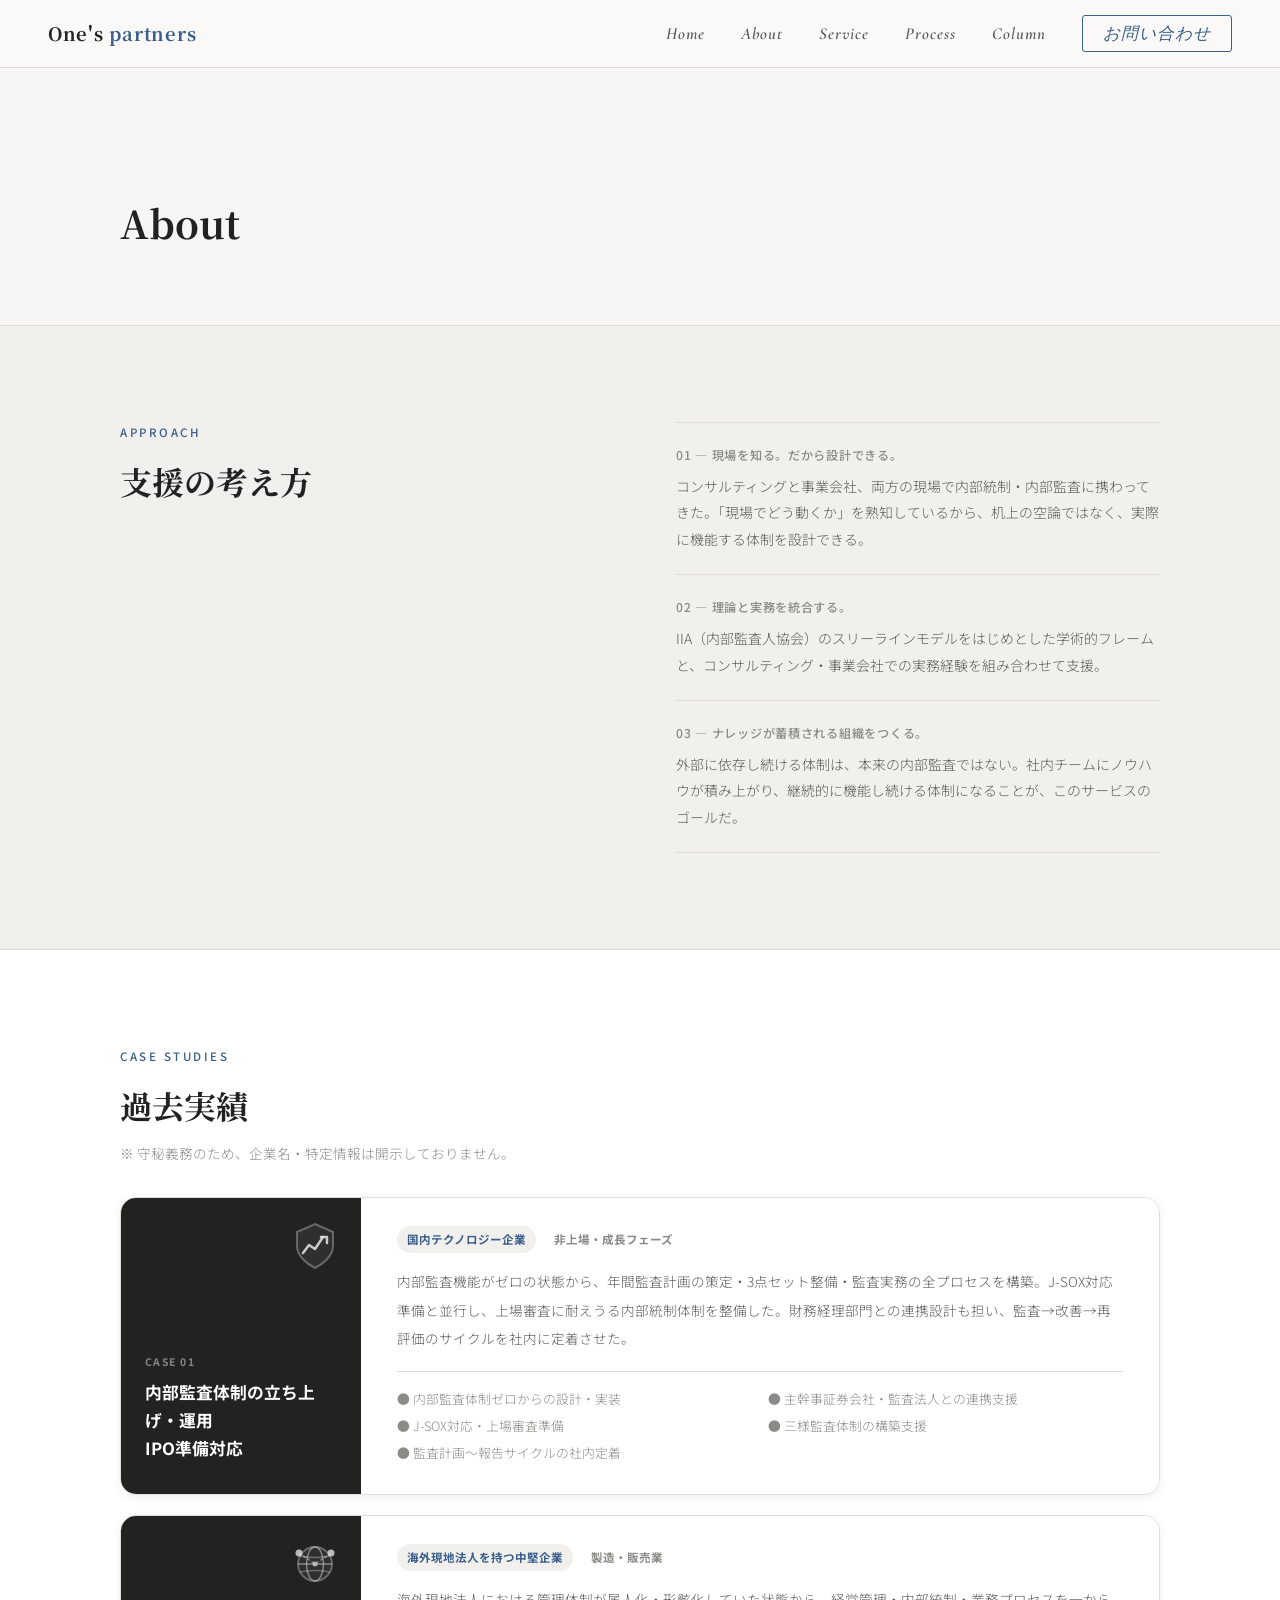
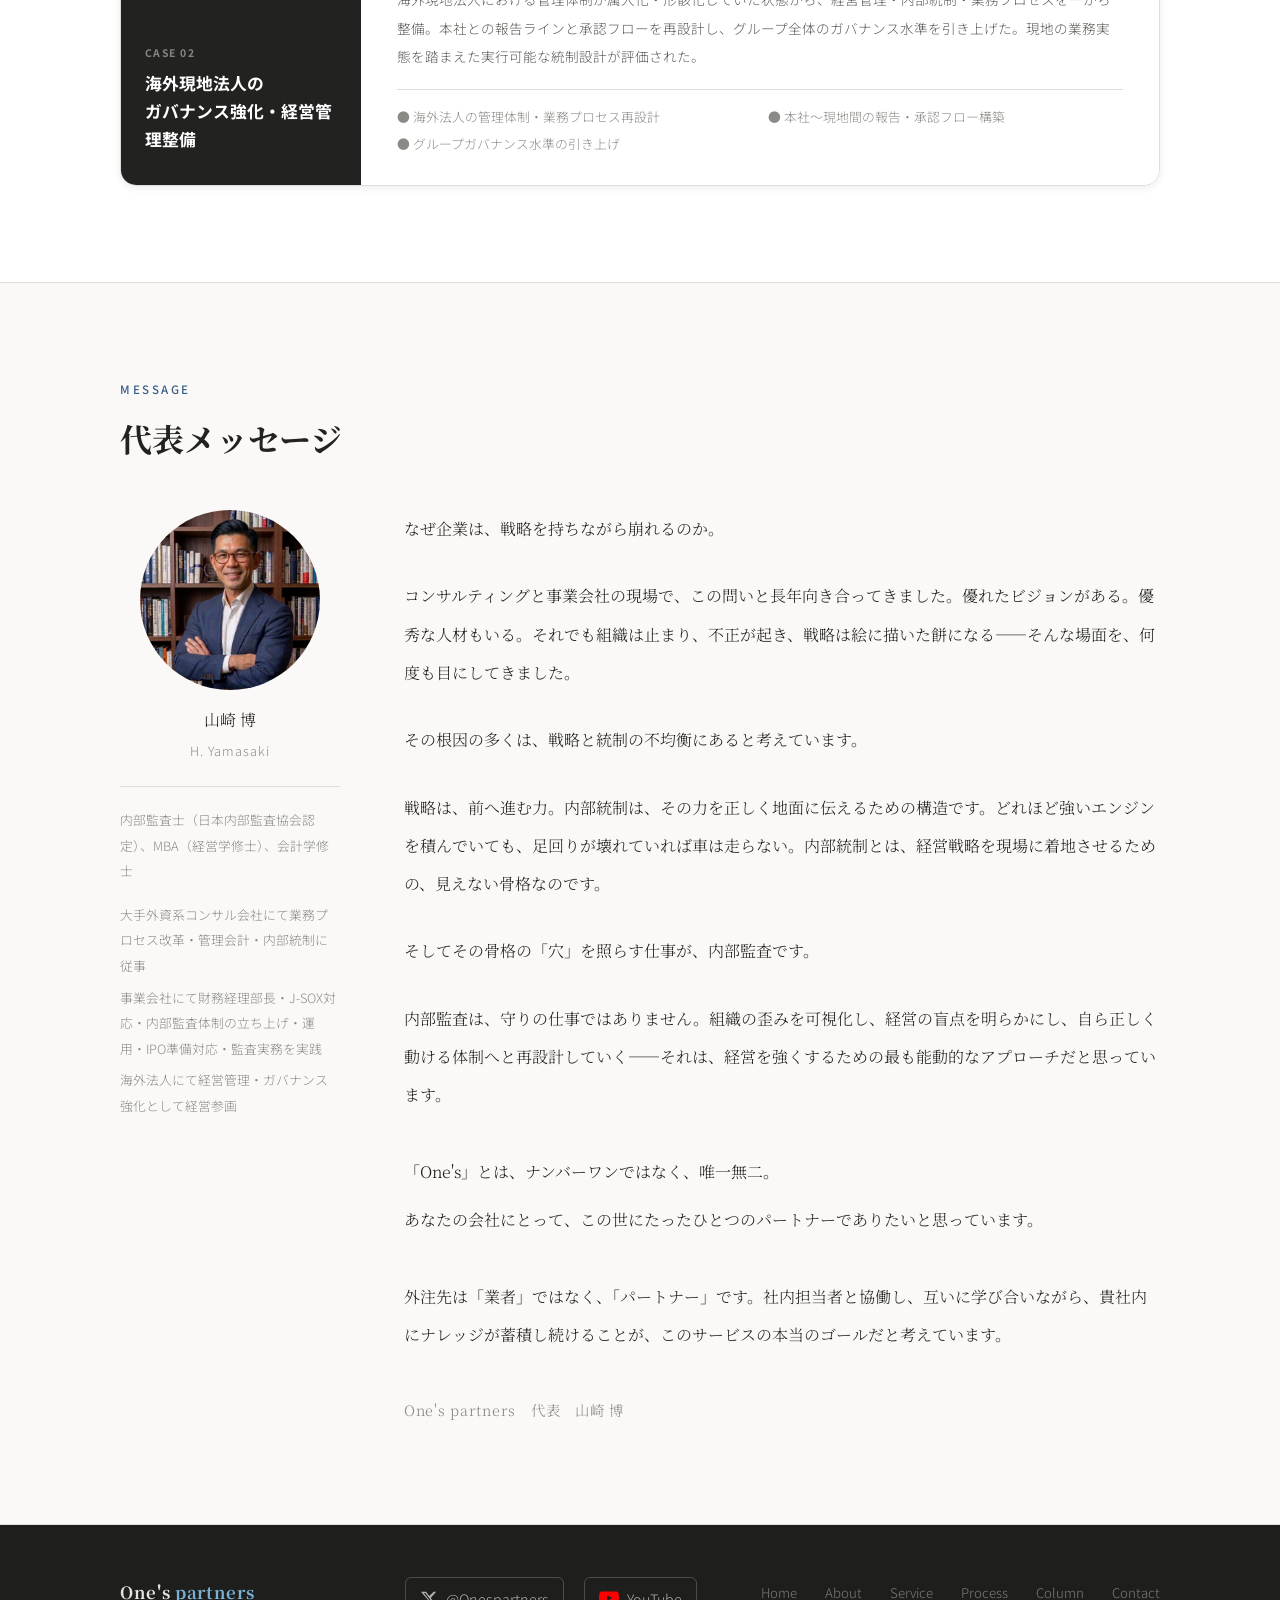
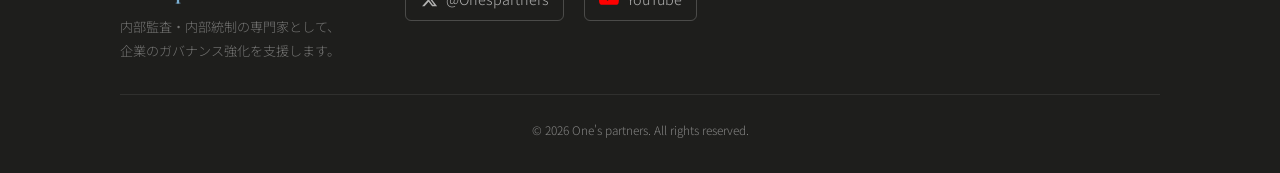
<file: about.html>
<!DOCTYPE html>
<html lang="ja">
<head>
  <meta charset="UTF-8">
  <meta name="viewport" content="width=device-width, initial-scale=1.0">
  <title>About | One's partners</title>
  <meta name="description" content="山崎博（H.Yamasaki）のプロフィール。会計大学院×MBA×内部監査士、J-SOX内部監査・内部統制専門コンサルタント。">
  <link rel="stylesheet" href="css/style.css">
</head>
<body>

<nav>
  <a href="index.html" class="nav-logo">One's<span> partners</span></a>
  <ul class="nav-links">
    <li><a href="index.html">Home</a></li>
    <li><a href="about.html">About</a></li>
    <li><a href="service.html">Service</a></li>
    <li><a href="process.html">Process</a></li>
    <li><a href="column.html">Column</a></li>
    <li><a href="contact.html" class="nav-cta">お問い合わせ</a></li>
  </ul>
</nav>

<div class="page-hero" style="background-image:url('https://images.unsplash.com/photo-1517502884422-41eaead166d4?auto=format&fit=crop&w=1600&q=80'); background-size:cover; background-position:center; position:relative; overflow:hidden;">
  <div style="position:absolute; inset:0; background:rgba(250,249,247,0.75); z-index:0; pointer-events:none;"></div>
  <div class="page-hero-inner" style="position:relative; z-index:1;">
    <h1 class="page-hero-title">About</h1>
  </div>
</div>

<!-- PHILOSOPHY -->
<div class="philosophy-section">
  <div class="philosophy-inner">
    <div>
      <p class="section-eyebrow">Approach</p>
      <h2 class="section-title">支援の考え方</h2>
    </div>
    <div class="philosophy-points">
      <div class="philosophy-point fade-up d-1">
        <p class="pp-num">01 — 現場を知る。だから設計できる。</p>
        <p class="pp-text">コンサルティングと事業会社、両方の現場で内部統制・内部監査に携わってきた。「現場でどう動くか」を熟知しているから、机上の空論ではなく、実際に機能する体制を設計できる。</p>
      </div>
      <div class="philosophy-point fade-up d-2">
        <p class="pp-num">02 — 理論と実務を統合する。</p>
        <p class="pp-text">IIA（内部監査人協会）のスリーラインモデルをはじめとした学術的フレームと、コンサルティング・事業会社での実務経験を組み合わせて支援。</p>
      </div>
      <div class="philosophy-point fade-up d-3">
        <p class="pp-num">03 — ナレッジが蓄積される組織をつくる。</p>
        <p class="pp-text">外部に依存し続ける体制は、本来の内部監査ではない。社内チームにノウハウが積み上がり、継続的に機能し続ける体制になることが、このサービスのゴールだ。</p>
      </div>
    </div>
  </div>
</div>

<!-- 支援実績 -->
<section style="background:#fff; border-top:1px solid var(--border);">
  <div class="section-inner">
    <p class="section-eyebrow">Case Studies</p>
    <h2 class="section-title" style="margin-bottom:12px;">過去実績</h2>
    <p style="font-size:0.85rem; color:var(--text-light); margin-bottom:32px;">※ 守秘義務のため、企業名・特定情報は開示しておりません。</p>
    <div style="display:flex; flex-direction:column; gap:20px;">

      <!-- Case 1 -->
      <div style="border:1px solid var(--border); border-radius:16px; overflow:hidden; box-shadow:var(--shadow-sm); display:grid; grid-template-columns:240px 1fr;">
        <div style="background:var(--navy); padding:32px 24px; position:relative; display:flex; flex-direction:column; justify-content:flex-end; min-height:180px;">
          <svg style="position:absolute; top:20px; right:18px; opacity:0.85;" width="56" height="56" viewBox="0 0 56 56" fill="none" xmlns="http://www.w3.org/2000/svg">
            <path d="M28 6 L46 14 L46 28 C46 38 36 46 28 50 C20 46 10 38 10 28 L10 14 Z" stroke="rgba(255,255,255,0.35)" stroke-width="2" fill="rgba(255,255,255,0.07)"/>
            <polyline points="16,35 22,27 28,31 36,19" stroke="rgba(255,255,255,0.9)" stroke-width="2.5" fill="none" stroke-linecap="round" stroke-linejoin="round"/>
            <polyline points="34,19 40,19 40,25" stroke="rgba(255,255,255,0.9)" stroke-width="2.5" fill="none" stroke-linecap="round" stroke-linejoin="round"/>
          </svg>
          <p style="font-size:0.65rem; font-weight:700; letter-spacing:0.14em; color:rgba(255,255,255,0.45); margin-bottom:8px;">CASE 01</p>
          <p style="font-size:1.05rem; font-weight:700; color:#fff; line-height:1.65;">内部監査体制の立ち上げ・運用<br>IPO準備対応</p>
        </div>
        <div style="padding:28px 36px; background:#fff;">
          <div style="display:flex; gap:8px; flex-wrap:wrap; margin-bottom:14px;">
            <span style="font-size:0.72rem; font-weight:700; color:var(--blue); background:var(--bg-blue); padding:3px 10px; border-radius:20px;">国内テクノロジー企業</span>
            <span style="font-size:0.72rem; font-weight:700; color:var(--text-light); background:var(--bg-gray); padding:3px 10px; border-radius:20px;">非上場・成長フェーズ</span>
          </div>
          <p style="font-size:0.85rem; color:var(--text-mid); line-height:2.1; margin-bottom:18px;">内部監査機能がゼロの状態から、年間監査計画の策定・3点セット整備・監査実務の全プロセスを構築。J-SOX対応準備と並行し、上場審査に耐えうる内部統制体制を整備した。財務経理部門との連携設計も担い、監査→改善→再評価のサイクルを社内に定着させた。</p>
          <div style="border-top:1px solid var(--border); padding-top:14px; display:grid; grid-template-columns:1fr 1fr; gap:0 16px; font-size:0.8rem; color:var(--text-light); line-height:2.1;">
            <p>● 内部監査体制ゼロからの設計・実装</p>
            <p>● 主幹事証券会社・監査法人との連携支援</p>
            <p>● J-SOX対応・上場審査準備</p>
            <p>● 三様監査体制の構築支援</p>
            <p>● 監査計画〜報告サイクルの社内定着</p>
          </div>
        </div>
      </div>

      <!-- Case 2 -->
      <div style="border:1px solid var(--border); border-radius:16px; overflow:hidden; box-shadow:var(--shadow-sm); display:grid; grid-template-columns:240px 1fr;">
        <div style="background:var(--navy); padding:32px 24px; position:relative; display:flex; flex-direction:column; justify-content:flex-end; min-height:180px;">
          <svg style="position:absolute; top:20px; right:18px; opacity:0.85;" width="56" height="56" viewBox="0 0 56 56" fill="none" xmlns="http://www.w3.org/2000/svg">
            <circle cx="28" cy="28" r="17" stroke="rgba(255,255,255,0.35)" stroke-width="2" fill="rgba(255,255,255,0.07)"/>
            <ellipse cx="28" cy="28" rx="8.5" ry="17" stroke="rgba(255,255,255,0.5)" stroke-width="1.5" fill="none"/>
            <line x1="11" y1="28" x2="45" y2="28" stroke="rgba(255,255,255,0.5)" stroke-width="1.5"/>
            <path d="M13 20 Q28 23 43 20" stroke="rgba(255,255,255,0.35)" stroke-width="1.5" fill="none"/>
            <path d="M13 36 Q28 33 43 36" stroke="rgba(255,255,255,0.35)" stroke-width="1.5" fill="none"/>
            <circle cx="12" cy="17" r="3.5" fill="rgba(255,255,255,0.8)"/>
            <circle cx="44" cy="17" r="3.5" fill="rgba(255,255,255,0.8)"/>
            <line x1="12" y1="17" x2="28" y2="28" stroke="rgba(255,255,255,0.5)" stroke-width="1.5" stroke-dasharray="3,2"/>
            <line x1="44" y1="17" x2="28" y2="28" stroke="rgba(255,255,255,0.5)" stroke-width="1.5" stroke-dasharray="3,2"/>
            <circle cx="28" cy="28" r="2.5" fill="rgba(255,255,255,0.7)"/>
          </svg>
          <p style="font-size:0.65rem; font-weight:700; letter-spacing:0.14em; color:rgba(255,255,255,0.45); margin-bottom:8px;">CASE 02</p>
          <p style="font-size:1.05rem; font-weight:700; color:#fff; line-height:1.65;">海外現地法人の<br>ガバナンス強化・経営管理整備</p>
        </div>
        <div style="padding:28px 36px; background:#fff;">
          <div style="display:flex; gap:8px; flex-wrap:wrap; margin-bottom:14px;">
            <span style="font-size:0.72rem; font-weight:700; color:var(--blue); background:var(--bg-blue); padding:3px 10px; border-radius:20px;">海外現地法人を持つ中堅企業</span>
            <span style="font-size:0.72rem; font-weight:700; color:var(--text-light); background:var(--bg-gray); padding:3px 10px; border-radius:20px;">製造・販売業</span>
          </div>
          <p style="font-size:0.85rem; color:var(--text-mid); line-height:2.1; margin-bottom:18px;">海外現地法人における管理体制が属人化・形骸化していた状態から、経営管理・内部統制・業務プロセスを一から整備。本社との報告ラインと承認フローを再設計し、グループ全体のガバナンス水準を引き上げた。現地の業務実態を踏まえた実行可能な統制設計が評価された。</p>
          <div style="border-top:1px solid var(--border); padding-top:14px; display:grid; grid-template-columns:1fr 1fr; gap:0 16px; font-size:0.8rem; color:var(--text-light); line-height:2.1;">
            <p>● 海外法人の管理体制・業務プロセス再設計</p>
            <p>● 本社〜現地間の報告・承認フロー構築</p>
            <p>● グループガバナンス水準の引き上げ</p>
          </div>
        </div>
      </div>

    </div>
  </div>
</section>

<!-- FOUNDER MESSAGE -->
<section style="background:var(--bg-gray); border-top:1px solid var(--border); border-bottom:1px solid var(--border);">
  <div class="section-inner">
    <p class="section-eyebrow">Message</p>
    <h2 class="section-title" style="margin-bottom:48px;">代表メッセージ</h2>
    <div style="display:grid; grid-template-columns:220px 1fr; gap:64px; align-items:start;">
      <div style="text-align:center;">
        <div style="width:180px; height:180px; border-radius:50%; overflow:hidden; margin:0 auto 16px;">
          <img src="images/profile-photo.jpg" alt="山崎博" style="width:100%;height:100%;object-fit:cover;">
        </div>
        <p style="font-family:'Noto Serif JP',serif; font-size:1rem; color:var(--text); margin-bottom:4px;">山崎 博</p>
        <p style="font-size:0.8rem; color:var(--text-light); letter-spacing:0.08em; margin-bottom:24px;">H. Yamasaki</p>
        <div style="text-align:left; font-size:0.8rem; color:var(--text-light); line-height:2; border-top:1px solid var(--border); padding-top:20px;">
          <p style="margin-bottom:18px;">内部監査士（日本内部監査協会認定）、MBA（経営学修士）、会計学修士</p>
          <p style="margin-bottom:6px;">大手外資系コンサル会社にて業務プロセス改革・管理会計・内部統制に従事</p>
          <p style="margin-bottom:6px;">事業会社にて財務経理部長・J-SOX対応・内部監査体制の立ち上げ・運用・IPO準備対応・監査実務を実践</p>
          <p>海外法人にて経営管理・ガバナンス強化として経営参画</p>
        </div>
      </div>
      <div style="font-family:'Noto Serif JP',serif; font-size:1rem; line-height:2.4; color:var(--text);">
        <p style="margin-bottom:1.8em;">なぜ企業は、戦略を持ちながら崩れるのか。</p>
        <p style="margin-bottom:1.8em;">コンサルティングと事業会社の現場で、この問いと長年向き合ってきました。優れたビジョンがある。優秀な人材もいる。それでも組織は止まり、不正が起き、戦略は絵に描いた餅になる——そんな場面を、何度も目にしてきました。</p>
        <p style="margin-bottom:1.8em;">その根因の多くは、戦略と統制の不均衡にあると考えています。</p>
        <p style="margin-bottom:1.8em;">戦略は、前へ進む力。内部統制は、その力を正しく地面に伝えるための構造です。どれほど強いエンジンを積んでいても、足回りが壊れていれば車は走らない。内部統制とは、経営戦略を現場に着地させるための、見えない骨格なのです。</p>
        <p style="margin-bottom:1.8em;">そしてその骨格の「穴」を照らす仕事が、内部監査です。</p>
        <p style="margin-bottom:2.4em;">内部監査は、守りの仕事ではありません。組織の歪みを可視化し、経営の盲点を明らかにし、自ら正しく動ける体制へと再設計していく——それは、経営を強くするための最も能動的なアプローチだと思っています。</p>
        <p style="margin-bottom:0.6em;">「One's」とは、ナンバーワンではなく、唯一無二。</p>
        <p style="margin-bottom:2.4em;">あなたの会社にとって、この世にたったひとつのパートナーでありたいと思っています。</p>
        <p style="margin-bottom:2.4em;">外注先は「業者」ではなく、「パートナー」です。社内担当者と協働し、互いに学び合いながら、貴社内にナレッジが蓄積し続けることが、このサービスの本当のゴールだと考えています。</p>
        <p style="font-size:0.9rem; color:var(--text-light); letter-spacing:0.05em;">One's partners　代表　山崎 博</p>
      </div>
    </div>
  </div>
</section>

<footer>
  <div class="footer-inner">
    <div class="footer-top">
      <div>
        <a href="index.html" class="footer-logo">One's<span> partners</span></a>
        <p class="footer-desc">内部監査・内部統制の専門家として、<br>企業のガバナンス強化を支援します。</p>
      </div>
      <div style="flex:1; display:flex; justify-content:center; align-items:center; gap:20px;">
        <a href="https://x.com/Onespartners" target="_blank" rel="noopener" style="display:inline-flex; align-items:center; gap:8px; font-size:0.9rem; color:rgba(255,255,255,0.65); text-decoration:none; padding:8px 14px; border:1px solid rgba(255,255,255,0.2); border-radius:6px;">
          <svg width="18" height="18" viewBox="0 0 24 24" fill="currentColor"><path d="M18.244 2.25h3.308l-7.227 8.26 8.502 11.24H16.17l-4.714-6.231-5.401 6.231H2.746l7.73-8.835L1.254 2.25H8.08l4.261 5.636 5.903-5.636zm-1.161 17.52h1.833L7.084 4.126H5.117z"/></svg>
          @Onespartners
        </a>
        <a href="https://www.youtube.com/@Onespartners" target="_blank" rel="noopener" style="display:inline-flex; align-items:center; gap:8px; font-size:0.9rem; color:rgba(255,255,255,0.65); text-decoration:none; padding:8px 14px; border:1px solid rgba(255,255,255,0.2); border-radius:6px;">
          <svg width="20" height="15" viewBox="0 0 24 17" fill="#FF0000"><path d="M23.495 2.205a3.02 3.02 0 0 0-2.122-2.136C19.505 0 12 0 12 0S4.495 0 2.627.069a3.02 3.02 0 0 0-2.122 2.136C0 4.069 0 8.035 0 8.035s0 3.966.505 5.83a3.02 3.02 0 0 0 2.122 2.136C4.495 16.07 12 16.07 12 16.07s7.505 0 9.373-.07a3.02 3.02 0 0 0 2.122-2.136C24 12 24 8.035 24 8.035s0-3.966-.505-5.83zM9.545 11.44V4.63l6.272 3.405-6.272 3.404z"/></svg>
          YouTube
        </a>
      </div>
      <ul class="footer-nav">
        <li><a href="index.html">Home</a></li>
    <li><a href="about.html">About</a></li>
        <li><a href="service.html">Service</a></li>
        <li><a href="process.html">Process</a></li>
        <li><a href="column.html">Column</a></li>
        <li><a href="contact.html">Contact</a></li>
      </ul>
    </div>
    <p class="footer-copy">© 2026 One's partners. All rights reserved.</p>
  </div>
</footer>

<script>
(function(){
  if (!window.IntersectionObserver) {
    document.querySelectorAll('.fade-up').forEach(function(el){ el.classList.add('is-visible'); });
    return;
  }
  var io = new IntersectionObserver(function(entries){
    entries.forEach(function(entry){
      if (entry.isIntersecting) { entry.target.classList.add('is-visible'); io.unobserve(entry.target); }
    });
  }, { threshold: 0.1, rootMargin: '0px 0px -30px 0px' });
  document.querySelectorAll('.fade-up').forEach(function(el){ io.observe(el); });
})();
</script>
</body>
</html>
</file>
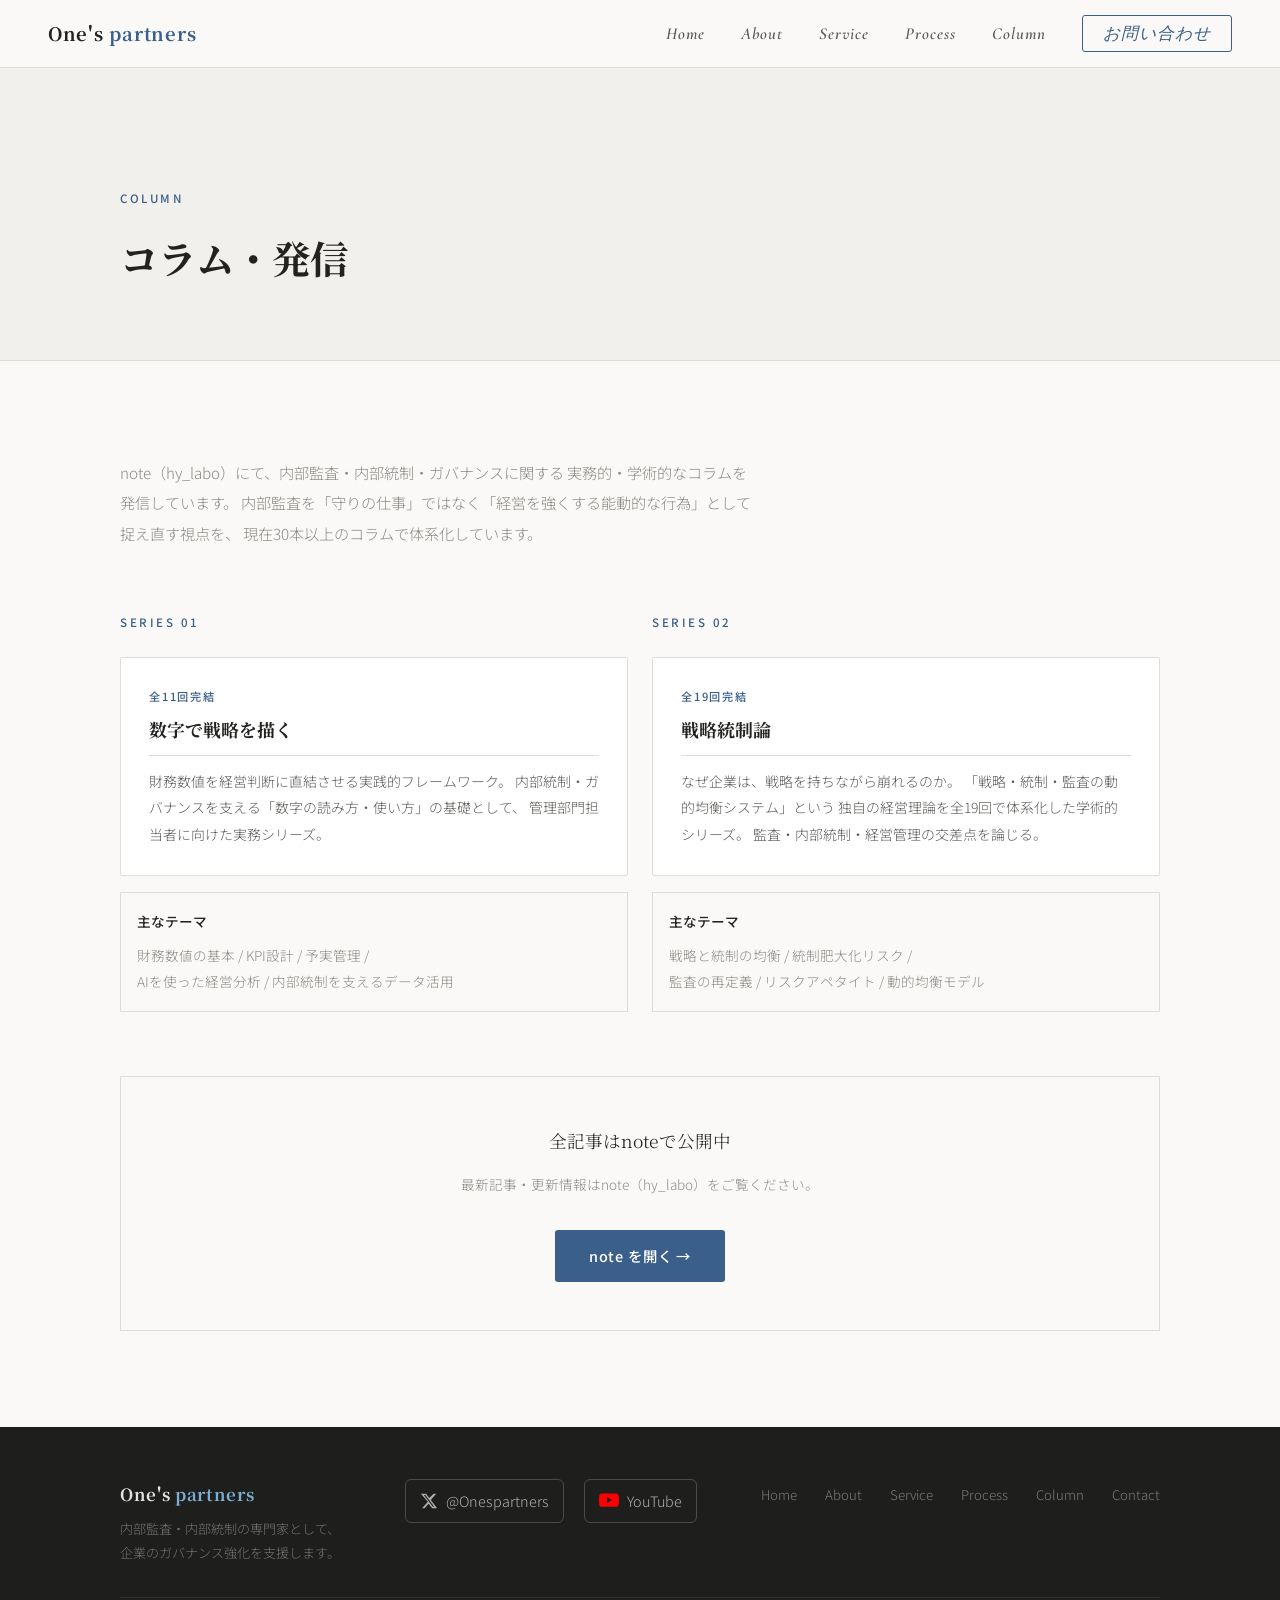
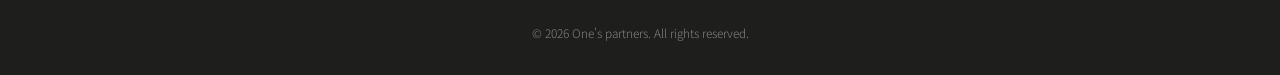
<file: column.html>
<!DOCTYPE html>
<html lang="ja">
<head>
  <meta charset="UTF-8">
  <meta name="viewport" content="width=device-width, initial-scale=1.0">
  <title>Column | One's partners</title>
  <meta name="description" content="One's partnersのコラム。戦略統制論・数字で戦略を描く、全30本の経営管理シリーズ。">
  <link rel="stylesheet" href="css/style.css">
</head>
<body>

<nav>
  <a href="index.html" class="nav-logo">One's<span> partners</span></a>
  <ul class="nav-links">
    <li><a href="index.html">Home</a></li>
    <li><a href="about.html">About</a></li>
    <li><a href="service.html">Service</a></li>
    <li><a href="process.html">Process</a></li>
    <li><a href="column.html">Column</a></li>
    <li><a href="contact.html" class="nav-cta">お問い合わせ</a></li>
  </ul>
</nav>

<div class="page-hero">
  <div class="page-hero-inner">
    <p class="page-hero-label">Column</p>
    <h1 class="page-hero-title">コラム・発信</h1>
  </div>
</div>

<section>
  <div class="section-inner">
    <p style="font-size:0.95rem; color:var(--text-light); line-height:2; max-width:640px; margin-bottom:64px;">
      note（hy_labo）にて、内部監査・内部統制・ガバナンスに関する
      実務的・学術的なコラムを発信しています。
      内部監査を「守りの仕事」ではなく「経営を強くする能動的な行為」として捉え直す視点を、
      現在30本以上のコラムで体系化しています。
    </p>

    <div class="column-grid" style="margin-bottom: 64px;">

      <div>
        <p class="section-label" style="margin-bottom:24px;">Series 01</p>
        <a href="https://note.com/hy_labo" target="_blank" rel="noopener" class="column-card">
          <p class="column-series">全11回完結</p>
          <h2 class="column-title">数字で戦略を描く</h2>
          <p class="column-desc">
            財務数値を経営判断に直結させる実践的フレームワーク。
            内部統制・ガバナンスを支える「数字の読み方・使い方」の基礎として、
            管理部門担当者に向けた実務シリーズ。
          </p>
        </a>
        <div style="margin-top:16px; padding:16px; background:var(--bg-gray); border:1px solid var(--border); font-size:0.85rem; color:var(--text-light); line-height:1.9;">
          <p style="font-weight:500; color:var(--text); margin-bottom:8px;">主なテーマ</p>
          財務数値の基本 / KPI設計 / 予実管理 /<br>
          AIを使った経営分析 / 内部統制を支えるデータ活用
        </div>
      </div>

      <div>
        <p class="section-label" style="margin-bottom:24px;">Series 02</p>
        <a href="https://note.com/hy_labo" target="_blank" rel="noopener" class="column-card">
          <p class="column-series">全19回完結</p>
          <h2 class="column-title">戦略統制論</h2>
          <p class="column-desc">
            なぜ企業は、戦略を持ちながら崩れるのか。
            「戦略・統制・監査の動的均衡システム」という
            独自の経営理論を全19回で体系化した学術的シリーズ。
            監査・内部統制・経営管理の交差点を論じる。
          </p>
        </a>
        <div style="margin-top:16px; padding:16px; background:var(--bg-gray); border:1px solid var(--border); font-size:0.85rem; color:var(--text-light); line-height:1.9;">
          <p style="font-weight:500; color:var(--text); margin-bottom:8px;">主なテーマ</p>
          戦略と統制の均衡 / 統制肥大化リスク /<br>
          監査の再定義 / リスクアペタイト / 動的均衡モデル
        </div>
      </div>

    </div>

    <div style="text-align:center; padding:48px; background:var(--bg-gray); border:1px solid var(--border);">
      <p style="font-family:'Noto Serif JP',serif; font-size:1.1rem; color:var(--navy); margin-bottom:16px;">
        全記事はnoteで公開中
      </p>
      <p style="font-size:0.85rem; color:var(--text-light); margin-bottom:32px; line-height:1.9;">
        最新記事・更新情報はnote（hy_labo）をご覧ください。
      </p>
      <a href="https://note.com/hy_labo" target="_blank" rel="noopener" class="hero-cta">
        note を開く →
      </a>
    </div>

  </div>
</section>

<footer>
  <div class="footer-inner">
    <div class="footer-top">
      <div>
        <a href="index.html" class="footer-logo">One's<span> partners</span></a>
        <p class="footer-desc">内部監査・内部統制の専門家として、<br>企業のガバナンス強化を支援します。</p>
      </div>
      <div style="flex:1; display:flex; justify-content:center; align-items:center; gap:20px;">
        <a href="https://x.com/Onespartners" target="_blank" rel="noopener" style="display:inline-flex; align-items:center; gap:8px; font-size:0.9rem; color:rgba(255,255,255,0.65); text-decoration:none; padding:8px 14px; border:1px solid rgba(255,255,255,0.2); border-radius:6px;">
          <svg width="18" height="18" viewBox="0 0 24 24" fill="currentColor"><path d="M18.244 2.25h3.308l-7.227 8.26 8.502 11.24H16.17l-4.714-6.231-5.401 6.231H2.746l7.73-8.835L1.254 2.25H8.08l4.261 5.636 5.903-5.636zm-1.161 17.52h1.833L7.084 4.126H5.117z"/></svg>
          @Onespartners
        </a>
        <a href="https://www.youtube.com/@Onespartners" target="_blank" rel="noopener" style="display:inline-flex; align-items:center; gap:8px; font-size:0.9rem; color:rgba(255,255,255,0.65); text-decoration:none; padding:8px 14px; border:1px solid rgba(255,255,255,0.2); border-radius:6px;">
          <svg width="20" height="15" viewBox="0 0 24 17" fill="#FF0000"><path d="M23.495 2.205a3.02 3.02 0 0 0-2.122-2.136C19.505 0 12 0 12 0S4.495 0 2.627.069a3.02 3.02 0 0 0-2.122 2.136C0 4.069 0 8.035 0 8.035s0 3.966.505 5.83a3.02 3.02 0 0 0 2.122 2.136C4.495 16.07 12 16.07 12 16.07s7.505 0 9.373-.07a3.02 3.02 0 0 0 2.122-2.136C24 12 24 8.035 24 8.035s0-3.966-.505-5.83zM9.545 11.44V4.63l6.272 3.405-6.272 3.404z"/></svg>
          YouTube
        </a>
      </div>
      <ul class="footer-nav">
        <li><a href="index.html">Home</a></li>
    <li><a href="about.html">About</a></li>
        <li><a href="service.html">Service</a></li>
        <li><a href="process.html">Process</a></li>
        <li><a href="column.html">Column</a></li>
        <li><a href="contact.html">Contact</a></li>
      </ul>
    </div>
    <p class="footer-copy">© 2026 One's partners. All rights reserved.</p>
  </div>
</footer>

</body>
</html>
</file>
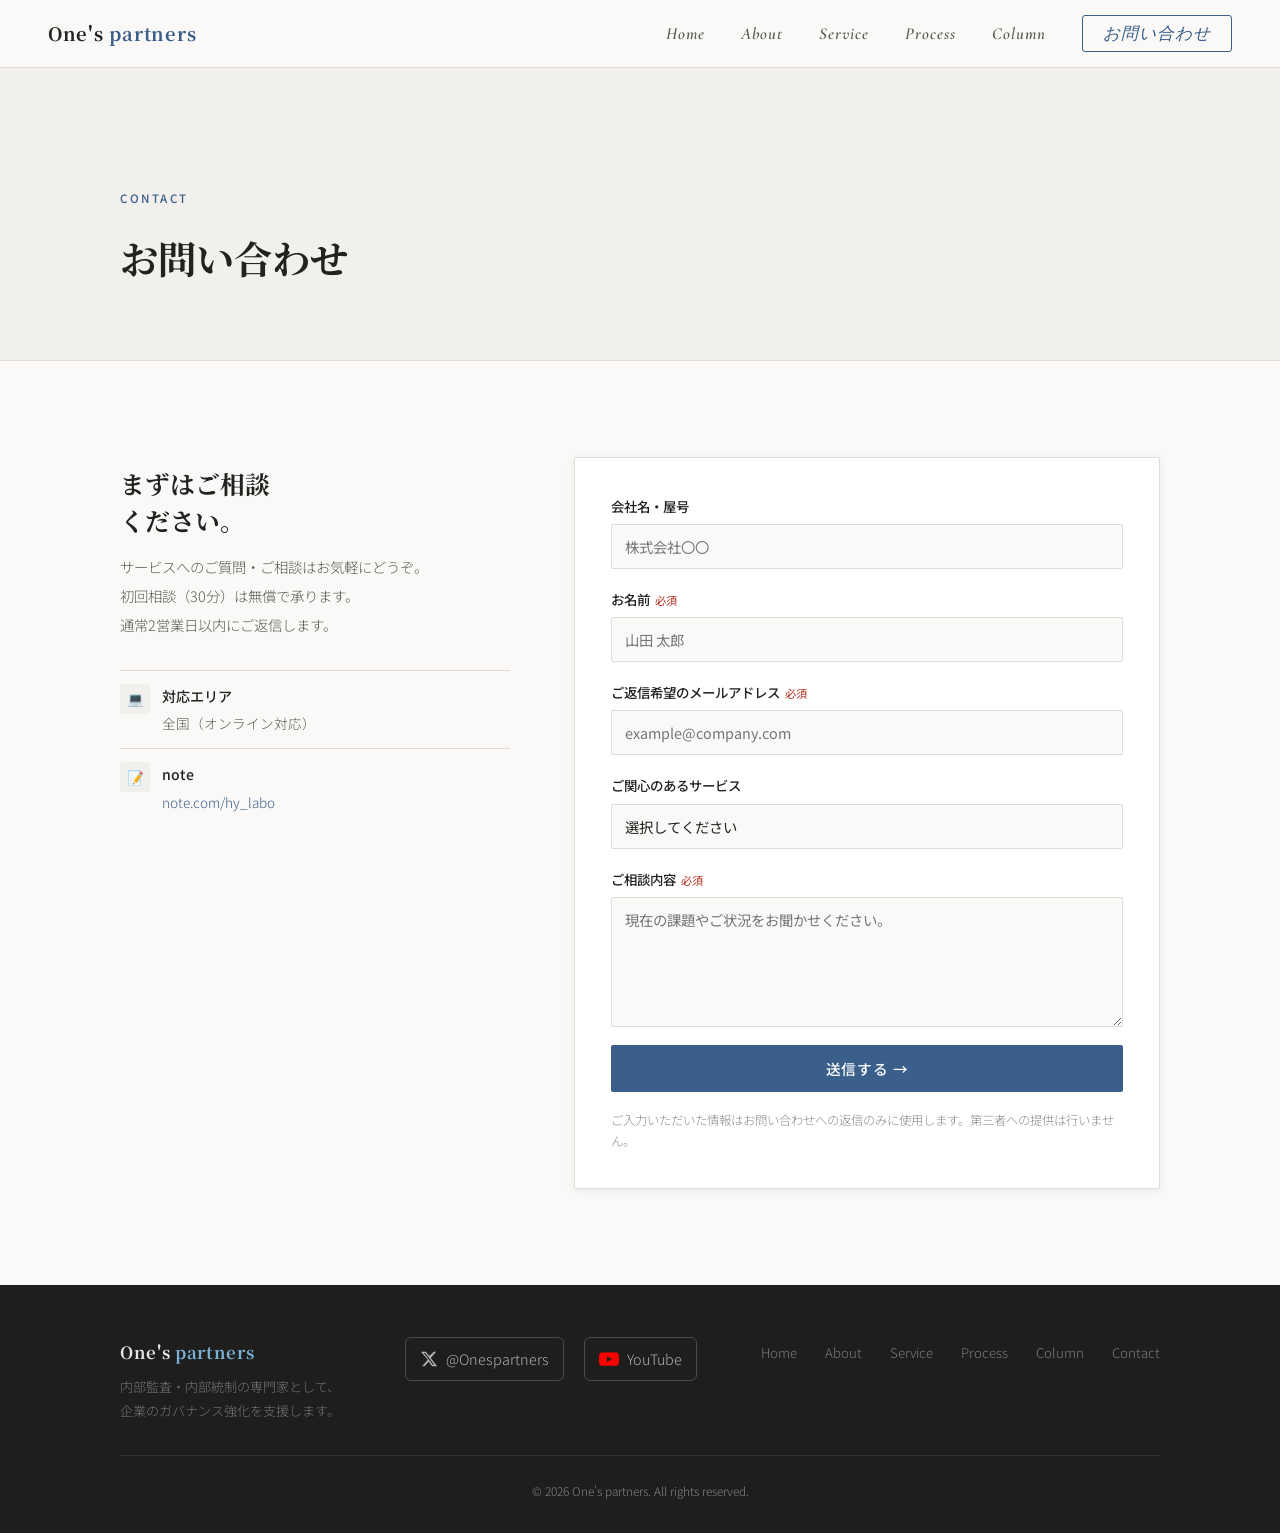
<file: contact.html>
<!DOCTYPE html>
<html lang="ja">
<head>
  <meta charset="UTF-8">
  <meta name="viewport" content="width=device-width, initial-scale=1.0">
  <title>Contact | One's partners</title>
  <meta name="description" content="One's partnersへのお問い合わせ。初回相談は無償です。">
  <link rel="stylesheet" href="css/style.css">
</head>
<body>

<nav>
  <a href="index.html" class="nav-logo">One's<span> partners</span></a>
  <ul class="nav-links">
    <li><a href="index.html">Home</a></li>
    <li><a href="about.html">About</a></li>
    <li><a href="service.html">Service</a></li>
    <li><a href="process.html">Process</a></li>
    <li><a href="column.html">Column</a></li>
    <li><a href="contact.html" class="nav-cta">お問い合わせ</a></li>
  </ul>
</nav>

<div class="page-hero">
  <div class="page-hero-inner">
    <p class="page-hero-eyebrow">Contact</p>
    <h1 class="page-hero-title">お問い合わせ</h1>
  </div>
</div>

<section class="contact-section">
  <div class="section-inner">
    <div class="contact-grid">

      <!-- LEFT INFO -->
      <div class="contact-info">
        <h2 class="contact-info-title">まずはご相談<br>ください。</h2>
        <p class="contact-info-lead">
          サービスへのご質問・ご相談はお気軽にどうぞ。<br>
          初回相談（30分）は無償で承ります。<br>
          通常2営業日以内にご返信します。
        </p>
        <div class="contact-info-item">
          <div class="contact-info-icon">💻</div>
          <div>
            <p style="font-weight:500; font-size:0.88rem; color:var(--navy); margin-bottom:2px;">対応エリア</p>
            <p style="font-size:0.85rem; color:var(--text-mid);">全国（オンライン対応）</p>
          </div>
        </div>
        <div class="contact-info-item">
          <div class="contact-info-icon">📝</div>
          <div>
            <p style="font-weight:500; font-size:0.88rem; color:var(--navy); margin-bottom:2px;">note</p>
            <p style="font-size:0.85rem; color:var(--text-mid);">
              <a href="https://note.com/hy_labo" target="_blank" rel="noopener" style="color:var(--blue); text-decoration:none;">note.com/hy_labo</a>
            </p>
          </div>
        </div>
      </div>

      <!-- RIGHT FORM -->
      <form class="contact-form" id="contactForm" onsubmit="sendMail(event)">
        <div class="form-group">
          <label class="form-label" for="company">会社名・屋号</label>
          <input class="form-input" type="text" id="company" placeholder="株式会社〇〇">
        </div>
        <div class="form-group">
          <label class="form-label" for="name">お名前<span class="form-req">必須</span></label>
          <input class="form-input" type="text" id="name" required placeholder="山田 太郎">
        </div>
        <div class="form-group">
          <label class="form-label" for="email">ご返信希望のメールアドレス<span class="form-req">必須</span></label>
          <input class="form-input" type="email" id="email" required placeholder="example@company.com">
        </div>
        <div class="form-group">
          <label class="form-label" for="service">ご関心のあるサービス</label>
          <select class="form-select" id="service">
            <option value="">選択してください</option>
            <option value="内部監査アウトソーシング">内部監査アウトソーシング</option>
            <option value="J-SOX対応支援">J-SOX対応支援</option>
            <option value="ガバナンス強化相談">ガバナンス強化相談</option>
            <option value="その他・まずは相談したい">その他・まずは相談したい</option>
          </select>
        </div>
        <div class="form-group">
          <label class="form-label" for="message">ご相談内容<span class="form-req">必須</span></label>
          <textarea class="form-textarea" id="message" required placeholder="現在の課題やご状況をお聞かせください。"></textarea>
        </div>
        <button type="submit" class="form-submit">送信する →</button>
        <p style="font-size:0.78rem; color:var(--text-light); line-height:1.7;">
          ご入力いただいた情報はお問い合わせへの返信のみに使用します。第三者への提供は行いません。
        </p>
      </form>

      <script>
      function sendMail(e) {
        e.preventDefault();
        var company = document.getElementById('company').value || '（未入力）';
        var name    = document.getElementById('name').value;
        var email   = document.getElementById('email').value;
        var service = document.getElementById('service').value || '（未選択）';
        var message = document.getElementById('message').value;

        var subject = encodeURIComponent('【One\'s partners】お問い合わせ：' + name + ' 様');
        var body = encodeURIComponent(
          '【会社名・屋号】\n' + company + '\n\n' +
          '【お名前】\n' + name + '\n\n' +
          '【返信先メールアドレス】\n' + email + '\n\n' +
          '【ご関心のあるサービス】\n' + service + '\n\n' +
          '【ご相談内容】\n' + message + '\n\n' +
          '---\nOne\'s partners お問い合わせフォームより'
        );

        window.location.href = 'mailto:sounds.of.blackbeauty.0830@gmail.com?subject=' + subject + '&body=' + body;
      }
      </script>

    </div>
  </div>
</section>

<footer>
  <div class="footer-inner">
    <div class="footer-top">
      <div>
        <a href="index.html" class="footer-logo">One's<span> partners</span></a>
        <p class="footer-desc">内部監査・内部統制の専門家として、<br>企業のガバナンス強化を支援します。</p>
      </div>
      <div style="flex:1; display:flex; justify-content:center; align-items:center; gap:20px;">
        <a href="https://x.com/Onespartners" target="_blank" rel="noopener" style="display:inline-flex; align-items:center; gap:8px; font-size:0.9rem; color:rgba(255,255,255,0.65); text-decoration:none; padding:8px 14px; border:1px solid rgba(255,255,255,0.2); border-radius:6px;">
          <svg width="18" height="18" viewBox="0 0 24 24" fill="currentColor"><path d="M18.244 2.25h3.308l-7.227 8.26 8.502 11.24H16.17l-4.714-6.231-5.401 6.231H2.746l7.73-8.835L1.254 2.25H8.08l4.261 5.636 5.903-5.636zm-1.161 17.52h1.833L7.084 4.126H5.117z"/></svg>
          @Onespartners
        </a>
        <a href="https://www.youtube.com/@Onespartners" target="_blank" rel="noopener" style="display:inline-flex; align-items:center; gap:8px; font-size:0.9rem; color:rgba(255,255,255,0.65); text-decoration:none; padding:8px 14px; border:1px solid rgba(255,255,255,0.2); border-radius:6px;">
          <svg width="20" height="15" viewBox="0 0 24 17" fill="#FF0000"><path d="M23.495 2.205a3.02 3.02 0 0 0-2.122-2.136C19.505 0 12 0 12 0S4.495 0 2.627.069a3.02 3.02 0 0 0-2.122 2.136C0 4.069 0 8.035 0 8.035s0 3.966.505 5.83a3.02 3.02 0 0 0 2.122 2.136C4.495 16.07 12 16.07 12 16.07s7.505 0 9.373-.07a3.02 3.02 0 0 0 2.122-2.136C24 12 24 8.035 24 8.035s0-3.966-.505-5.83zM9.545 11.44V4.63l6.272 3.405-6.272 3.404z"/></svg>
          YouTube
        </a>
      </div>
      <ul class="footer-nav">
        <li><a href="index.html">Home</a></li>
    <li><a href="about.html">About</a></li>
        <li><a href="service.html">Service</a></li>
        <li><a href="process.html">Process</a></li>
        <li><a href="column.html">Column</a></li>
        <li><a href="contact.html">Contact</a></li>
      </ul>
    </div>
    <p class="footer-copy">© 2026 One's partners. All rights reserved.</p>
  </div>
</footer>

</body>
</html>
</file>
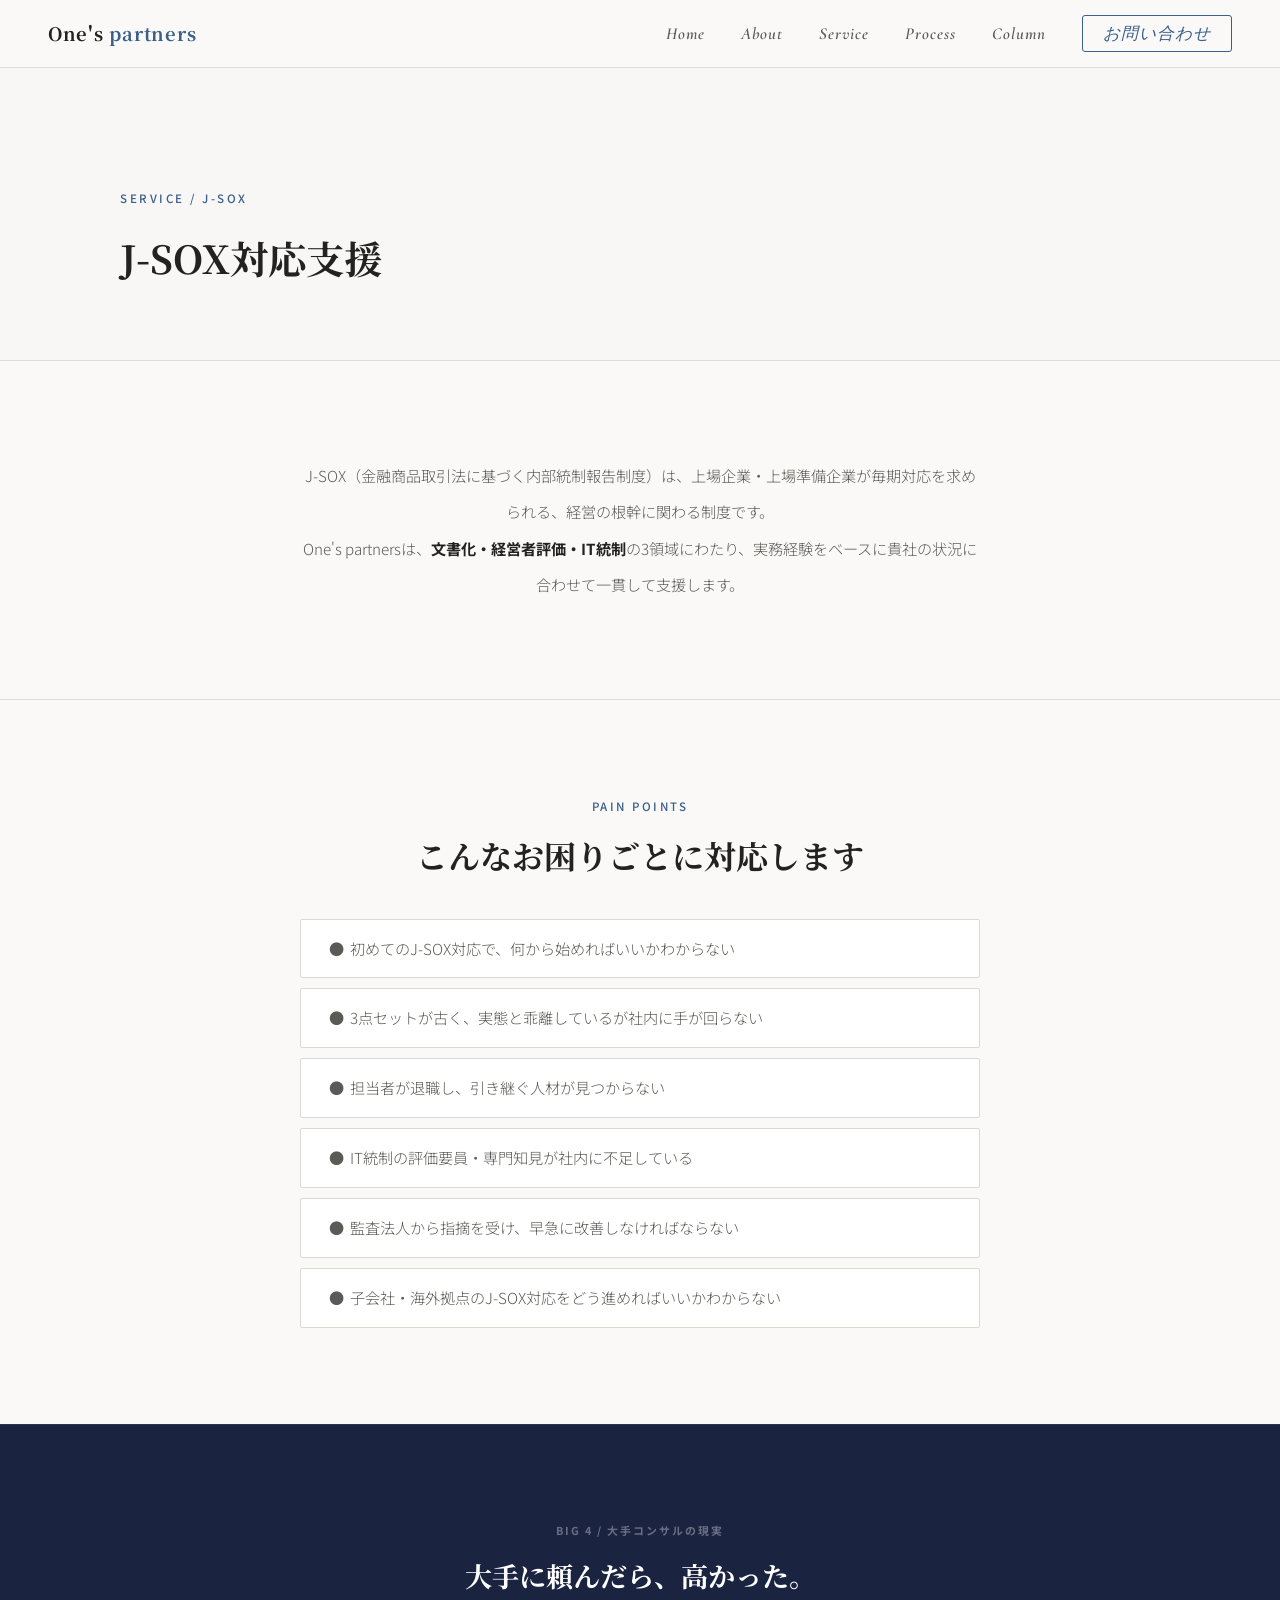
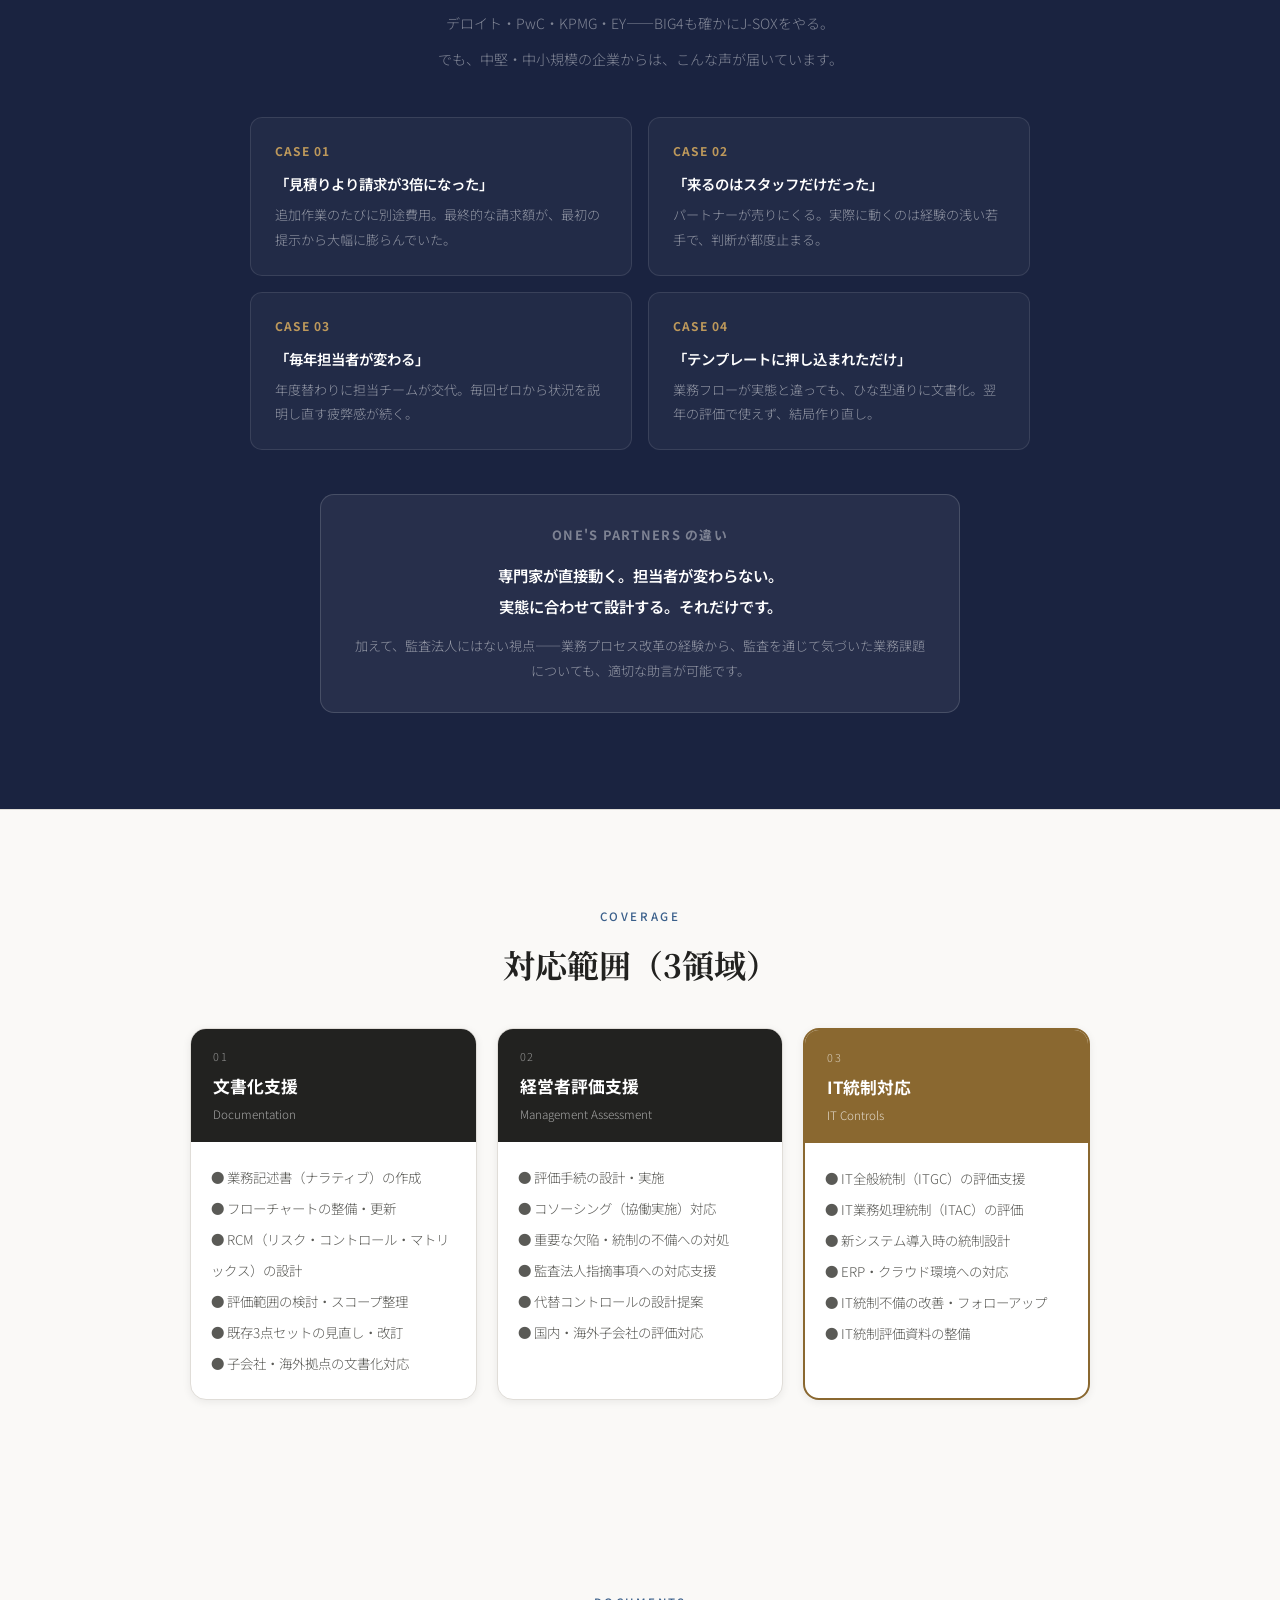
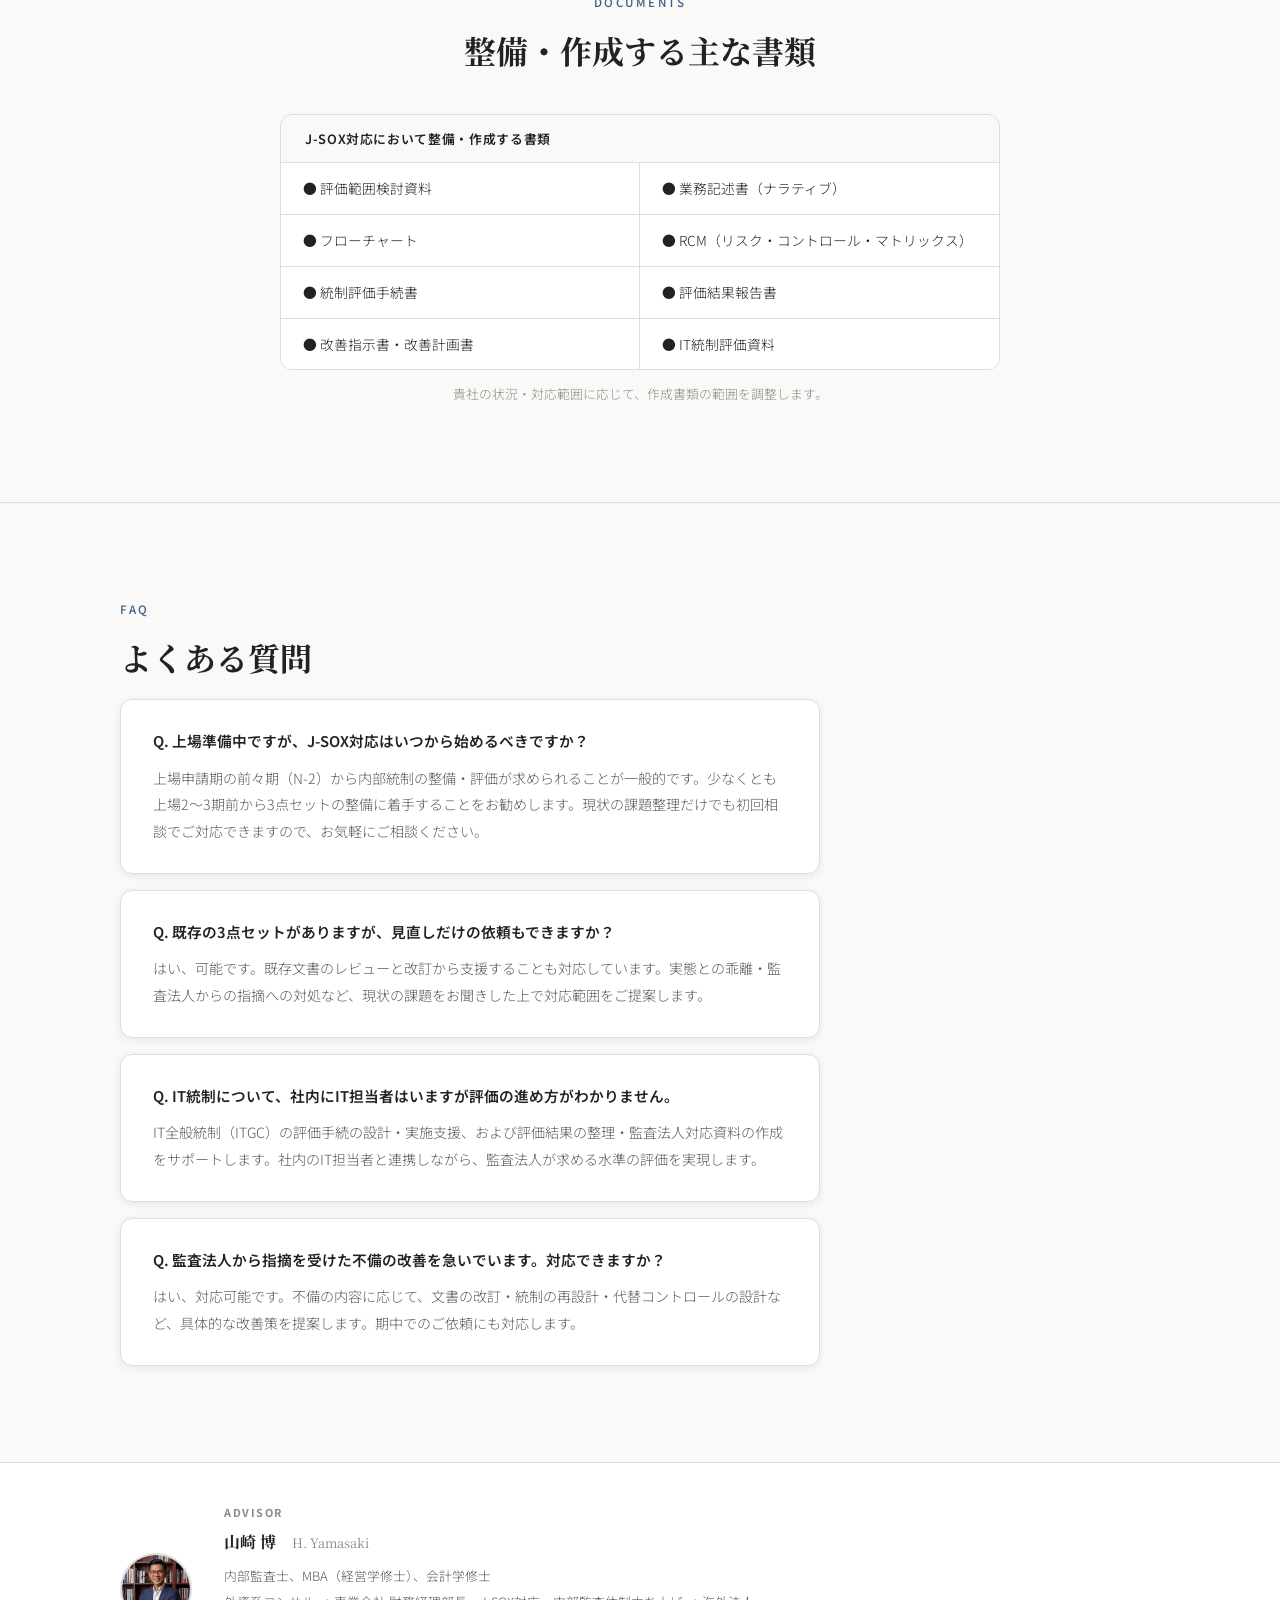
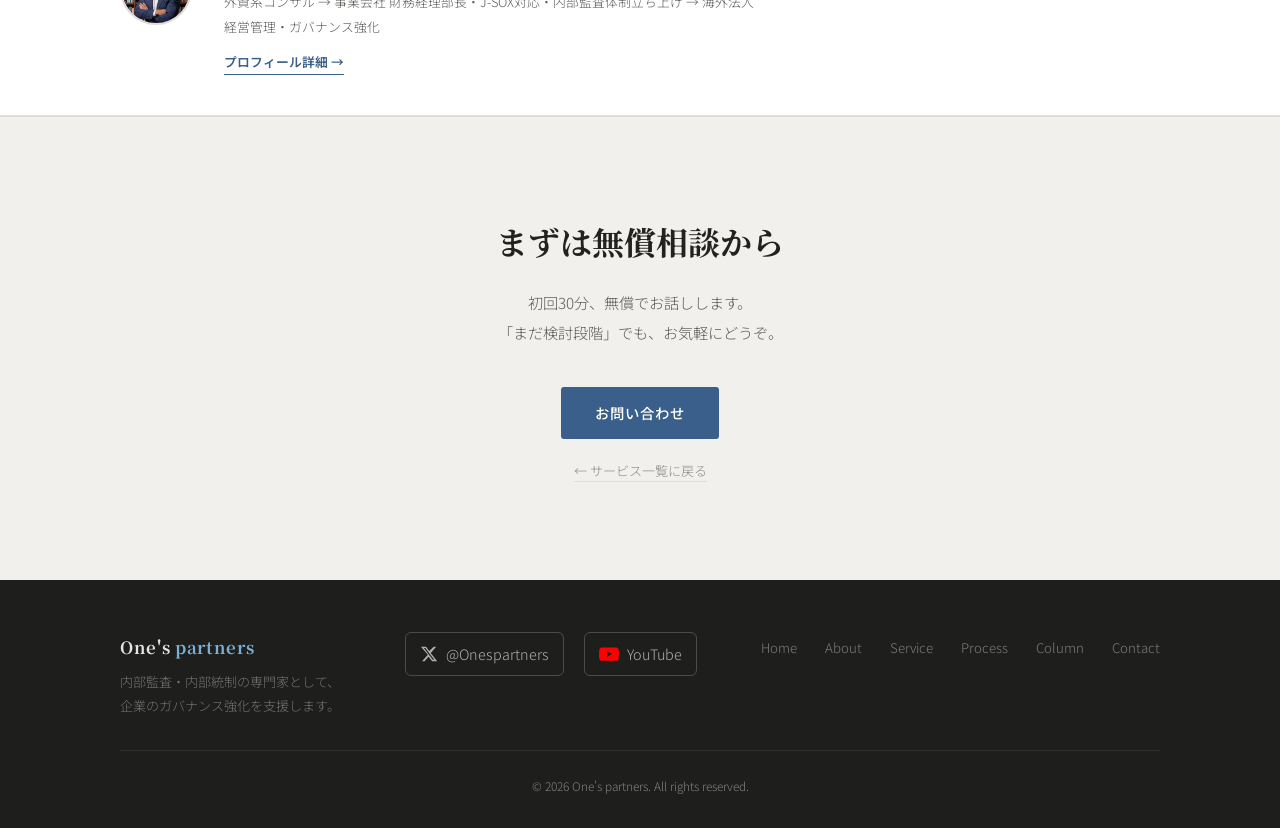
<file: jsox.html>
<!DOCTYPE html>
<html lang="ja">
<head>
  <meta charset="UTF-8">
  <meta name="viewport" content="width=device-width, initial-scale=1.0">
  <title>J-SOX対応支援 | One's partners</title>
  <meta name="description" content="J-SOX（金融商品取引法に基づく内部統制報告制度）の対応を専門支援。文書化（3点セット）・経営者評価・IT統制の3領域をカバー。上場準備から既存体制の改善まで。初回相談（30分）無償。">
  <link rel="stylesheet" href="css/style.css">
</head>
<body>

<nav>
  <a href="index.html" class="nav-logo">One's<span> partners</span></a>
  <ul class="nav-links">
    <li><a href="index.html">Home</a></li>
    <li><a href="about.html">About</a></li>
    <li><a href="service.html">Service</a></li>
    <li><a href="process.html">Process</a></li>
    <li><a href="column.html">Column</a></li>
    <li><a href="contact.html" class="nav-cta">お問い合わせ</a></li>
  </ul>
</nav>

<div class="page-hero" style="background-image:url('https://images.unsplash.com/photo-1450101499163-c8848c66ca85?auto=format&fit=crop&w=1600&q=80'); background-size:cover; background-position:center; position:relative; overflow:hidden;">
  <div style="position:absolute; inset:0; background:rgba(250,249,247,0.87); z-index:0; pointer-events:none;"></div>
  <div class="page-hero-inner" style="position:relative; z-index:1;">
    <p class="page-hero-eyebrow">Service / J-SOX</p>
    <h1 class="page-hero-title">J-SOX対応支援</h1>
  </div>
</div>

<!-- INTRO -->
<section style="background:var(--bg-gray); border-bottom:1px solid var(--border);">
  <div class="section-inner">
    <p style="font-size:0.95rem; color:var(--text-mid); line-height:2.4; max-width:680px; text-align:center; margin:0 auto;">
      J-SOX（金融商品取引法に基づく内部統制報告制度）は、上場企業・上場準備企業が毎期対応を求められる、経営の根幹に関わる制度です。<br>
      One's partnersは、<strong style="color:var(--navy);">文書化・経営者評価・IT統制</strong>の3領域にわたり、実務経験をベースに貴社の状況に合わせて一貫して支援します。
    </p>
  </div>
</section>

<!-- PAIN POINTS -->
<section>
  <div class="section-inner">
    <p class="section-eyebrow" style="text-align:center;">Pain Points</p>
    <h2 class="section-title" style="text-align:center; margin-bottom:40px;">こんなお困りごとに対応します</h2>
    <div class="horror-list" style="max-width:680px; margin:0 auto;">
      <div class="horror-item fade-up d-1">● &nbsp;初めてのJ-SOX対応で、何から始めればいいかわからない</div>
      <div class="horror-item fade-up d-2">● &nbsp;3点セットが古く、実態と乖離しているが社内に手が回らない</div>
      <div class="horror-item fade-up d-3">● &nbsp;担当者が退職し、引き継ぐ人材が見つからない</div>
      <div class="horror-item fade-up d-4">● &nbsp;IT統制の評価要員・専門知見が社内に不足している</div>
      <div class="horror-item fade-up d-5">● &nbsp;監査法人から指摘を受け、早急に改善しなければならない</div>
      <div class="horror-item fade-up d-6">● &nbsp;子会社・海外拠点のJ-SOX対応をどう進めればいいかわからない</div>
    </div>
  </div>
</section>

<!-- BIG4 HORROR -->
<section style="background:#1a2340; border-top:1px solid rgba(255,255,255,0.08);">
  <div class="section-inner">
    <p style="font-size:0.68rem; font-weight:700; letter-spacing:0.18em; color:rgba(255,255,255,0.35); text-transform:uppercase; text-align:center; margin-bottom:12px;">Big 4 / 大手コンサルの現実</p>
    <h2 style="font-family:'Noto Serif JP',serif; font-size:clamp(1.25rem,2.5vw,1.7rem); font-weight:700; color:#fff; text-align:center; margin-bottom:8px;">大手に頼んだら、高かった。</h2>
    <p style="font-size:0.88rem; color:rgba(255,255,255,0.45); text-align:center; margin-bottom:8px; line-height:2;">デロイト・PwC・KPMG・EY——BIG4も確かにJ-SOXをやる。</p>
    <p style="font-size:0.88rem; color:rgba(255,255,255,0.45); text-align:center; margin-bottom:44px; line-height:2;">でも、中堅・中小規模の企業からは、こんな声が届いています。</p>

    <div style="display:grid; grid-template-columns:1fr 1fr; gap:16px; max-width:780px; margin:0 auto 44px;">
      <div style="background:rgba(255,255,255,0.04); border:1px solid rgba(255,255,255,0.1); border-radius:12px; padding:22px 24px;">
        <p style="font-size:0.75rem; font-weight:700; letter-spacing:0.1em; color:rgba(255,200,100,0.7); margin-bottom:10px;">CASE 01</p>
        <p style="font-size:0.9rem; font-weight:600; color:#fff; margin-bottom:8px; line-height:1.6;">「見積りより請求が3倍になった」</p>
        <p style="font-size:0.82rem; color:rgba(255,255,255,0.5); line-height:1.9;">追加作業のたびに別途費用。最終的な請求額が、最初の提示から大幅に膨らんでいた。</p>
      </div>
      <div style="background:rgba(255,255,255,0.04); border:1px solid rgba(255,255,255,0.1); border-radius:12px; padding:22px 24px;">
        <p style="font-size:0.75rem; font-weight:700; letter-spacing:0.1em; color:rgba(255,200,100,0.7); margin-bottom:10px;">CASE 02</p>
        <p style="font-size:0.9rem; font-weight:600; color:#fff; margin-bottom:8px; line-height:1.6;">「来るのはスタッフだけだった」</p>
        <p style="font-size:0.82rem; color:rgba(255,255,255,0.5); line-height:1.9;">パートナーが売りにくる。実際に動くのは経験の浅い若手で、判断が都度止まる。</p>
      </div>
      <div style="background:rgba(255,255,255,0.04); border:1px solid rgba(255,255,255,0.1); border-radius:12px; padding:22px 24px;">
        <p style="font-size:0.75rem; font-weight:700; letter-spacing:0.1em; color:rgba(255,200,100,0.7); margin-bottom:10px;">CASE 03</p>
        <p style="font-size:0.9rem; font-weight:600; color:#fff; margin-bottom:8px; line-height:1.6;">「毎年担当者が変わる」</p>
        <p style="font-size:0.82rem; color:rgba(255,255,255,0.5); line-height:1.9;">年度替わりに担当チームが交代。毎回ゼロから状況を説明し直す疲弊感が続く。</p>
      </div>
      <div style="background:rgba(255,255,255,0.04); border:1px solid rgba(255,255,255,0.1); border-radius:12px; padding:22px 24px;">
        <p style="font-size:0.75rem; font-weight:700; letter-spacing:0.1em; color:rgba(255,200,100,0.7); margin-bottom:10px;">CASE 04</p>
        <p style="font-size:0.9rem; font-weight:600; color:#fff; margin-bottom:8px; line-height:1.6;">「テンプレートに押し込まれただけ」</p>
        <p style="font-size:0.82rem; color:rgba(255,255,255,0.5); line-height:1.9;">業務フローが実態と違っても、ひな型通りに文書化。翌年の評価で使えず、結局作り直し。</p>
      </div>
    </div>

    <div style="max-width:640px; margin:0 auto; background:rgba(255,255,255,0.06); border:1px solid rgba(255,255,255,0.15); border-radius:14px; padding:28px 32px; text-align:center;">
      <p style="font-size:0.8rem; font-weight:700; letter-spacing:0.1em; color:rgba(255,255,255,0.4); margin-bottom:14px; text-transform:uppercase;">One's partners の違い</p>
      <p style="font-size:0.96rem; font-weight:600; color:#fff; line-height:2; margin-bottom:12px;">専門家が直接動く。担当者が変わらない。<br>実態に合わせて設計する。それだけです。</p>
      <p style="font-size:0.82rem; color:rgba(255,255,255,0.5); line-height:1.9;">加えて、監査法人にはない視点——業務プロセス改革の経験から、監査を通じて気づいた業務課題についても、適切な助言が可能です。</p>
    </div>
  </div>
</section>

<!-- 3 PILLARS -->
<section style="background:var(--bg-gray); border-top:1px solid var(--border);">
  <div class="section-inner">
    <p class="section-eyebrow" style="text-align:center;">Coverage</p>
    <h2 class="section-title" style="text-align:center; margin-bottom:40px;">対応範囲（3領域）</h2>
    <div style="display:grid; grid-template-columns:1fr 1fr 1fr; gap:20px; max-width:900px; margin:0 auto;">

      <div style="background:#fff; border:1px solid var(--border); border-radius:16px; overflow:hidden; box-shadow:var(--shadow-sm);">
        <div style="background:var(--navy); padding:18px 22px;">
          <p style="font-size:0.68rem; color:rgba(255,255,255,0.5); letter-spacing:0.14em; margin-bottom:4px;">01</p>
          <p style="font-size:1.05rem; font-weight:700; color:#fff; margin-bottom:2px;">文書化支援</p>
          <p style="font-size:0.73rem; color:rgba(255,255,255,0.6);">Documentation</p>
        </div>
        <div style="padding:20px; font-size:0.84rem; color:var(--text-mid); line-height:2.3;">
          <p>● 業務記述書（ナラティブ）の作成</p>
          <p>● フローチャートの整備・更新</p>
          <p>● RCM（リスク・コントロール・マトリックス）の設計</p>
          <p>● 評価範囲の検討・スコープ整理</p>
          <p>● 既存3点セットの見直し・改訂</p>
          <p>● 子会社・海外拠点の文書化対応</p>
        </div>
      </div>

      <div style="background:#fff; border:1px solid var(--border); border-radius:16px; overflow:hidden; box-shadow:var(--shadow-sm);">
        <div style="background:var(--navy); padding:18px 22px;">
          <p style="font-size:0.68rem; color:rgba(255,255,255,0.5); letter-spacing:0.14em; margin-bottom:4px;">02</p>
          <p style="font-size:1.05rem; font-weight:700; color:#fff; margin-bottom:2px;">経営者評価支援</p>
          <p style="font-size:0.73rem; color:rgba(255,255,255,0.6);">Management Assessment</p>
        </div>
        <div style="padding:20px; font-size:0.84rem; color:var(--text-mid); line-height:2.3;">
          <p>● 評価手続の設計・実施</p>
          <p>● コソーシング（協働実施）対応</p>
          <p>● 重要な欠陥・統制の不備への対処</p>
          <p>● 監査法人指摘事項への対応支援</p>
          <p>● 代替コントロールの設計提案</p>
          <p>● 国内・海外子会社の評価対応</p>
        </div>
      </div>

      <div style="background:#fff; border:2px solid var(--gold); border-radius:16px; overflow:hidden; box-shadow:var(--shadow-sm);">
        <div style="background:var(--gold); padding:18px 22px;">
          <p style="font-size:0.68rem; color:rgba(255,255,255,0.65); letter-spacing:0.14em; margin-bottom:4px;">03</p>
          <p style="font-size:1.05rem; font-weight:700; color:#fff; margin-bottom:2px;">IT統制対応</p>
          <p style="font-size:0.73rem; color:rgba(255,255,255,0.75);">IT Controls</p>
        </div>
        <div style="padding:20px; font-size:0.84rem; color:var(--text-mid); line-height:2.3;">
          <p>● IT全般統制（ITGC）の評価支援</p>
          <p>● IT業務処理統制（ITAC）の評価</p>
          <p>● 新システム導入時の統制設計</p>
          <p>● ERP・クラウド環境への対応</p>
          <p>● IT統制不備の改善・フォローアップ</p>
          <p>● IT統制評価資料の整備</p>
        </div>
      </div>

    </div>
  </div>
</section>

<!-- DOCUMENTS -->
<section>
  <div class="section-inner">
    <p class="section-eyebrow" style="text-align:center;">Documents</p>
    <h2 class="section-title" style="text-align:center; margin-bottom:40px;">整備・作成する主な書類</h2>
    <div style="max-width:720px; margin:0 auto; border:1px solid var(--border); border-radius:12px; overflow:hidden;">
      <div style="background:var(--bg-gray); padding:12px 24px; font-size:0.8rem; font-weight:600; color:var(--navy); letter-spacing:0.05em; border-bottom:1px solid var(--border);">J-SOX対応において整備・作成する書類</div>
      <div style="display:grid; grid-template-columns:1fr 1fr; background:#fff;">
        <div style="padding:13px 22px; border-bottom:1px solid var(--border); border-right:1px solid var(--border); font-size:0.86rem;">● 評価範囲検討資料</div>
        <div style="padding:13px 22px; border-bottom:1px solid var(--border); font-size:0.86rem;">● 業務記述書（ナラティブ）</div>
        <div style="padding:13px 22px; border-bottom:1px solid var(--border); border-right:1px solid var(--border); font-size:0.86rem;">● フローチャート</div>
        <div style="padding:13px 22px; border-bottom:1px solid var(--border); font-size:0.86rem;">● RCM（リスク・コントロール・マトリックス）</div>
        <div style="padding:13px 22px; border-bottom:1px solid var(--border); border-right:1px solid var(--border); font-size:0.86rem;">● 統制評価手続書</div>
        <div style="padding:13px 22px; border-bottom:1px solid var(--border); font-size:0.86rem;">● 評価結果報告書</div>
        <div style="padding:13px 22px; border-right:1px solid var(--border); font-size:0.86rem;">● 改善指示書・改善計画書</div>
        <div style="padding:13px 22px; font-size:0.86rem;">● IT統制評価資料</div>
      </div>
    </div>
    <p style="text-align:center; font-size:0.8rem; color:var(--text-light); margin-top:12px;">貴社の状況・対応範囲に応じて、作成書類の範囲を調整します。</p>
  </div>
</section>

<!-- FAQ -->
<section style="background:var(--bg-gray); border-top:1px solid var(--border);">
  <div class="section-inner">
    <p class="section-eyebrow">FAQ</p>
    <h2 class="section-title">よくある質問</h2>
    <div style="display:grid; gap:16px; max-width:700px;">
      <div style="background:#fff; border:1px solid var(--border); border-radius:12px; padding:28px 32px; box-shadow:var(--shadow-sm);">
        <p style="font-weight:600; color:var(--navy); margin-bottom:10px; font-size:0.92rem;">Q. 上場準備中ですが、J-SOX対応はいつから始めるべきですか？</p>
        <p style="font-size:0.88rem; color:var(--text-mid); line-height:1.9;">上場申請期の前々期（N-2）から内部統制の整備・評価が求められることが一般的です。少なくとも上場2〜3期前から3点セットの整備に着手することをお勧めします。現状の課題整理だけでも初回相談でご対応できますので、お気軽にご相談ください。</p>
      </div>
      <div style="background:#fff; border:1px solid var(--border); border-radius:12px; padding:28px 32px; box-shadow:var(--shadow-sm);">
        <p style="font-weight:600; color:var(--navy); margin-bottom:10px; font-size:0.92rem;">Q. 既存の3点セットがありますが、見直しだけの依頼もできますか？</p>
        <p style="font-size:0.88rem; color:var(--text-mid); line-height:1.9;">はい、可能です。既存文書のレビューと改訂から支援することも対応しています。実態との乖離・監査法人からの指摘への対処など、現状の課題をお聞きした上で対応範囲をご提案します。</p>
      </div>
      <div style="background:#fff; border:1px solid var(--border); border-radius:12px; padding:28px 32px; box-shadow:var(--shadow-sm);">
        <p style="font-weight:600; color:var(--navy); margin-bottom:10px; font-size:0.92rem;">Q. IT統制について、社内にIT担当者はいますが評価の進め方がわかりません。</p>
        <p style="font-size:0.88rem; color:var(--text-mid); line-height:1.9;">IT全般統制（ITGC）の評価手続の設計・実施支援、および評価結果の整理・監査法人対応資料の作成をサポートします。社内のIT担当者と連携しながら、監査法人が求める水準の評価を実現します。</p>
      </div>
      <div style="background:#fff; border:1px solid var(--border); border-radius:12px; padding:28px 32px; box-shadow:var(--shadow-sm);">
        <p style="font-weight:600; color:var(--navy); margin-bottom:10px; font-size:0.92rem;">Q. 監査法人から指摘を受けた不備の改善を急いでいます。対応できますか？</p>
        <p style="font-size:0.88rem; color:var(--text-mid); line-height:1.9;">はい、対応可能です。不備の内容に応じて、文書の改訂・統制の再設計・代替コントロールの設計など、具体的な改善策を提案します。期中でのご依頼にも対応します。</p>
      </div>
    </div>
  </div>
</section>

<!-- ADVISOR STRIP -->
<div style="background:#fff; border-top:1px solid var(--border); border-bottom:1px solid var(--border);">
  <div class="section-inner" style="padding-top:40px; padding-bottom:40px;">
    <div style="display:flex; align-items:center; gap:32px; max-width:640px;">
      <div style="flex-shrink:0; width:72px; height:72px; border-radius:50%; overflow:hidden; border:2px solid var(--border);">
        <img src="images/profile-photo.jpg" alt="山崎博" style="width:100%; height:100%; object-fit:cover;">
      </div>
      <div>
        <p style="font-size:0.68rem; font-weight:700; letter-spacing:0.14em; color:var(--text-light); text-transform:uppercase; margin-bottom:6px;">Advisor</p>
        <p style="font-family:'Noto Serif JP',serif; font-size:1rem; font-weight:700; color:var(--navy); margin-bottom:6px;">山崎 博　<span style="font-size:0.8rem; font-weight:400; color:var(--text-light); font-family:inherit;">H. Yamasaki</span></p>
        <p style="font-size:0.8rem; color:var(--text-mid); line-height:2;">内部監査士、MBA（経営学修士）、会計学修士<br>外資系コンサル → 事業会社 財務経理部長・J-SOX対応・内部監査体制立ち上げ → 海外法人 経営管理・ガバナンス強化</p>
        <a href="about.html" style="font-size:0.8rem; color:var(--blue); font-weight:600; text-decoration:none; border-bottom:1px solid var(--blue); padding-bottom:1px; margin-top:10px; display:inline-block;">プロフィール詳細 →</a>
      </div>
    </div>
  </div>
</div>

<!-- CTA -->
<section style="background:var(--bg-blue); text-align:center; border-top:1px solid var(--border);">
  <div class="section-inner">
    <h2 style="font-family:'Noto Serif JP',serif; font-size:clamp(1.6rem,2.5vw,2.2rem); font-weight:700; color:var(--navy); margin-bottom:16px;">まずは無償相談から</h2>
    <p style="font-size:0.95rem; color:var(--text-mid); margin-bottom:40px; line-height:2;">初回30分、無償でお話しします。<br>「まだ検討段階」でも、お気軽にどうぞ。</p>
    <a href="contact.html" class="btn-primary">お問い合わせ</a>
    <p style="margin-top:16px;"><a href="service.html" style="font-size:0.82rem; color:var(--text-light); text-decoration:none; border-bottom:1px solid var(--border); padding-bottom:1px;">← サービス一覧に戻る</a></p>
  </div>
</section>

<footer>
  <div class="footer-inner">
    <div class="footer-top">
      <div>
        <a href="index.html" class="footer-logo">One's<span> partners</span></a>
        <p class="footer-desc">内部監査・内部統制の専門家として、<br>企業のガバナンス強化を支援します。</p>
      </div>
      <div style="flex:1; display:flex; justify-content:center; align-items:center; gap:20px;">
        <a href="https://x.com/Onespartners" target="_blank" rel="noopener" style="display:inline-flex; align-items:center; gap:8px; font-size:0.9rem; color:rgba(255,255,255,0.65); text-decoration:none; padding:8px 14px; border:1px solid rgba(255,255,255,0.2); border-radius:6px;">
          <svg width="18" height="18" viewBox="0 0 24 24" fill="currentColor"><path d="M18.244 2.25h3.308l-7.227 8.26 8.502 11.24H16.17l-4.714-6.231-5.401 6.231H2.746l7.73-8.835L1.254 2.25H8.08l4.261 5.636 5.903-5.636zm-1.161 17.52h1.833L7.084 4.126H5.117z"/></svg>
          @Onespartners
        </a>
        <a href="https://www.youtube.com/@Onespartners" target="_blank" rel="noopener" style="display:inline-flex; align-items:center; gap:8px; font-size:0.9rem; color:rgba(255,255,255,0.65); text-decoration:none; padding:8px 14px; border:1px solid rgba(255,255,255,0.2); border-radius:6px;">
          <svg width="20" height="15" viewBox="0 0 24 17" fill="#FF0000"><path d="M23.495 2.205a3.02 3.02 0 0 0-2.122-2.136C19.505 0 12 0 12 0S4.495 0 2.627.069a3.02 3.02 0 0 0-2.122 2.136C0 4.069 0 8.035 0 8.035s0 3.966.505 5.83a3.02 3.02 0 0 0 2.122 2.136C4.495 16.07 12 16.07 12 16.07s7.505 0 9.373-.07a3.02 3.02 0 0 0 2.122-2.136C24 12 24 8.035 24 8.035s0-3.966-.505-5.83zM9.545 11.44V4.63l6.272 3.405-6.272 3.404z"/></svg>
          YouTube
        </a>
      </div>
      <ul class="footer-nav">
        <li><a href="index.html">Home</a></li>
        <li><a href="about.html">About</a></li>
        <li><a href="service.html">Service</a></li>
        <li><a href="process.html">Process</a></li>
        <li><a href="column.html">Column</a></li>
        <li><a href="contact.html">Contact</a></li>
      </ul>
    </div>
    <p class="footer-copy">© 2026 One's partners. All rights reserved.</p>
  </div>
</footer>

<script>
(function(){
  if (!window.IntersectionObserver) {
    document.querySelectorAll('.fade-up').forEach(function(el){ el.classList.add('is-visible'); });
    return;
  }
  var io = new IntersectionObserver(function(entries){
    entries.forEach(function(entry){
      if (entry.isIntersecting) { entry.target.classList.add('is-visible'); io.unobserve(entry.target); }
    });
  }, { threshold: 0.1, rootMargin: '0px 0px -30px 0px' });
  document.querySelectorAll('.fade-up').forEach(function(el){ io.observe(el); });
})();
</script>
</body>
</html>
</file>
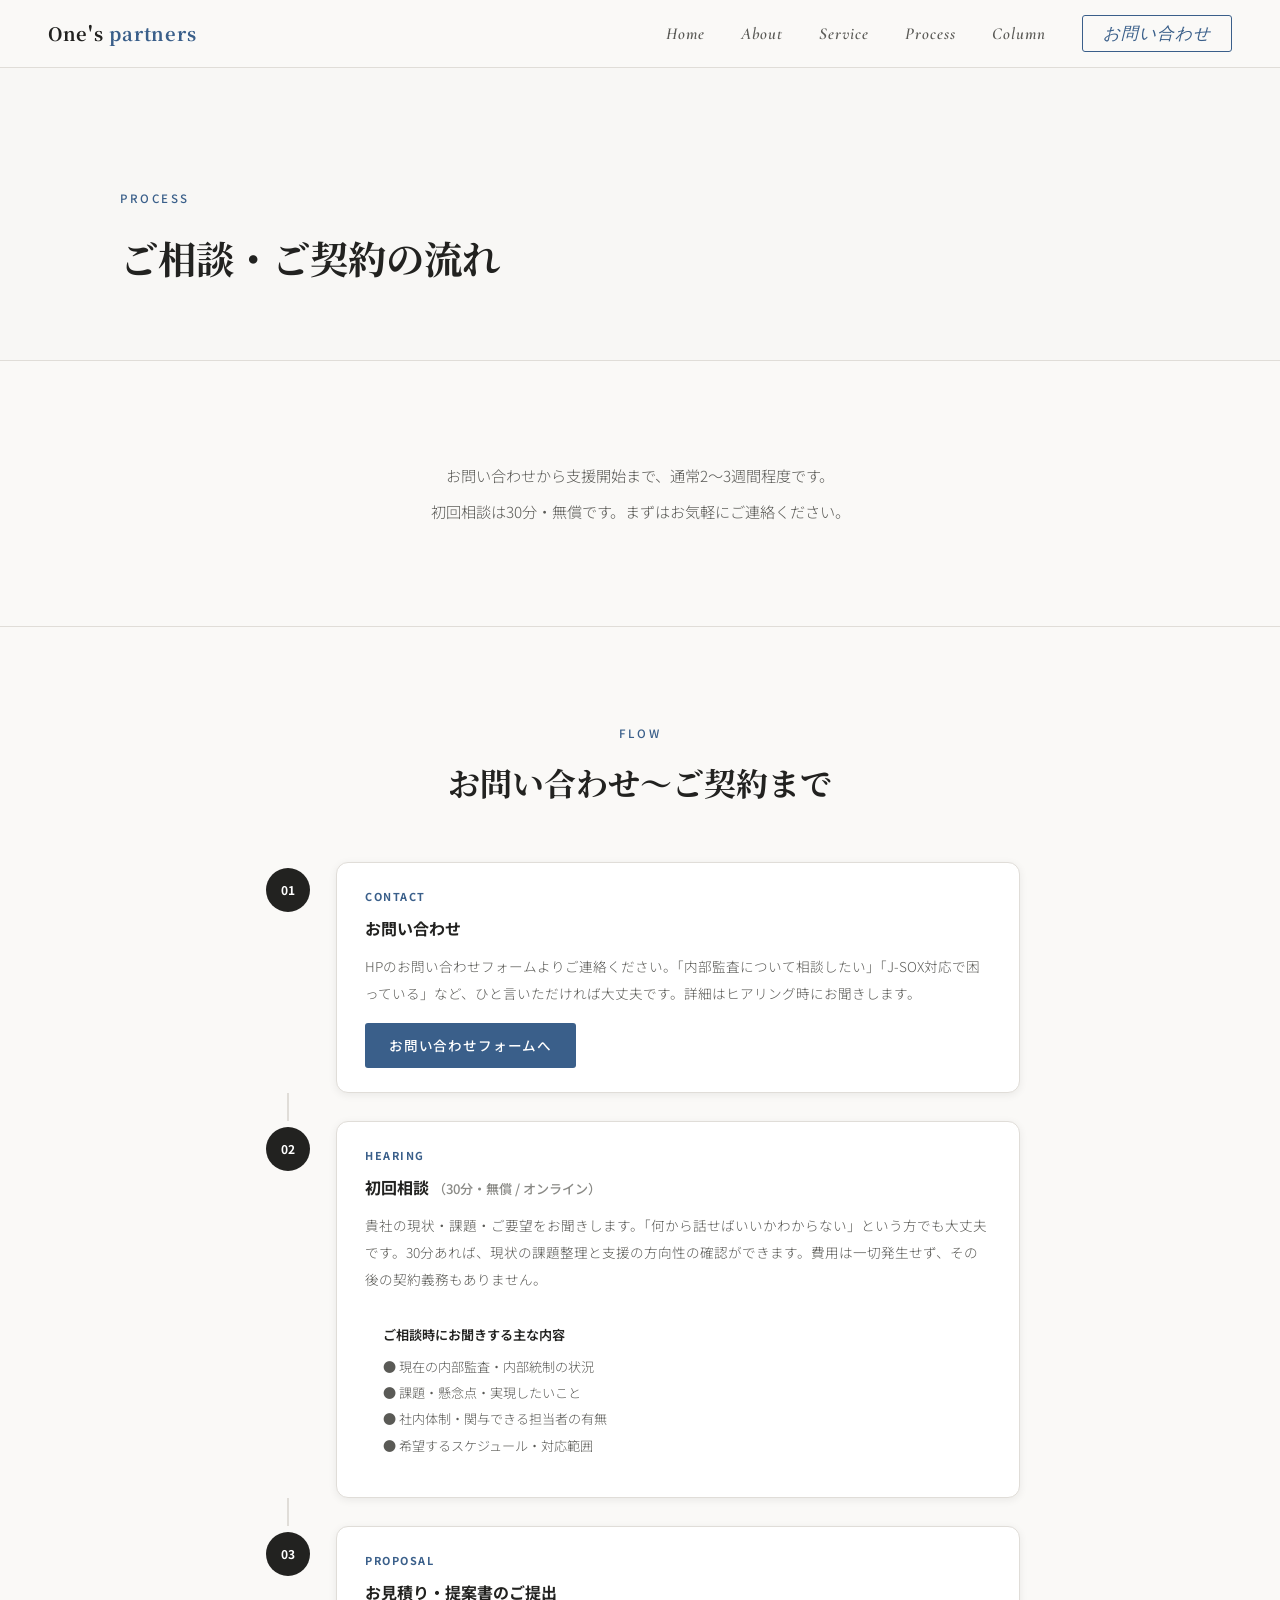
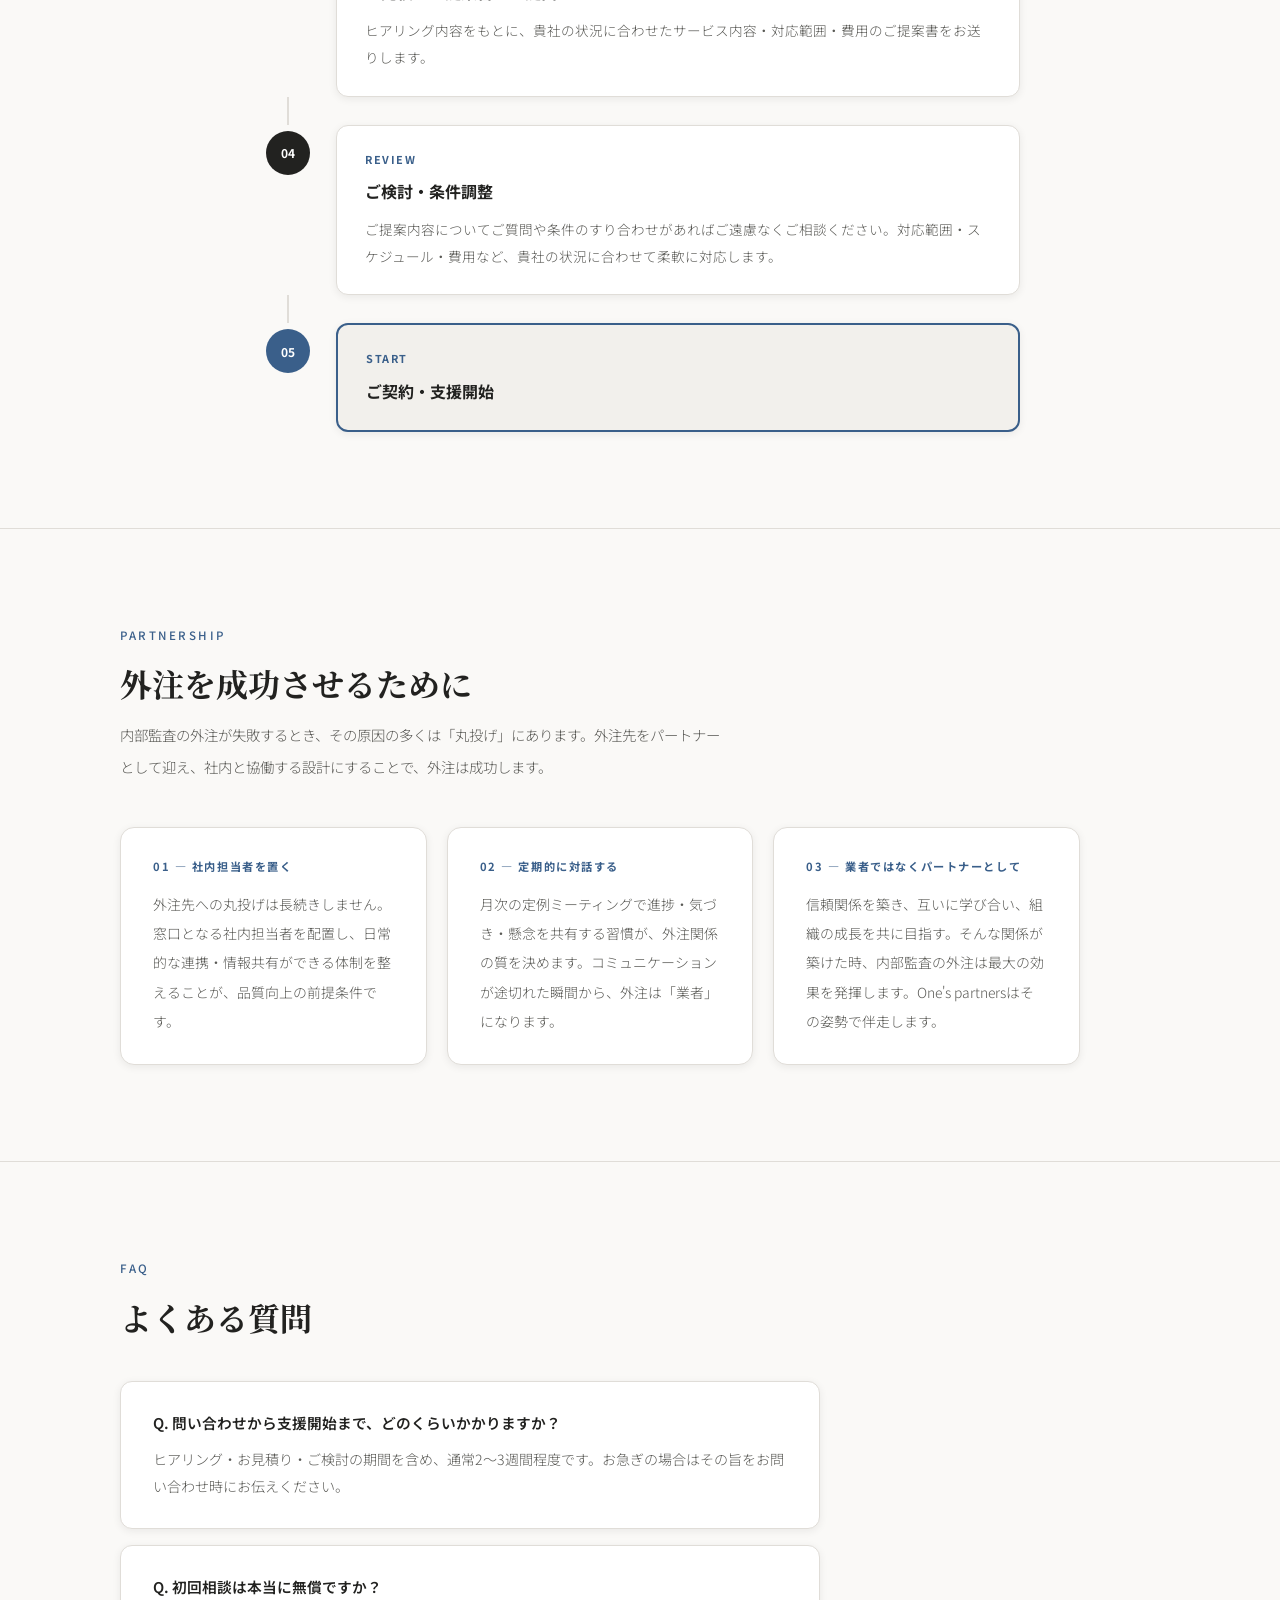
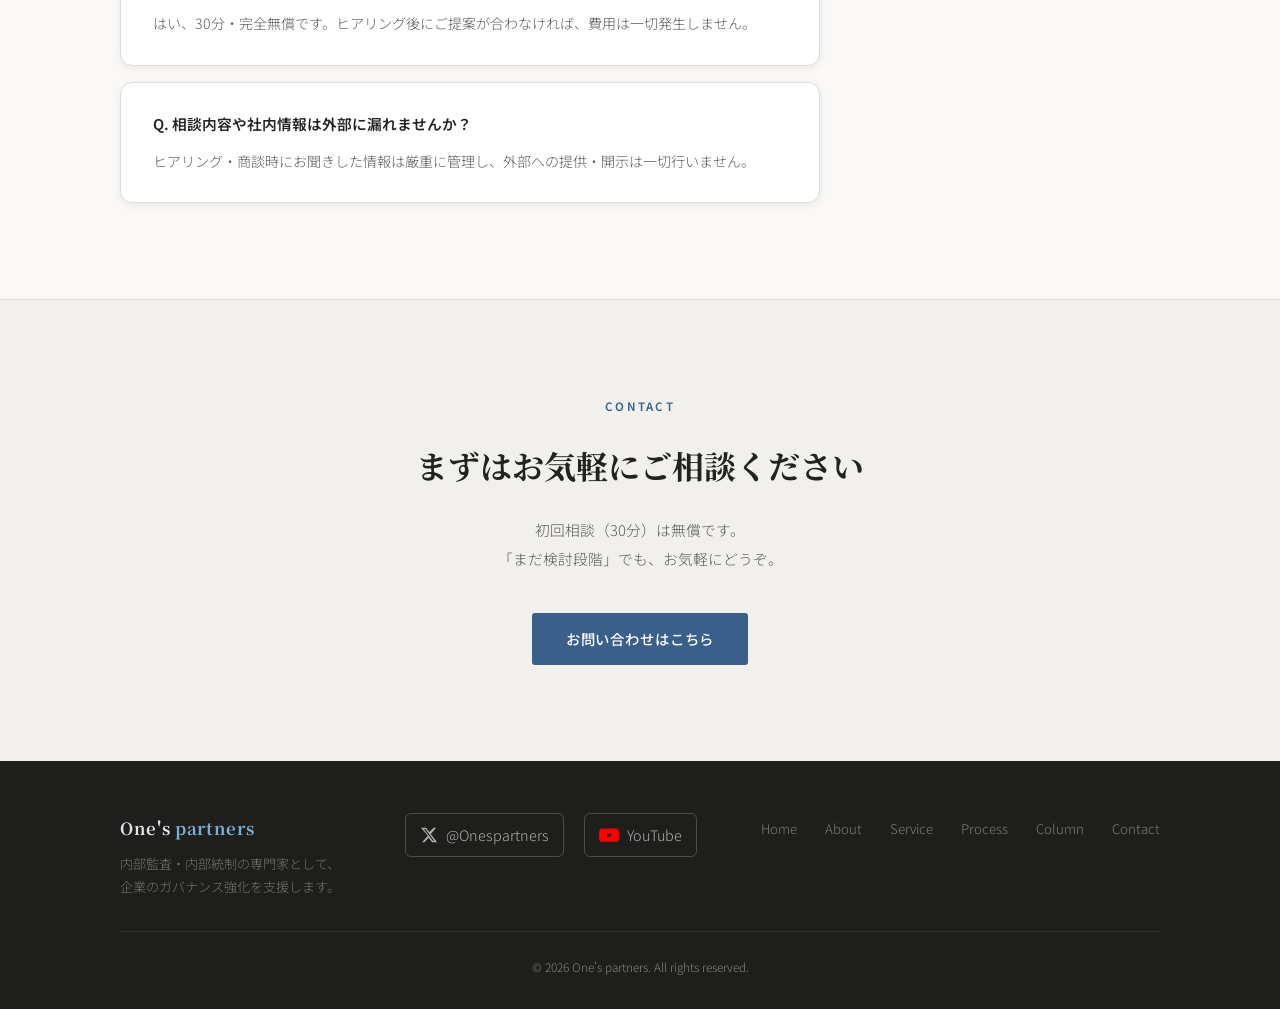
<file: process.html>
<!DOCTYPE html>
<html lang="ja">
<head>
  <meta charset="UTF-8">
  <meta name="viewport" content="width=device-width, initial-scale=1.0">
  <title>ご相談・ご契約の流れ | One's partners</title>
  <meta name="description" content="One's partnersへのお問い合わせからご契約・支援開始までの流れをご説明します。初回相談（30分）は無償です。">
  <link rel="stylesheet" href="css/style.css">
</head>
<body>

<nav>
  <a href="index.html" class="nav-logo">One's<span> partners</span></a>
  <ul class="nav-links">
    <li><a href="index.html">Home</a></li>
    <li><a href="about.html">About</a></li>
    <li><a href="service.html">Service</a></li>
    <li><a href="process.html">Process</a></li>
    <li><a href="column.html">Column</a></li>
    <li><a href="contact.html" class="nav-cta">お問い合わせ</a></li>
  </ul>
</nav>

<div class="page-hero" style="background-image:url('https://images.unsplash.com/photo-1454165804606-c3d57bc86b40?auto=format&fit=crop&w=1600&q=80'); background-size:cover; background-position:center; position:relative; overflow:hidden;">
  <div style="position:absolute; inset:0; background:rgba(250,249,247,0.87); z-index:0; pointer-events:none;"></div>
  <div class="page-hero-inner" style="position:relative; z-index:1;">
    <p class="page-hero-eyebrow">Process</p>
    <h1 class="page-hero-title">ご相談・ご契約の流れ</h1>
  </div>
</div>

<!-- INTRO -->
<section style="background:var(--bg-gray); border-bottom:1px solid var(--border);">
  <div class="section-inner">
    <p style="font-size:0.95rem; color:var(--text-mid); line-height:2.4; max-width:640px; margin:0 auto; text-align:center;">
      お問い合わせから支援開始まで、通常2〜3週間程度です。<br>
      初回相談は30分・無償です。まずはお気軽にご連絡ください。
    </p>
  </div>
</section>

<!-- FLOW -->
<section>
  <div class="section-inner">
    <p class="section-eyebrow" style="text-align:center;">Flow</p>
    <h2 class="section-title" style="text-align:center; margin-bottom:56px;">お問い合わせ〜ご契約まで</h2>

    <div style="max-width:760px; margin:0 auto;">

      <!-- STEP 01 -->
      <div style="display:grid; grid-template-columns:56px 1fr; gap:20px; align-items:start;">
        <div style="text-align:center; padding-top:6px;">
          <div style="width:44px; height:44px; border-radius:50%; background:var(--navy); color:#fff; display:flex; align-items:center; justify-content:center; font-size:0.75rem; font-weight:700; margin:0 auto; letter-spacing:0.02em;">01</div>
        </div>
        <div style="border:1px solid var(--border); border-radius:12px; padding:24px 28px; background:#fff; box-shadow:var(--shadow-sm);">
          <p style="font-size:0.68rem; font-weight:700; letter-spacing:0.14em; color:var(--accent); text-transform:uppercase; margin-bottom:8px;">Contact</p>
          <h3 style="font-size:1rem; font-weight:700; color:var(--navy); margin-bottom:10px;">お問い合わせ</h3>
          <p style="font-size:0.85rem; color:var(--text-mid); line-height:2;">HPのお問い合わせフォームよりご連絡ください。「内部監査について相談したい」「J-SOX対応で困っている」など、ひと言いただければ大丈夫です。詳細はヒアリング時にお聞きします。</p>
          <div style="margin-top:16px;">
            <a href="contact.html" class="btn-primary" style="font-size:0.85rem; padding:10px 24px;">お問い合わせフォームへ</a>
          </div>
        </div>
      </div>

      <div style="display:grid; grid-template-columns:56px 1fr; gap:20px;">
        <div style="text-align:center;"><div style="width:2px; height:28px; background:var(--border); margin:0 auto;"></div></div>
        <div></div>
      </div>

      <!-- STEP 02 -->
      <div style="display:grid; grid-template-columns:56px 1fr; gap:20px; align-items:start;">
        <div style="text-align:center; padding-top:6px;">
          <div style="width:44px; height:44px; border-radius:50%; background:var(--navy); color:#fff; display:flex; align-items:center; justify-content:center; font-size:0.75rem; font-weight:700; margin:0 auto; letter-spacing:0.02em;">02</div>
        </div>
        <div style="border:1px solid var(--border); border-radius:12px; padding:24px 28px; background:#fff; box-shadow:var(--shadow-sm);">
          <p style="font-size:0.68rem; font-weight:700; letter-spacing:0.14em; color:var(--accent); text-transform:uppercase; margin-bottom:8px;">Hearing</p>
          <h3 style="font-size:1rem; font-weight:700; color:var(--navy); margin-bottom:10px;">初回相談 <span style="font-size:0.82rem; font-weight:500; color:var(--text-light);">（30分・無償 / オンライン）</span></h3>
          <p style="font-size:0.85rem; color:var(--text-mid); line-height:2;">貴社の現状・課題・ご要望をお聞きします。「何から話せばいいかわからない」という方でも大丈夫です。30分あれば、現状の課題整理と支援の方向性の確認ができます。費用は一切発生せず、その後の契約義務もありません。</p>
          <div style="margin-top:14px; padding:14px 18px; background:var(--bg-gray); border-radius:8px; font-size:0.82rem; color:var(--text-mid); line-height:2;">
            <p style="font-weight:600; color:var(--navy); margin-bottom:6px;">ご相談時にお聞きする主な内容</p>
            <p>● 現在の内部監査・内部統制の状況</p>
            <p>● 課題・懸念点・実現したいこと</p>
            <p>● 社内体制・関与できる担当者の有無</p>
            <p>● 希望するスケジュール・対応範囲</p>
          </div>
        </div>
      </div>

      <div style="display:grid; grid-template-columns:56px 1fr; gap:20px;">
        <div style="text-align:center;"><div style="width:2px; height:28px; background:var(--border); margin:0 auto;"></div></div>
        <div></div>
      </div>

      <!-- STEP 03 -->
      <div style="display:grid; grid-template-columns:56px 1fr; gap:20px; align-items:start;">
        <div style="text-align:center; padding-top:6px;">
          <div style="width:44px; height:44px; border-radius:50%; background:var(--navy); color:#fff; display:flex; align-items:center; justify-content:center; font-size:0.75rem; font-weight:700; margin:0 auto; letter-spacing:0.02em;">03</div>
        </div>
        <div style="border:1px solid var(--border); border-radius:12px; padding:24px 28px; background:#fff; box-shadow:var(--shadow-sm);">
          <p style="font-size:0.68rem; font-weight:700; letter-spacing:0.14em; color:var(--accent); text-transform:uppercase; margin-bottom:8px;">Proposal</p>
          <h3 style="font-size:1rem; font-weight:700; color:var(--navy); margin-bottom:10px;">お見積り・提案書のご提出</h3>
          <p style="font-size:0.85rem; color:var(--text-mid); line-height:2;">ヒアリング内容をもとに、貴社の状況に合わせたサービス内容・対応範囲・費用のご提案書をお送りします。</p>
        </div>
      </div>

      <div style="display:grid; grid-template-columns:56px 1fr; gap:20px;">
        <div style="text-align:center;"><div style="width:2px; height:28px; background:var(--border); margin:0 auto;"></div></div>
        <div></div>
      </div>

      <!-- STEP 04 -->
      <div style="display:grid; grid-template-columns:56px 1fr; gap:20px; align-items:start;">
        <div style="text-align:center; padding-top:6px;">
          <div style="width:44px; height:44px; border-radius:50%; background:var(--navy); color:#fff; display:flex; align-items:center; justify-content:center; font-size:0.75rem; font-weight:700; margin:0 auto; letter-spacing:0.02em;">04</div>
        </div>
        <div style="border:1px solid var(--border); border-radius:12px; padding:24px 28px; background:#fff; box-shadow:var(--shadow-sm);">
          <p style="font-size:0.68rem; font-weight:700; letter-spacing:0.14em; color:var(--accent); text-transform:uppercase; margin-bottom:8px;">Review</p>
          <h3 style="font-size:1rem; font-weight:700; color:var(--navy); margin-bottom:10px;">ご検討・条件調整</h3>
          <p style="font-size:0.85rem; color:var(--text-mid); line-height:2;">ご提案内容についてご質問や条件のすり合わせがあればご遠慮なくご相談ください。対応範囲・スケジュール・費用など、貴社の状況に合わせて柔軟に対応します。</p>
        </div>
      </div>

      <div style="display:grid; grid-template-columns:56px 1fr; gap:20px;">
        <div style="text-align:center;"><div style="width:2px; height:28px; background:var(--border); margin:0 auto;"></div></div>
        <div></div>
      </div>

      <!-- STEP 05 -->
      <div style="display:grid; grid-template-columns:56px 1fr; gap:20px; align-items:start;">
        <div style="text-align:center; padding-top:6px;">
          <div style="width:44px; height:44px; border-radius:50%; background:var(--blue); color:#fff; display:flex; align-items:center; justify-content:center; font-size:0.75rem; font-weight:700; margin:0 auto; letter-spacing:0.02em;">05</div>
        </div>
        <div style="border:2px solid var(--blue); border-radius:12px; padding:24px 28px; background:var(--bg-blue); box-shadow:var(--shadow-sm);">
          <p style="font-size:0.68rem; font-weight:700; letter-spacing:0.14em; color:var(--blue); text-transform:uppercase; margin-bottom:8px;">Start</p>
          <h3 style="font-size:1rem; font-weight:700; color:var(--navy);">ご契約・支援開始</h3>
        </div>
      </div>

    </div>
  </div>
</section>

<!-- 外注成功の鍵 -->
<section style="background:var(--bg-gray); border-top:1px solid var(--border);">
  <div class="section-inner">
    <p class="section-eyebrow">Partnership</p>
    <h2 class="section-title" style="margin-bottom:12px;">外注を成功させるために</h2>
    <p style="font-size:0.9rem; color:var(--text-mid); line-height:2.2; max-width:600px; margin-bottom:44px;">内部監査の外注が失敗するとき、その原因の多くは「丸投げ」にあります。外注先をパートナーとして迎え、社内と協働する設計にすることで、外注は成功します。</p>

    <div style="display:grid; grid-template-columns:1fr 1fr 1fr; gap:20px; max-width:960px;">

      <div style="background:#fff; border:1px solid var(--border); border-radius:14px; padding:28px 32px; box-shadow:var(--shadow-sm);">
        <p style="font-size:0.7rem; font-weight:700; letter-spacing:0.14em; color:var(--blue); text-transform:uppercase; margin-bottom:14px;">01 — 社内担当者を置く</p>
        <p style="font-size:0.87rem; color:var(--text-mid); line-height:2.1;">外注先への丸投げは長続きしません。窓口となる社内担当者を配置し、日常的な連携・情報共有ができる体制を整えることが、品質向上の前提条件です。</p>
      </div>

      <div style="background:#fff; border:1px solid var(--border); border-radius:14px; padding:28px 32px; box-shadow:var(--shadow-sm);">
        <p style="font-size:0.7rem; font-weight:700; letter-spacing:0.14em; color:var(--blue); text-transform:uppercase; margin-bottom:14px;">02 — 定期的に対話する</p>
        <p style="font-size:0.87rem; color:var(--text-mid); line-height:2.1;">月次の定例ミーティングで進捗・気づき・懸念を共有する習慣が、外注関係の質を決めます。コミュニケーションが途切れた瞬間から、外注は「業者」になります。</p>
      </div>

      <div style="background:#fff; border:1px solid var(--border); border-radius:14px; padding:28px 32px; box-shadow:var(--shadow-sm);">
        <p style="font-size:0.7rem; font-weight:700; letter-spacing:0.14em; color:var(--blue); text-transform:uppercase; margin-bottom:14px;">03 — 業者ではなくパートナーとして</p>
        <p style="font-size:0.87rem; color:var(--text-mid); line-height:2.1;">信頼関係を築き、互いに学び合い、組織の成長を共に目指す。そんな関係が築けた時、内部監査の外注は最大の効果を発揮します。One's partnersはその姿勢で伴走します。</p>
      </div>

    </div>
  </div>
</section>

<!-- FAQ -->
<section style="background:var(--bg-gray); border-top:1px solid var(--border);">
  <div class="section-inner">
    <p class="section-eyebrow">FAQ</p>
    <h2 class="section-title" style="margin-bottom:40px;">よくある質問</h2>
    <div style="display:grid; gap:16px; max-width:700px;">
      <div style="background:#fff; border:1px solid var(--border); border-radius:12px; padding:28px 32px; box-shadow:var(--shadow-sm);">
        <p style="font-weight:600; color:var(--navy); margin-bottom:10px; font-size:0.92rem;">Q. 問い合わせから支援開始まで、どのくらいかかりますか？</p>
        <p style="font-size:0.88rem; color:var(--text-mid); line-height:1.9;">ヒアリング・お見積り・ご検討の期間を含め、通常2〜3週間程度です。お急ぎの場合はその旨をお問い合わせ時にお伝えください。</p>
      </div>
      <div style="background:#fff; border:1px solid var(--border); border-radius:12px; padding:28px 32px; box-shadow:var(--shadow-sm);">
        <p style="font-weight:600; color:var(--navy); margin-bottom:10px; font-size:0.92rem;">Q. 初回相談は本当に無償ですか？</p>
        <p style="font-size:0.88rem; color:var(--text-mid); line-height:1.9;">はい、30分・完全無償です。ヒアリング後にご提案が合わなければ、費用は一切発生しません。</p>
      </div>
      <div style="background:#fff; border:1px solid var(--border); border-radius:12px; padding:28px 32px; box-shadow:var(--shadow-sm);">
        <p style="font-weight:600; color:var(--navy); margin-bottom:10px; font-size:0.92rem;">Q. 相談内容や社内情報は外部に漏れませんか？</p>
        <p style="font-size:0.88rem; color:var(--text-mid); line-height:1.9;">ヒアリング・商談時にお聞きした情報は厳重に管理し、外部への提供・開示は一切行いません。</p>
      </div>
    </div>
  </div>
</section>

<!-- CTA -->
<section style="background:var(--bg-alt); text-align:center; border-top:1px solid var(--border);">
  <div class="section-inner">
    <p style="font-size:0.72rem; font-weight:600; letter-spacing:0.2em; color:var(--accent); text-transform:uppercase; margin-bottom:20px;">Contact</p>
    <h2 style="font-family:'Noto Serif JP',serif; font-size:clamp(1.4rem,2.5vw,2rem); font-weight:700; color:var(--text); margin-bottom:20px;">
      まずはお気軽にご相談ください
    </h2>
    <p style="font-size:0.92rem; color:var(--text-mid); margin-bottom:40px; line-height:2;">
      初回相談（30分）は無償です。<br>
      「まだ検討段階」でも、お気軽にどうぞ。
    </p>
    <a href="contact.html" class="btn-primary">お問い合わせはこちら</a>
  </div>
</section>

<footer>
  <div class="footer-inner">
    <div class="footer-top">
      <div>
        <a href="index.html" class="footer-logo">One's<span> partners</span></a>
        <p class="footer-desc">内部監査・内部統制の専門家として、<br>企業のガバナンス強化を支援します。</p>
      </div>
      <div style="flex:1; display:flex; justify-content:center; align-items:center; gap:20px;">
        <a href="https://x.com/Onespartners" target="_blank" rel="noopener" style="display:inline-flex; align-items:center; gap:8px; font-size:0.9rem; color:rgba(255,255,255,0.65); text-decoration:none; padding:8px 14px; border:1px solid rgba(255,255,255,0.2); border-radius:6px;">
          <svg width="18" height="18" viewBox="0 0 24 24" fill="currentColor"><path d="M18.244 2.25h3.308l-7.227 8.26 8.502 11.24H16.17l-4.714-6.231-5.401 6.231H2.746l7.73-8.835L1.254 2.25H8.08l4.261 5.636 5.903-5.636zm-1.161 17.52h1.833L7.084 4.126H5.117z"/></svg>
          @Onespartners
        </a>
        <a href="https://www.youtube.com/@Onespartners" target="_blank" rel="noopener" style="display:inline-flex; align-items:center; gap:8px; font-size:0.9rem; color:rgba(255,255,255,0.65); text-decoration:none; padding:8px 14px; border:1px solid rgba(255,255,255,0.2); border-radius:6px;">
          <svg width="20" height="15" viewBox="0 0 24 17" fill="#FF0000"><path d="M23.495 2.205a3.02 3.02 0 0 0-2.122-2.136C19.505 0 12 0 12 0S4.495 0 2.627.069a3.02 3.02 0 0 0-2.122 2.136C0 4.069 0 8.035 0 8.035s0 3.966.505 5.83a3.02 3.02 0 0 0 2.122 2.136C4.495 16.07 12 16.07 12 16.07s7.505 0 9.373-.07a3.02 3.02 0 0 0 2.122-2.136C24 12 24 8.035 24 8.035s0-3.966-.505-5.83zM9.545 11.44V4.63l6.272 3.405-6.272 3.404z"/></svg>
          YouTube
        </a>
      </div>
      <ul class="footer-nav">
        <li><a href="index.html">Home</a></li>
        <li><a href="about.html">About</a></li>
        <li><a href="service.html">Service</a></li>
        <li><a href="process.html">Process</a></li>
        <li><a href="column.html">Column</a></li>
        <li><a href="contact.html">Contact</a></li>
      </ul>
    </div>
    <p class="footer-copy">© 2026 One's partners. All rights reserved.</p>
  </div>
</footer>

<script>
(function(){
  if (!window.IntersectionObserver) {
    document.querySelectorAll('.fade-up').forEach(function(el){ el.classList.add('is-visible'); });
    return;
  }
  var io = new IntersectionObserver(function(entries){
    entries.forEach(function(entry){
      if (entry.isIntersecting) { entry.target.classList.add('is-visible'); io.unobserve(entry.target); }
    });
  }, { threshold: 0.1, rootMargin: '0px 0px -30px 0px' });
  document.querySelectorAll('.fade-up').forEach(function(el){ io.observe(el); });
})();
</script>
</body>
</html>
</file>
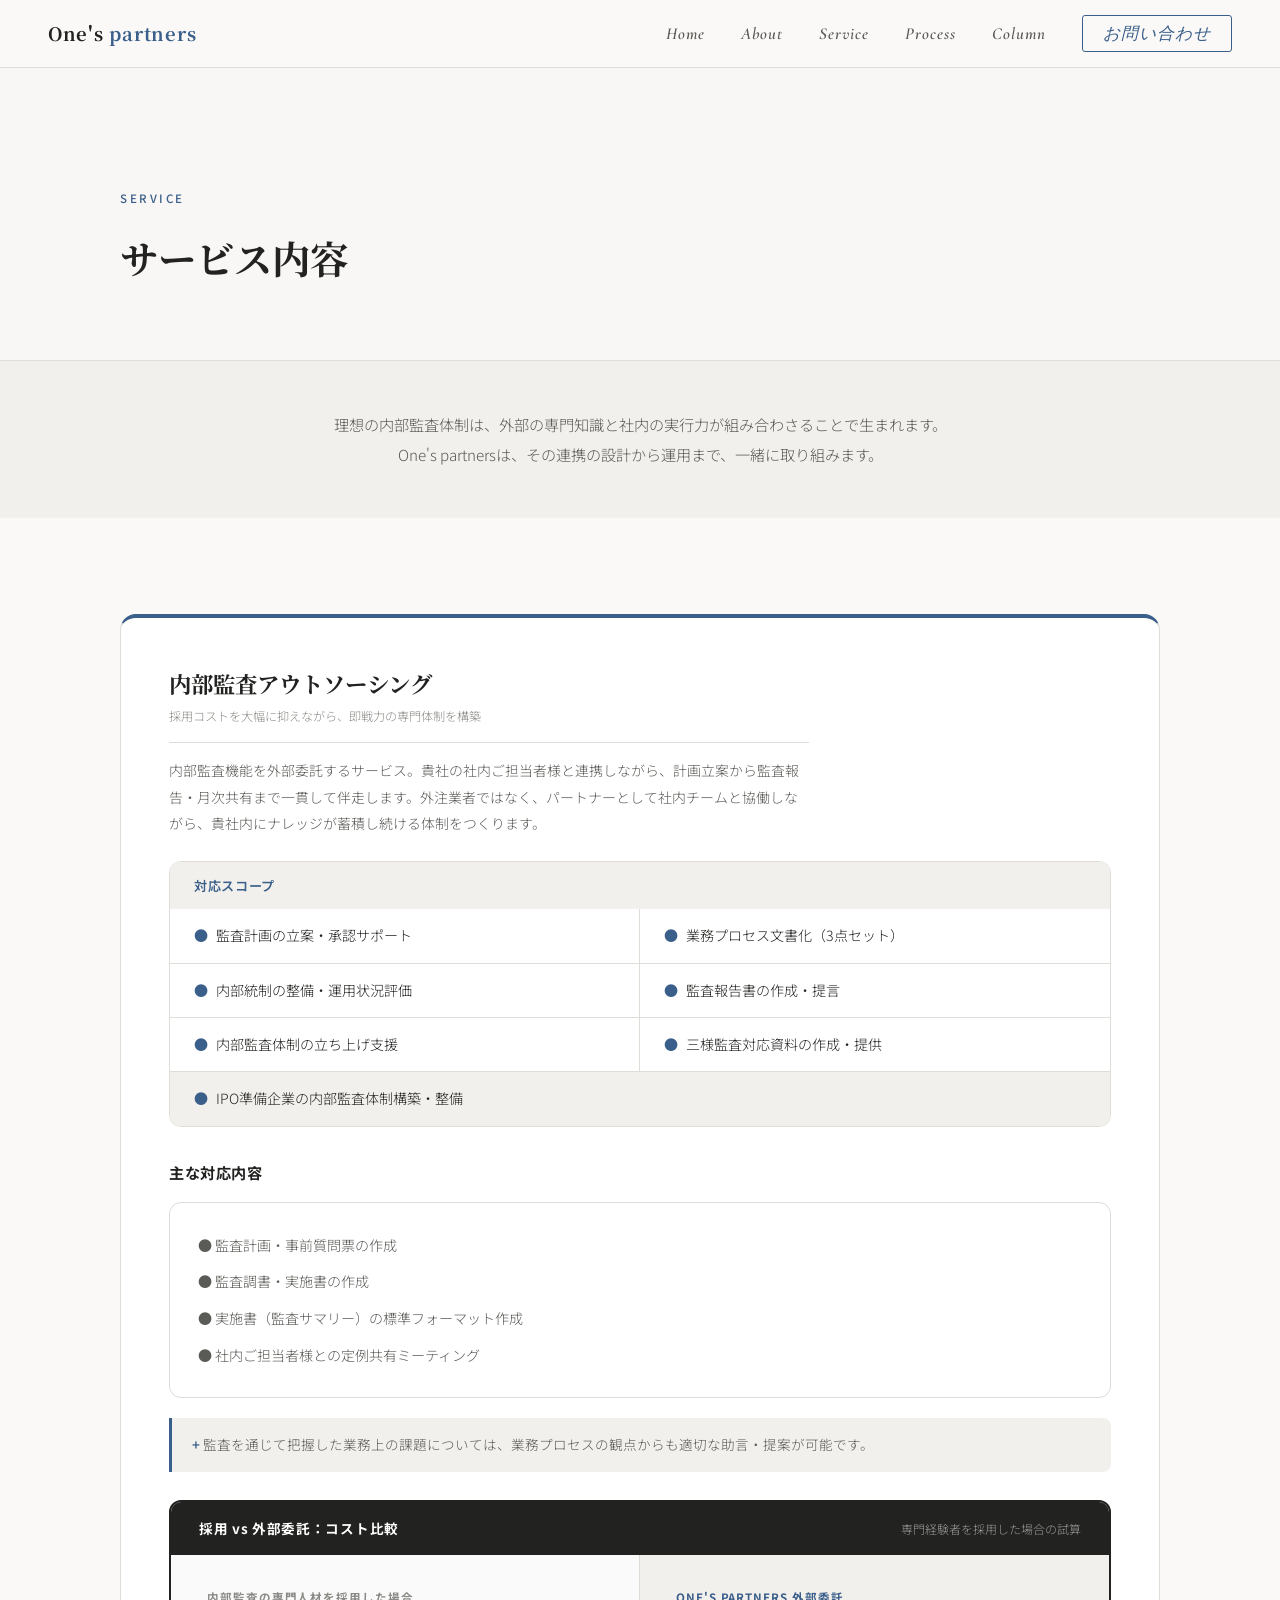
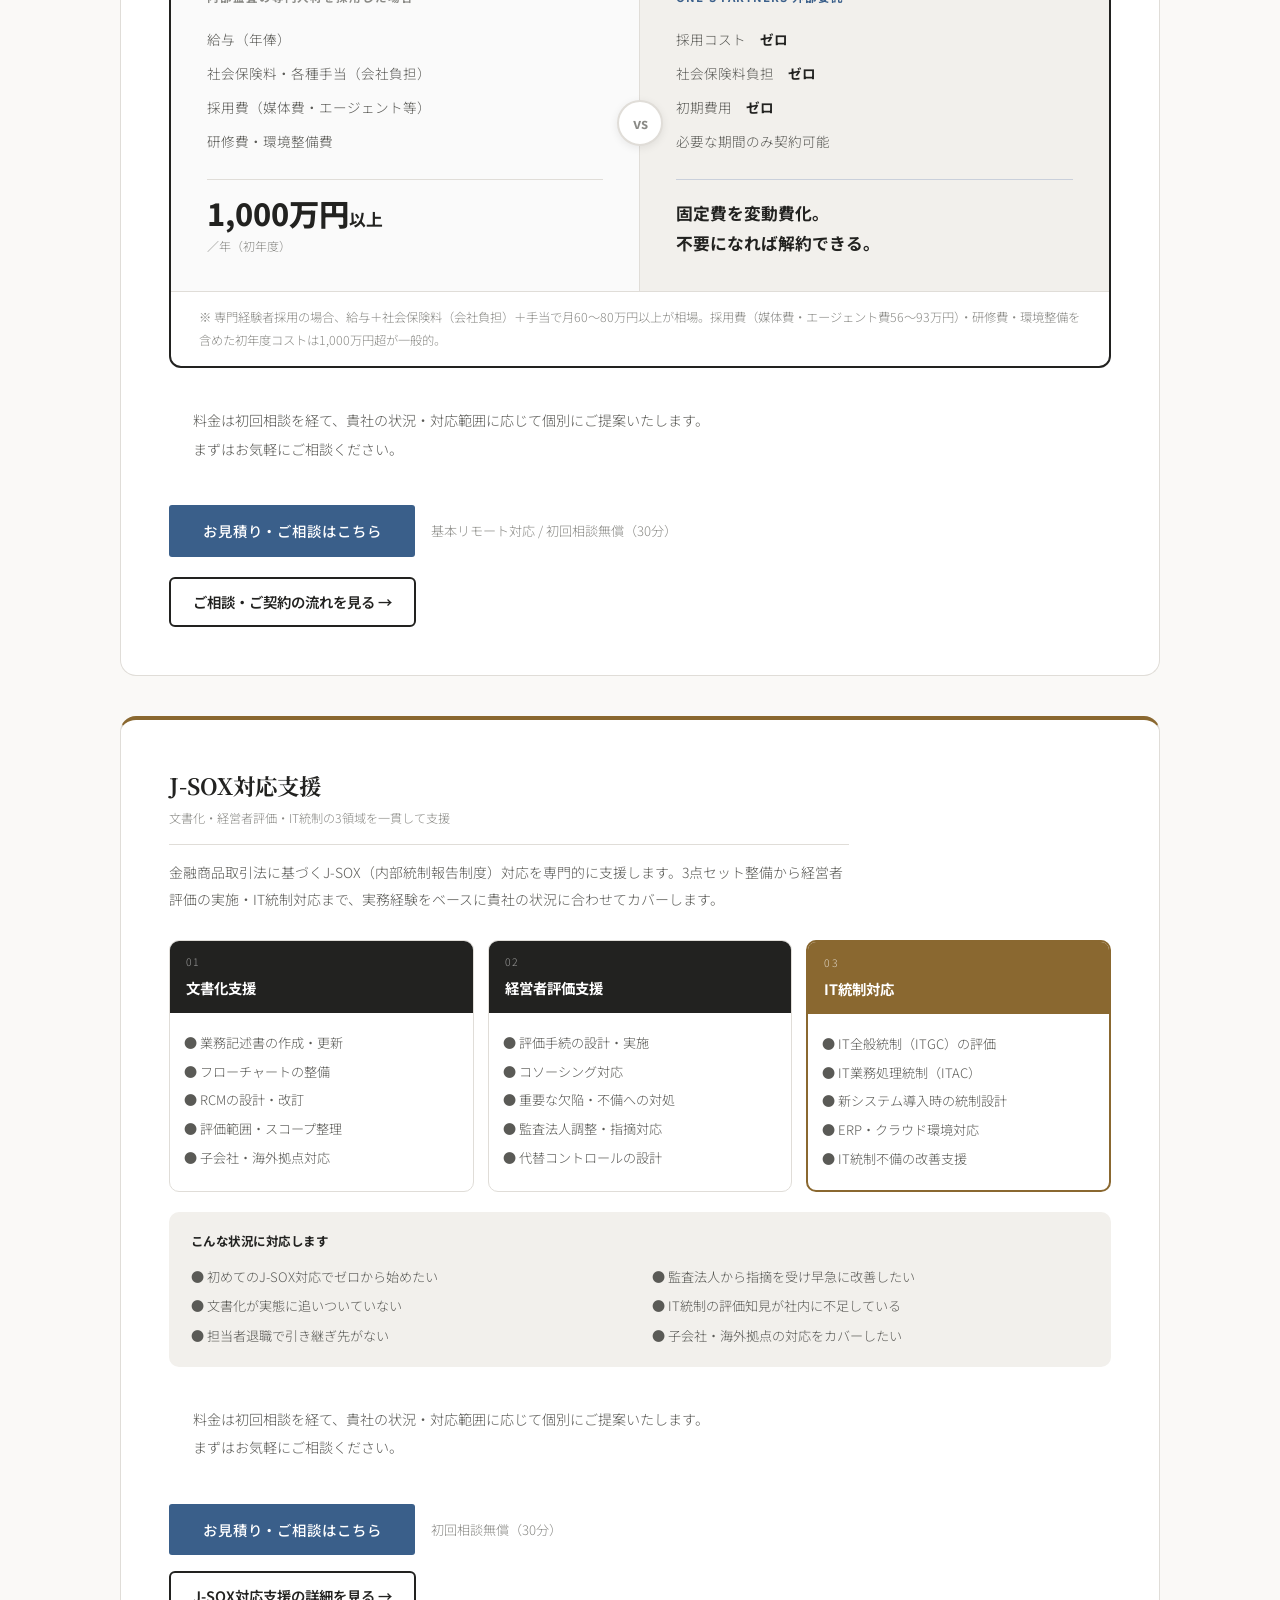
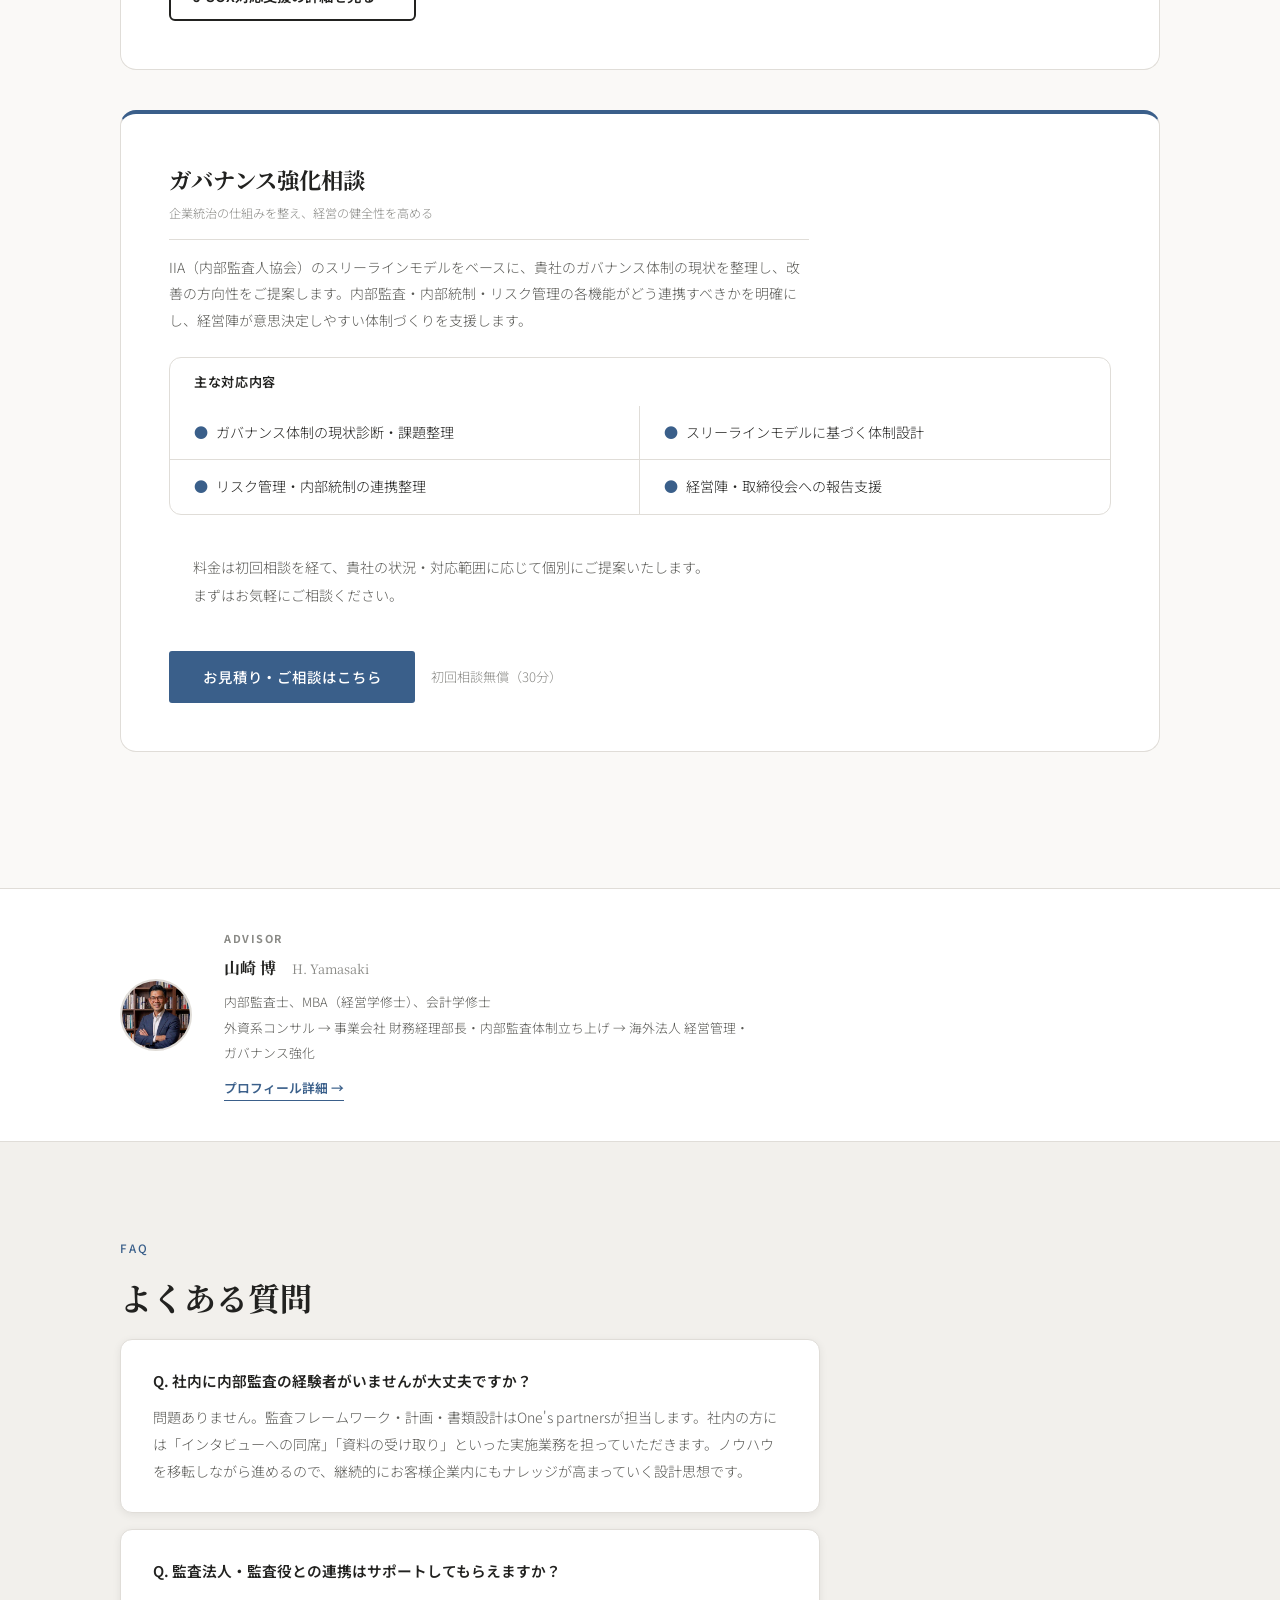
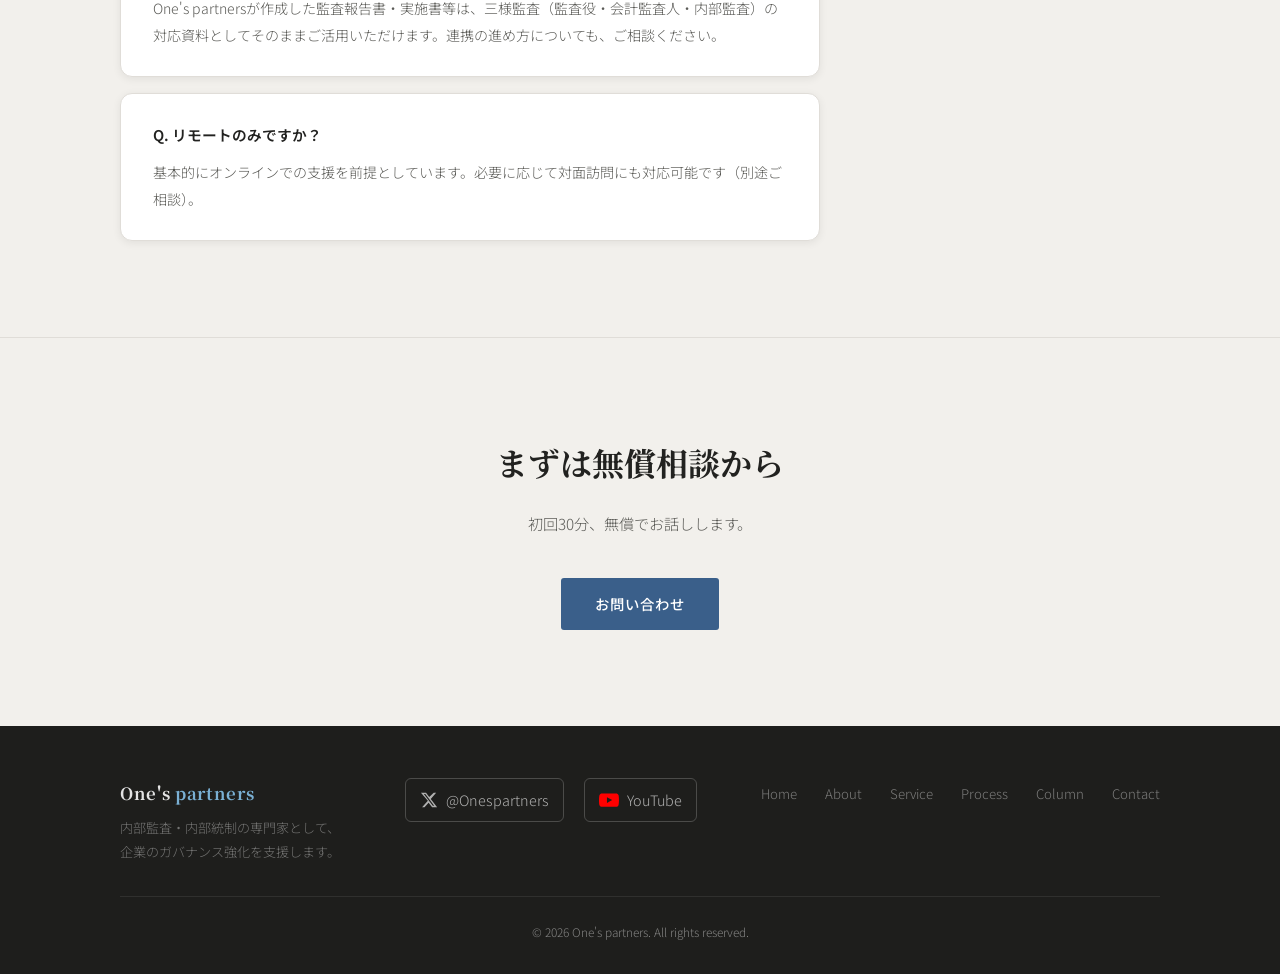
<file: service.html>
<!DOCTYPE html>
<html lang="ja">
<head>
  <meta charset="UTF-8">
  <meta name="viewport" content="width=device-width, initial-scale=1.0">
  <title>Service | One's partners</title>
  <meta name="description" content="One's partnersのサービス一覧。内部監査アウトソーシング・J-SOX対応支援・ガバナンス強化相談。初回相談（30分）無償。">
  <link rel="stylesheet" href="css/style.css">
</head>
<body>

<nav>
  <a href="index.html" class="nav-logo">One's<span> partners</span></a>
  <ul class="nav-links">
    <li><a href="index.html">Home</a></li>
    <li><a href="about.html">About</a></li>
    <li><a href="service.html">Service</a></li>
    <li><a href="process.html">Process</a></li>
    <li><a href="column.html">Column</a></li>
    <li><a href="contact.html" class="nav-cta">お問い合わせ</a></li>
  </ul>
</nav>

<div class="page-hero" style="background-image:url('https://images.unsplash.com/photo-1450101499163-c8848c66ca85?auto=format&fit=crop&w=1600&q=80'); background-size:cover; background-position:center; position:relative; overflow:hidden;">
  <div style="position:absolute; inset:0; background:rgba(250,249,247,0.87); z-index:0; pointer-events:none;"></div>
  <div class="page-hero-inner" style="position:relative; z-index:1;">
    <p class="page-hero-eyebrow">Service</p>
    <h1 class="page-hero-title">サービス内容</h1>
  </div>
</div>

<!-- PRINCIPLE -->
<div class="philosophy-section" style="padding: 48px;">
  <div style="max-width: var(--max); margin: 0 auto; text-align:center;">
    <p style="font-size:0.95rem; color:var(--text-mid); line-height:2;">
      理想の内部監査体制は、外部の専門知識と社内の実行力が組み合わさることで生まれます。<br>
      One's partnersは、その連携の設計から運用まで、一緒に取り組みます。
    </p>
  </div>
</div>

<!-- SERVICES -->
<section>
  <div class="section-inner">

    <!-- 内部監査アウトソーシング -->
    <div id="outsourcing" class="service-card" style="margin-bottom:40px; max-width:100%; border-radius:16px; padding:48px; border-top:4px solid var(--blue);">
      <div>
        <div>

          <h2 class="service-name" style="font-size:1.4rem; margin-bottom:6px;">内部監査アウトソーシング</h2>
          <p class="service-sub">採用コストを大幅に抑えながら、即戦力の専門体制を構築</p>
          <p class="service-desc" style="max-width:640px;">
            内部監査機能を外部委託するサービス。貴社の社内ご担当者様と連携しながら、計画立案から監査報告・月次共有まで一貫して伴走します。外注業者ではなく、パートナーとして社内チームと協働しながら、貴社内にナレッジが蓄積し続ける体制をつくります。
          </p>

          <!-- 対応スコープ -->
          <div style="margin-top:24px; border:1px solid var(--border); border-radius:12px; overflow:hidden;">
            <div style="background:var(--bg-blue); padding:12px 24px; font-size:0.82rem; font-weight:600; color:var(--blue); letter-spacing:0.05em;">対応スコープ</div>
            <div style="display:grid; grid-template-columns:1fr 1fr; gap:0;">
              <div style="padding:14px 24px; border-bottom:1px solid var(--border); border-right:1px solid var(--border); font-size:0.88rem;"><span style="color:var(--blue); font-weight:600; margin-right:8px;">●</span>監査計画の立案・承認サポート</div>
              <div style="padding:14px 24px; border-bottom:1px solid var(--border); font-size:0.88rem;"><span style="color:var(--blue); font-weight:600; margin-right:8px;">●</span>業務プロセス文書化（3点セット）</div>
              <div style="padding:14px 24px; border-bottom:1px solid var(--border); border-right:1px solid var(--border); font-size:0.88rem;"><span style="color:var(--blue); font-weight:600; margin-right:8px;">●</span>内部統制の整備・運用状況評価</div>
              <div style="padding:14px 24px; border-bottom:1px solid var(--border); font-size:0.88rem;"><span style="color:var(--blue); font-weight:600; margin-right:8px;">●</span>監査報告書の作成・提言</div>
              <div style="padding:14px 24px; border-bottom:1px solid var(--border); border-right:1px solid var(--border); font-size:0.88rem;"><span style="color:var(--blue); font-weight:600; margin-right:8px;">●</span>内部監査体制の立ち上げ支援</div>
              <div style="padding:14px 24px; border-bottom:1px solid var(--border); font-size:0.88rem;"><span style="color:var(--blue); font-weight:600; margin-right:8px;">●</span>三様監査対応資料の作成・提供</div>
              <div style="padding:14px 24px; font-size:0.88rem; background:var(--bg-blue); grid-column:1/-1;"><span style="color:var(--blue); font-weight:600; margin-right:8px;">●</span>IPO準備企業の内部監査体制構築・整備</div>
            </div>
          </div>

          <!-- 含まれる内容 -->
          <p style="font-weight:700; color:var(--navy); margin:32px 0 16px; font-size:0.95rem; letter-spacing:0.04em;">主な対応内容</p>
          <div style="border:1px solid var(--border); border-radius:12px; padding:24px 28px; background:#fff;">
            <div style="font-size:0.88rem; color:var(--text-mid); line-height:2.6;">
              <p>● 監査計画・事前質問票の作成</p>
              <p>● 監査調書・実施書の作成</p>
              <p>● 実施書（監査サマリー）の標準フォーマット作成</p>
              <p>● 社内ご担当者様との定例共有ミーティング</p>
            </div>
          </div>

          <!-- 業務プロセス改善 -->
          <div style="margin-top:20px; background:var(--bg-blue); border-left:3px solid var(--blue); border-radius:0 8px 8px 0; padding:14px 20px; font-size:0.85rem; color:var(--text-mid); line-height:1.9;">
            <span style="font-weight:600; color:var(--blue);">+ </span>監査を通じて把握した業務上の課題については、業務プロセスの観点からも適切な助言・提案が可能です。
          </div>

          <!-- 採用コスト比較 -->
          <div style="margin-top:28px; border:2px solid var(--navy); border-radius:12px; overflow:hidden;">
            <div style="background:var(--navy); padding:14px 28px; display:flex; justify-content:space-between; align-items:center;">
              <span style="font-size:0.85rem; font-weight:700; color:#fff; letter-spacing:0.05em;">採用 vs 外部委託：コスト比較</span>
              <span style="font-size:0.75rem; color:rgba(255,255,255,0.55);">専門経験者を採用した場合の試算</span>
            </div>
            <div style="position:relative; display:grid; grid-template-columns:1fr 1fr;">
              <!-- VS バッジ -->
              <div style="position:absolute; left:50%; top:50%; transform:translate(-50%,-50%); width:46px; height:46px; border-radius:50%; background:#fff; border:2px solid var(--border); display:flex; align-items:center; justify-content:center; font-size:0.9rem; font-weight:700; color:var(--text-light); z-index:1; box-shadow:0 2px 8px rgba(0,0,0,0.08);">vs</div>
              <!-- 左：採用した場合 -->
              <div style="padding:32px 36px; background:#fafafa; border-right:1px solid var(--border);">
                <p style="font-size:0.72rem; font-weight:700; color:var(--text-light); letter-spacing:0.08em; margin-bottom:16px; text-transform:uppercase;">内部監査の専門人材を採用した場合</p>
                <div style="font-size:0.85rem; color:var(--text-mid); line-height:2.5; margin-bottom:20px;">
                  <p>給与（年俸）</p>
                  <p>社会保険料・各種手当（会社負担）</p>
                  <p>採用費（媒体費・エージェント等）</p>
                  <p>研修費・環境整備費</p>
                </div>
                <div style="border-top:1px solid var(--border); padding-top:18px;">
                  <p style="font-size:1.9rem; font-weight:800; color:var(--text); line-height:1;">1,000万円<span style="font-size:1.05rem; font-weight:700;">以上</span></p>
                  <p style="font-size:0.75rem; color:var(--text-light); margin-top:6px;">／年（初年度）</p>
                </div>
              </div>
              <!-- 右：One's partners -->
              <div style="padding:32px 36px; background:var(--bg-blue);">
                <p style="font-size:0.72rem; font-weight:700; color:var(--blue); letter-spacing:0.08em; margin-bottom:16px; text-transform:uppercase;">One's partners 外部委託</p>
                <div style="font-size:0.85rem; color:var(--text-mid); line-height:2.5; margin-bottom:20px;">
                  <p>採用コスト　<strong style="color:var(--navy);">ゼロ</strong></p>
                  <p>社会保険料負担　<strong style="color:var(--navy);">ゼロ</strong></p>
                  <p>初期費用　<strong style="color:var(--navy);">ゼロ</strong></p>
                  <p>必要な期間のみ契約可能</p>
                </div>
                <div style="border-top:1px solid rgba(42,82,152,0.2); padding-top:18px;">
                  <p style="font-size:1.05rem; font-weight:700; color:var(--navy); line-height:1.8;">固定費を変動費化。<br>不要になれば解約できる。</p>
                </div>
              </div>
            </div>
            <div style="background:var(--bg-gray); padding:14px 28px; font-size:0.77rem; color:var(--text-light); line-height:1.9; border-top:1px solid var(--border);">
              ※ 専門経験者採用の場合、給与＋社会保険料（会社負担）＋手当で月60〜80万円以上が相場。採用費（媒体費・エージェント費56〜93万円）・研修費・環境整備を含めた初年度コストは1,000万円超が一般的。
            </div>
          </div>

          <div style="margin-top:20px; padding:18px 24px; background:var(--bg-gray); border-radius:12px; font-size:0.88rem; color:var(--text-mid); line-height:2;">
            料金は初回相談を経て、貴社の状況・対応範囲に応じて個別にご提案いたします。<br>
            まずはお気軽にご相談ください。
          </div>

          <div style="margin-top:24px; display:flex; gap:16px; align-items:center; flex-wrap:wrap;">
            <a href="contact.html" class="btn-primary" style="display:inline-block;">お見積り・ご相談はこちら</a>
            <span style="font-size:0.82rem; color:var(--text-light);">基本リモート対応 / 初回相談無償（30分）</span>
          </div>
          <div style="margin-top:20px;">
            <a href="process.html" style="font-size:0.9rem; font-weight:600; color:var(--navy); text-decoration:none; display:inline-flex; align-items:center; gap:6px; border:2px solid var(--navy); padding:10px 22px; border-radius:6px;">ご相談・ご契約の流れを見る →</a>
          </div>
        </div>
      </div>
    </div>

    <!-- J-SOX対応 -->
    <div id="jsox" class="service-card" style="margin-bottom:40px; max-width:100%; border-radius:16px; padding:48px; border-top:4px solid var(--gold);">
      <div>
        <h2 class="service-name" style="font-size:1.4rem; margin-bottom:6px;">J-SOX対応支援</h2>
        <p class="service-sub">文書化・経営者評価・IT統制の3領域を一貫して支援</p>
        <p class="service-desc" style="max-width:680px;">
          金融商品取引法に基づくJ-SOX（内部統制報告制度）対応を専門的に支援します。3点セット整備から経営者評価の実施・IT統制対応まで、実務経験をベースに貴社の状況に合わせてカバーします。
        </p>

        <!-- 3軸 -->
        <div style="margin-top:28px; display:grid; grid-template-columns:1fr 1fr 1fr; gap:14px;">
          <div style="border:1px solid var(--border); border-radius:10px; overflow:hidden;">
            <div style="background:var(--navy); padding:12px 16px;">
              <p style="font-size:0.65rem; color:rgba(255,255,255,0.55); letter-spacing:0.12em; margin-bottom:3px;">01</p>
              <p style="font-size:0.9rem; font-weight:700; color:#fff;">文書化支援</p>
            </div>
            <div style="padding:16px 14px; font-size:0.82rem; color:var(--text-mid); line-height:2.2;">
              <p>● 業務記述書の作成・更新</p>
              <p>● フローチャートの整備</p>
              <p>● RCMの設計・改訂</p>
              <p>● 評価範囲・スコープ整理</p>
              <p>● 子会社・海外拠点対応</p>
            </div>
          </div>
          <div style="border:1px solid var(--border); border-radius:10px; overflow:hidden;">
            <div style="background:var(--navy); padding:12px 16px;">
              <p style="font-size:0.65rem; color:rgba(255,255,255,0.55); letter-spacing:0.12em; margin-bottom:3px;">02</p>
              <p style="font-size:0.9rem; font-weight:700; color:#fff;">経営者評価支援</p>
            </div>
            <div style="padding:16px 14px; font-size:0.82rem; color:var(--text-mid); line-height:2.2;">
              <p>● 評価手続の設計・実施</p>
              <p>● コソーシング対応</p>
              <p>● 重要な欠陥・不備への対処</p>
              <p>● 監査法人調整・指摘対応</p>
              <p>● 代替コントロールの設計</p>
            </div>
          </div>
          <div style="border:2px solid var(--gold); border-radius:10px; overflow:hidden;">
            <div style="background:var(--gold); padding:12px 16px;">
              <p style="font-size:0.65rem; color:rgba(255,255,255,0.7); letter-spacing:0.12em; margin-bottom:3px;">03</p>
              <p style="font-size:0.9rem; font-weight:700; color:#fff;">IT統制対応</p>
            </div>
            <div style="padding:16px 14px; font-size:0.82rem; color:var(--text-mid); line-height:2.2;">
              <p>● IT全般統制（ITGC）の評価</p>
              <p>● IT業務処理統制（ITAC）</p>
              <p>● 新システム導入時の統制設計</p>
              <p>● ERP・クラウド環境対応</p>
              <p>● IT統制不備の改善支援</p>
            </div>
          </div>
        </div>

        <!-- こんな状況に対応 -->
        <div style="margin-top:20px; background:var(--bg-blue); border-radius:10px; padding:18px 22px;">
          <p style="font-size:0.78rem; font-weight:700; color:var(--navy); margin-bottom:10px; letter-spacing:0.04em;">こんな状況に対応します</p>
          <div style="display:grid; grid-template-columns:1fr 1fr; gap:2px 24px; font-size:0.82rem; color:var(--text-mid); line-height:2.1;">
            <p>● 初めてのJ-SOX対応でゼロから始めたい</p>
            <p>● 監査法人から指摘を受け早急に改善したい</p>
            <p>● 文書化が実態に追いついていない</p>
            <p>● IT統制の評価知見が社内に不足している</p>
            <p>● 担当者退職で引き継ぎ先がない</p>
            <p>● 子会社・海外拠点の対応をカバーしたい</p>
          </div>
        </div>

        <div style="margin-top:20px; padding:18px 24px; background:var(--bg-gray); border-radius:12px; font-size:0.88rem; color:var(--text-mid); line-height:2;">
          料金は初回相談を経て、貴社の状況・対応範囲に応じて個別にご提案いたします。<br>まずはお気軽にご相談ください。
        </div>
        <div style="margin-top:24px; display:flex; gap:16px; align-items:center; flex-wrap:wrap;">
          <a href="contact.html" class="btn-primary">お見積り・ご相談はこちら</a>
          <span style="font-size:0.82rem; color:var(--text-light);">初回相談無償（30分）</span>
        </div>
        <div style="margin-top:16px;">
          <a href="jsox.html" style="font-size:0.9rem; font-weight:600; color:var(--navy); text-decoration:none; display:inline-flex; align-items:center; gap:6px; border:2px solid var(--navy); padding:10px 22px; border-radius:6px;">J-SOX対応支援の詳細を見る →</a>
        </div>
      </div>
    </div>

    <!-- ガバナンス強化相談 -->
    <div id="governance" class="service-card" style="margin-bottom:40px; max-width:100%; border-radius:16px; padding:48px; border-top:4px solid var(--accent);">
      <div>
        <h2 class="service-name" style="font-size:1.4rem; margin-bottom:6px;">ガバナンス強化相談</h2>
        <p class="service-sub">企業統治の仕組みを整え、経営の健全性を高める</p>
        <p class="service-desc" style="max-width:640px;">
          IIA（内部監査人協会）のスリーラインモデルをベースに、貴社のガバナンス体制の現状を整理し、改善の方向性をご提案します。内部監査・内部統制・リスク管理の各機能がどう連携すべきかを明確にし、経営陣が意思決定しやすい体制づくりを支援します。
        </p>
        <div style="margin-top:24px; border:1px solid var(--border); border-radius:12px; overflow:hidden;">
          <div style="background:var(--bg-gray); padding:12px 24px; font-size:0.82rem; font-weight:600; color:var(--text); letter-spacing:0.05em;">主な対応内容</div>
          <div style="display:grid; grid-template-columns:1fr 1fr; gap:0;">
            <div style="padding:14px 24px; border-bottom:1px solid var(--border); border-right:1px solid var(--border); font-size:0.88rem;"><span style="color:var(--accent); font-weight:600; margin-right:8px;">●</span>ガバナンス体制の現状診断・課題整理</div>
            <div style="padding:14px 24px; border-bottom:1px solid var(--border); font-size:0.88rem;"><span style="color:var(--accent); font-weight:600; margin-right:8px;">●</span>スリーラインモデルに基づく体制設計</div>
            <div style="padding:14px 24px; border-right:1px solid var(--border); font-size:0.88rem;"><span style="color:var(--accent); font-weight:600; margin-right:8px;">●</span>リスク管理・内部統制の連携整理</div>
            <div style="padding:14px 24px; font-size:0.88rem;"><span style="color:var(--accent); font-weight:600; margin-right:8px;">●</span>経営陣・取締役会への報告支援</div>
          </div>
        </div>
        <div style="margin-top:20px; padding:18px 24px; background:var(--bg-gray); border-radius:12px; font-size:0.88rem; color:var(--text-mid); line-height:2;">
          料金は初回相談を経て、貴社の状況・対応範囲に応じて個別にご提案いたします。<br>まずはお気軽にご相談ください。
        </div>
        <div style="margin-top:24px; display:flex; gap:16px; align-items:center; flex-wrap:wrap;">
          <a href="contact.html" class="btn-primary">お見積り・ご相談はこちら</a>
          <span style="font-size:0.82rem; color:var(--text-light);">初回相談無償（30分）</span>
        </div>
      </div>
    </div>

  </div>
</section>

<!-- ADVISOR STRIP -->
<div style="background:#fff; border-top:1px solid var(--border); border-bottom:1px solid var(--border);">
  <div class="section-inner" style="padding-top:40px; padding-bottom:40px;">
    <div style="display:flex; align-items:center; gap:32px; max-width:640px;">
      <div style="flex-shrink:0; width:72px; height:72px; border-radius:50%; overflow:hidden; border:2px solid var(--border);">
        <img src="images/profile-photo.jpg" alt="山崎博" style="width:100%; height:100%; object-fit:cover;">
      </div>
      <div>
        <p style="font-size:0.68rem; font-weight:700; letter-spacing:0.14em; color:var(--text-light); text-transform:uppercase; margin-bottom:6px;">Advisor</p>
        <p style="font-family:'Noto Serif JP',serif; font-size:1rem; font-weight:700; color:var(--navy); margin-bottom:6px;">山崎 博　<span style="font-size:0.8rem; font-weight:400; color:var(--text-light); font-family:inherit;">H. Yamasaki</span></p>
        <p style="font-size:0.8rem; color:var(--text-mid); line-height:2;">内部監査士、MBA（経営学修士）、会計学修士<br>外資系コンサル → 事業会社 財務経理部長・内部監査体制立ち上げ → 海外法人 経営管理・ガバナンス強化</p>
        <a href="about.html" style="font-size:0.8rem; color:var(--blue); font-weight:600; text-decoration:none; border-bottom:1px solid var(--blue); padding-bottom:1px; margin-top:10px; display:inline-block;">プロフィール詳細 →</a>
      </div>
    </div>
  </div>
</div>

<!-- FAQ -->
<section class="bg-gray">
  <div class="section-inner">
    <p class="section-eyebrow">FAQ</p>
    <h2 class="section-title">よくある質問</h2>
    <div style="display:grid; gap:16px; max-width:700px;">
      <div style="background:#fff; border:1px solid var(--border); border-radius:12px; padding:28px 32px; box-shadow:var(--shadow-sm);">
        <p style="font-weight:600; color:var(--navy); margin-bottom:10px; font-size:0.92rem;">Q. 社内に内部監査の経験者がいませんが大丈夫ですか？</p>
        <p style="font-size:0.88rem; color:var(--text-mid); line-height:1.9;">問題ありません。監査フレームワーク・計画・書類設計はOne's partnersが担当します。社内の方には「インタビューへの同席」「資料の受け取り」といった実施業務を担っていただきます。ノウハウを移転しながら進めるので、継続的にお客様企業内にもナレッジが高まっていく設計思想です。</p>
      </div>
      <div style="background:#fff; border:1px solid var(--border); border-radius:12px; padding:28px 32px; box-shadow:var(--shadow-sm);">
        <p style="font-weight:600; color:var(--navy); margin-bottom:10px; font-size:0.92rem;">Q. 監査法人・監査役との連携はサポートしてもらえますか？</p>
        <p style="font-size:0.88rem; color:var(--text-mid); line-height:1.9;">One's partnersが作成した監査報告書・実施書等は、三様監査（監査役・会計監査人・内部監査）の対応資料としてそのままご活用いただけます。連携の進め方についても、ご相談ください。</p>
      </div>
      <div style="background:#fff; border:1px solid var(--border); border-radius:12px; padding:28px 32px; box-shadow:var(--shadow-sm);">
        <p style="font-weight:600; color:var(--navy); margin-bottom:10px; font-size:0.92rem;">Q. リモートのみですか？</p>
        <p style="font-size:0.88rem; color:var(--text-mid); line-height:1.9;">基本的にオンラインでの支援を前提としています。必要に応じて対面訪問にも対応可能です（別途ご相談）。</p>
      </div>
    </div>
  </div>
</section>

<section style="background:var(--bg-blue); text-align:center; border-top:1px solid var(--border);">
  <div class="section-inner">
    <h2 style="font-family:'Noto Serif JP',serif; font-size:clamp(1.6rem,2.5vw,2.2rem); font-weight:700; color:var(--navy); margin-bottom:16px;">まずは無償相談から</h2>
    <p style="font-size:0.95rem; color:var(--text-mid); margin-bottom:40px; line-height:2;">初回30分、無償でお話しします。</p>
    <a href="contact.html" class="btn-primary">お問い合わせ</a>
  </div>
</section>

<footer>
  <div class="footer-inner">
    <div class="footer-top">
      <div>
        <a href="index.html" class="footer-logo">One's<span> partners</span></a>
        <p class="footer-desc">内部監査・内部統制の専門家として、<br>企業のガバナンス強化を支援します。</p>
      </div>
      <div style="flex:1; display:flex; justify-content:center; align-items:center; gap:20px;">
        <a href="https://x.com/Onespartners" target="_blank" rel="noopener" style="display:inline-flex; align-items:center; gap:8px; font-size:0.9rem; color:rgba(255,255,255,0.65); text-decoration:none; padding:8px 14px; border:1px solid rgba(255,255,255,0.2); border-radius:6px;">
          <svg width="18" height="18" viewBox="0 0 24 24" fill="currentColor"><path d="M18.244 2.25h3.308l-7.227 8.26 8.502 11.24H16.17l-4.714-6.231-5.401 6.231H2.746l7.73-8.835L1.254 2.25H8.08l4.261 5.636 5.903-5.636zm-1.161 17.52h1.833L7.084 4.126H5.117z"/></svg>
          @Onespartners
        </a>
        <a href="https://www.youtube.com/@Onespartners" target="_blank" rel="noopener" style="display:inline-flex; align-items:center; gap:8px; font-size:0.9rem; color:rgba(255,255,255,0.65); text-decoration:none; padding:8px 14px; border:1px solid rgba(255,255,255,0.2); border-radius:6px;">
          <svg width="20" height="15" viewBox="0 0 24 17" fill="#FF0000"><path d="M23.495 2.205a3.02 3.02 0 0 0-2.122-2.136C19.505 0 12 0 12 0S4.495 0 2.627.069a3.02 3.02 0 0 0-2.122 2.136C0 4.069 0 8.035 0 8.035s0 3.966.505 5.83a3.02 3.02 0 0 0 2.122 2.136C4.495 16.07 12 16.07 12 16.07s7.505 0 9.373-.07a3.02 3.02 0 0 0 2.122-2.136C24 12 24 8.035 24 8.035s0-3.966-.505-5.83zM9.545 11.44V4.63l6.272 3.405-6.272 3.404z"/></svg>
          YouTube
        </a>
      </div>
      <ul class="footer-nav">
        <li><a href="index.html">Home</a></li>
    <li><a href="about.html">About</a></li>
        <li><a href="service.html">Service</a></li>
        <li><a href="process.html">Process</a></li>
        <li><a href="column.html">Column</a></li>
        <li><a href="contact.html">Contact</a></li>
      </ul>
    </div>
    <p class="footer-copy">© 2026 One's partners. All rights reserved.</p>
  </div>
</footer>

</body>
</html>
</file>
<file: css/style.css>
/* hy_labo — style.css v3 */
@import url('https://fonts.googleapis.com/css2?family=Noto+Sans+JP:wght@300;400;500;700&family=Noto+Serif+JP:wght@400;600;700&family=Cormorant+Garamond:ital,wght@1,500;1,600&display=swap');

:root {
  /* ── 新パレット ── */
  --accent:       #3a5f8a;
  --accent-dark:  #2a4568;
  --text:         #222220;
  --text-mid:     #5a5a56;
  --text-light:   #8a8a86;
  --bg:           #faf9f7;
  --bg-alt:       #f2f0ec;
  --bg-dark:      #1e1e1c;
  --border:       #e0ddd8;
  --shadow-sm:    0 2px 8px rgba(0,0,0,0.07);
  --shadow-md:    0 8px 28px rgba(0,0,0,0.10);
  --max:          1040px;

  /* ── HTML内インラインスタイルとの互換エイリアス ── */
  --blue:         #3a5f8a;
  --blue-dark:    #2a4568;
  --navy:         #222220;
  --navy-mid:     #5a5a56;
  --gold:         #8a6830;
  --bg-blue:      #f2f0ec;
  --shadow-lg:    0 12px 36px rgba(0,0,0,0.12);
  --radius:       4px;
}

*, *::before, *::after { margin: 0; padding: 0; box-sizing: border-box; }
html { scroll-behavior: smooth; }

body {
  font-family: 'Noto Sans JP', sans-serif;
  font-weight: 300;
  color: var(--text);
  background: var(--bg);
  line-height: 1.8;
  overflow-x: hidden;
}

/* ══ TOP BAR ═══════════════════════════════════════ */
.topbar {
  position: fixed;
  top: 68px;
  left: 0;
  right: 0;
  z-index: 199;
  background: #f5ede0;
  border-bottom: 1px solid #e4d8c8;
  padding: 0 48px;
  height: 44px;
  display: flex;
  align-items: center;
  justify-content: flex-end;
  font-size: 0.82rem;
}

.topbar-brand {
  font-family: 'Noto Serif JP', serif;
  font-weight: 600;
  color: #5a4a38;
  letter-spacing: 0.04em;
}

.topbar-right {
  display: flex;
  align-items: center;
  gap: 20px;
}

.topbar-badge {
  font-size: 0.75rem;
  font-weight: 500;
  color: var(--accent);
  background: rgba(58,95,138,0.08);
  padding: 3px 10px;
  border-radius: 2px;
}

.topbar-link {
  font-size: 0.78rem;
  color: #5a4a38;
  text-decoration: none;
  font-weight: 500;
  transition: color 0.2s;
}

.topbar-link:hover { color: var(--accent); }

/* ══ NAV ══════════════════════════════════════════ */
nav {
  position: fixed;
  top: 0;
  left: 0; right: 0;
  height: 68px;
  display: flex;
  align-items: center;
  justify-content: space-between;
  padding: 0 48px;
  background: rgba(250,249,247,0.97);
  backdrop-filter: blur(6px);
  border-bottom: 1px solid var(--border);
  z-index: 200;
}

.nav-logo {
  font-family: 'Noto Serif JP', serif;
  font-weight: 700;
  font-size: 1.15rem;
  color: var(--text);
  text-decoration: none;
  letter-spacing: 0.04em;
}

.nav-logo span { color: var(--accent); }

.nav-links {
  display: flex;
  align-items: center;
  gap: 36px;
  list-style: none;
}

.nav-links a {
  text-decoration: none;
  font-family: 'Cormorant Garamond', serif;
  font-style: italic;
  font-size: 1.05rem;
  font-weight: 600;
  color: var(--text-mid);
  letter-spacing: 0.06em;
  transition: color 0.2s;
}

.nav-links a:hover { color: var(--text); }

.nav-cta {
  color: var(--accent) !important;
  border: 1px solid var(--accent) !important;
  padding: 7px 20px !important;
  border-radius: 3px !important;
  font-weight: 500 !important;
  transition: all 0.2s !important;
}

.nav-cta:hover {
  background: var(--accent) !important;
  color: #fff !important;
}

/* ══ HERO ══════════════════════════════════════════ */
.hero {
  min-height: 90vh;
  padding-top: 112px; /* 44px topbar + 68px nav */
  display: flex;
  align-items: center;
  position: relative;
  overflow: hidden;
}

.hero::before { display: none; }

/* ── Slider ── */
.hero-slider {
  position: absolute;
  inset: 0;
  z-index: 0;
}

.hero-slide {
  position: absolute;
  inset: 0;
  background-size: cover;
  background-position: center;
  transform: translateX(100%);
  transition: transform 1s cubic-bezier(0.77, 0, 0.175, 1);
  will-change: transform;
}

.hero-slide.active { transform: translateX(0); }
.hero-slide.prev   { transform: translateX(-100%); }

.hero-overlay {
  position: absolute;
  inset: 0;
  background: linear-gradient(to bottom right, rgba(16,24,38,0.64) 0%, rgba(16,24,38,0.44) 100%);
  z-index: 1;
  pointer-events: none;
}

.hero-dots {
  position: absolute;
  bottom: 28px;
  left: 50%;
  transform: translateX(-50%);
  display: flex;
  gap: 10px;
  z-index: 3;
}

.hero-dot {
  width: 6px;
  height: 6px;
  border-radius: 50%;
  background: rgba(255,255,255,0.35);
  cursor: pointer;
  transition: background 0.3s, transform 0.3s;
}

.hero-dot.active {
  background: rgba(255,255,255,0.9);
  transform: scale(1.4);
}

.hero-grid {
  position: relative;
  z-index: 2;
  max-width: var(--max);
  margin: 0 auto;
  padding: 100px 48px;
  width: 100%;
  display: block;
}

.hero-visual { display: none; }

.hero-eyebrow {
  font-size: 0.75rem;
  font-weight: 500;
  letter-spacing: 0.22em;
  color: rgba(255,255,255,0.68);
  text-transform: uppercase;
  margin-bottom: 20px;
  display: block;
}

.hero-eyebrow::before { display: none; }

.hero-title {
  font-family: 'Noto Serif JP', serif;
  font-size: clamp(2rem, 4vw, 3.2rem);
  font-weight: 700;
  line-height: 1.5;
  color: #fff;
  margin-bottom: 24px;
}

.hero-title .accent { color: rgba(255,255,255,0.85); }

.hero-desc {
  font-size: 1rem;
  color: rgba(255,255,255,0.78);
  line-height: 2;
  margin-bottom: 44px;
  max-width: 500px;
}

.btn-primary {
  display: inline-block;
  padding: 13px 34px;
  background: var(--accent);
  color: #fff;
  text-decoration: none;
  font-size: 0.9rem;
  font-weight: 500;
  border-radius: 3px;
  letter-spacing: 0.06em;
  transition: background 0.2s;
  box-shadow: none;
}

.btn-primary:hover {
  background: var(--accent-dark);
  transform: none;
  box-shadow: none;
}

.btn-secondary {
  display: inline-block;
  padding: 13px 34px;
  background: transparent;
  color: rgba(255,255,255,0.88);
  text-decoration: none;
  font-size: 0.9rem;
  font-weight: 400;
  border-radius: 3px;
  letter-spacing: 0.06em;
  border: 1px solid rgba(255,255,255,0.55);
  margin-left: 14px;
  transition: all 0.2s;
}

.btn-secondary:hover {
  border-color: rgba(255,255,255,0.88);
  background: rgba(255,255,255,0.08);
  color: #fff;
}

/* ══ SECTION BASE ══════════════════════════════════ */
section { padding: 96px 48px; }

.section-inner {
  max-width: var(--max);
  margin: 0 auto;
}

.section-eyebrow {
  font-size: 0.72rem;
  font-weight: 500;
  letter-spacing: 0.22em;
  color: var(--accent);
  text-transform: uppercase;
  margin-bottom: 14px;
  display: block;
}

.section-eyebrow::before { display: none; }

.section-label {
  font-size: 0.72rem;
  font-weight: 500;
  letter-spacing: 0.22em;
  color: var(--accent);
  text-transform: uppercase;
}

.section-title {
  font-family: 'Noto Serif JP', serif;
  font-size: clamp(1.55rem, 2.5vw, 2.2rem);
  font-weight: 700;
  color: var(--text);
  margin-bottom: 18px;
  line-height: 1.5;
}

.section-lead {
  font-size: 0.95rem;
  color: var(--text-mid);
  line-height: 2;
  max-width: 580px;
  margin-bottom: 52px;
}

/* ══ SERVICE CARDS ═════════════════════════════════ */
.service-grid {
  display: grid;
  grid-template-columns: repeat(3, 1fr);
  gap: 20px;
}

/* 3カラムでは4枚目が溢れるため2+2配置 */
@media (min-width: 961px) {
  .service-grid { grid-template-columns: repeat(2, 1fr); }
}

.service-card {
  background: #fff;
  border: 1px solid var(--border);
  border-radius: 2px;
  padding: 32px 28px;
  box-shadow: none;
  transition: box-shadow 0.2s;
  position: relative;
  overflow: hidden;
}

.service-card::before { display: none; }

.service-card:hover {
  box-shadow: var(--shadow-md);
  transform: none;
  border-color: var(--border);
}

.service-icon {
  width: 44px;
  height: 44px;
  background: var(--bg-alt);
  border-radius: 4px;
  display: flex;
  align-items: center;
  justify-content: center;
  margin-bottom: 18px;
  font-size: 1.3rem;
}

.service-num {
  font-size: 0.7rem;
  font-weight: 500;
  letter-spacing: 0.14em;
  color: var(--accent);
  text-transform: uppercase;
  margin-bottom: 6px;
  display: block;
  font-family: inherit;
}

.service-name {
  font-family: 'Noto Serif JP', serif;
  font-size: 1.08rem;
  font-weight: 700;
  color: var(--text);
  margin-bottom: 5px;
  line-height: 1.55;
}

.service-sub {
  font-size: 0.76rem;
  color: var(--text-light);
  margin-bottom: 14px;
}

.service-desc {
  font-size: 0.87rem;
  color: var(--text-mid);
  line-height: 1.9;
  border-top: 1px solid var(--border);
  padding-top: 14px;
  margin-top: 6px;
}

.service-price {
  display: inline-block;
  margin-top: 14px;
  font-size: 0.8rem;
  font-weight: 500;
  color: var(--accent);
  background: var(--bg-alt);
  padding: 4px 12px;
  border-radius: 2px;
}

.service-coming {
  opacity: 0.4;
  pointer-events: none;
}

/* ══ SERVICE BOXES (大型カラーボタン) ══════════════ */
.svc-section { padding: 80px 48px; background: var(--bg); }

.svc-boxes {
  display: grid;
  grid-template-columns: repeat(4, 1fr);
  gap: 4px;
}

.svc-box {
  background: var(--accent);
  color: #fff;
  text-decoration: none;
  padding: 40px 20px;
  text-align: center;
  display: flex;
  flex-direction: column;
  align-items: center;
  gap: 12px;
  min-height: 180px;
  justify-content: center;
  transition: background 0.2s, transform 0.15s;
}

.svc-box:hover {
  background: var(--accent-dark);
  transform: translateY(-2px);
}

.svc-box--main {
  background: #2a4568; /* より濃いアクセント、主力サービス強調 */
}

.svc-box--main:hover { background: #1e3256; }

.svc-box-num {
  font-size: 0.68rem;
  letter-spacing: 0.18em;
  opacity: 0.65;
  font-family: inherit;
}

.svc-box-name {
  font-family: 'Noto Serif JP', serif;
  font-size: 1.05rem;
  font-weight: 700;
  line-height: 1.6;
}

.svc-box-price {
  font-size: 0.78rem;
  opacity: 0.72;
  margin-top: 2px;
}

/* ══ HORROR / PAIN POINTS ══════════════════════════ */
.horror-section {
  padding: 96px 48px;
  background: #ede9e2;
  position: relative;
}

.horror-title {
  font-family: 'Noto Serif JP', serif;
  font-size: clamp(1.55rem, 2.8vw, 2.2rem);
  font-weight: 700;
  color: var(--text);
  margin-bottom: 44px;
  line-height: 1.6;
}

.horror-list {
  max-width: 680px;
  margin: 0 auto 44px;
  display: grid;
  gap: 10px;
  text-align: left;
}

.horror-item {
  background: #fff;
  border: 1px solid #ddd9d2;
  padding: 16px 28px;
  font-size: 0.95rem;
  color: var(--text-mid);
  border-radius: 2px;
  line-height: 1.7;
}

.horror-cta-text {
  font-size: 0.95rem;
  color: var(--text-mid);
  margin-bottom: 28px;
  line-height: 2;
}

/* ══ PHILOSOPHY ════════════════════════════════════ */
.philosophy-section {
  background: var(--bg-alt);
  padding: 96px 48px;
  position: relative;
}

.philosophy-section::before { display: none; }

.philosophy-inner {
  max-width: var(--max);
  margin: 0 auto;
  display: grid;
  grid-template-columns: 1fr 1fr;
  gap: 72px;
  align-items: start;
}

.philosophy-quote {
  font-family: 'Noto Serif JP', serif;
  font-size: clamp(1.05rem, 1.6vw, 1.3rem);
  font-weight: 600;
  line-height: 2;
  color: var(--text);
}

.philosophy-author {
  font-size: 0.82rem;
  color: var(--text-light);
  margin-top: 20px;
  letter-spacing: 0.08em;
}

.philosophy-points { display: grid; gap: 0; }

.philosophy-point {
  background: transparent;
  border: none;
  border-top: 1px solid var(--border);
  border-radius: 0;
  padding: 22px 0;
  box-shadow: none;
  transition: none;
}

.philosophy-point:last-child {
  border-bottom: 1px solid var(--border);
}

.philosophy-point:hover { background: transparent; }

.pp-num {
  font-size: 0.76rem;
  font-weight: 500;
  color: var(--text-light);
  letter-spacing: 0.06em;
  margin-bottom: 6px;
  font-family: inherit;
}

.pp-text {
  font-size: 0.87rem;
  color: var(--text-mid);
  line-height: 1.9;
}

/* ══ ABOUT ═════════════════════════════════════════ */
.about-grid {
  display: grid;
  grid-template-columns: 1fr 2fr;
  gap: 64px;
  align-items: start;
}

.about-profile-card {
  background: var(--bg-alt);
  border-radius: 2px;
  padding: 32px 24px;
  box-shadow: none;
  text-align: center;
}

.about-avatar {
  width: 96px;
  height: 96px;
  border-radius: 50%;
  background: var(--border);
  margin: 0 auto 18px;
  display: flex;
  align-items: center;
  justify-content: center;
  overflow: hidden;
}

.about-name {
  font-family: 'Noto Serif JP', serif;
  font-size: 1.2rem;
  font-weight: 700;
  color: var(--text);
  margin-bottom: 4px;
}

.about-name-en {
  font-size: 0.8rem;
  color: var(--text-light);
  letter-spacing: 0.1em;
  margin-bottom: 18px;
  display: block;
  font-family: inherit;
}

.about-tags {
  display: flex;
  flex-wrap: wrap;
  gap: 6px;
  justify-content: center;
}

.about-tag {
  font-size: 0.72rem;
  color: var(--text-mid);
  background: #fff;
  padding: 3px 10px;
  border-radius: 2px;
  border: 1px solid var(--border);
  font-weight: 400;
}

.about-text {
  font-size: 0.93rem;
  color: var(--text-mid);
  line-height: 2.1;
  margin-bottom: 28px;
}

.about-career {
  background: var(--bg-alt);
  border-radius: 2px;
  overflow: hidden;
  box-shadow: none;
}

.career-item {
  display: grid;
  grid-template-columns: 140px 1fr;
  gap: 16px;
  padding: 13px 18px;
  border-bottom: 1px solid var(--border);
  font-size: 0.87rem;
  align-items: start;
}

.career-item:last-child { border-bottom: none; }

.career-label {
  font-size: 0.74rem;
  font-weight: 500;
  color: var(--accent);
  background: transparent;
  padding: 0;
  border-radius: 0;
  text-align: left;
  line-height: 1.6;
}

.career-value { color: var(--text-mid); line-height: 1.7; }

/* ══ COLUMN ════════════════════════════════════════ */
.column-grid {
  display: grid;
  grid-template-columns: 1fr 1fr;
  gap: 24px;
}

.column-card {
  background: #fff;
  border: 1px solid var(--border);
  border-radius: 2px;
  padding: 28px;
  text-decoration: none;
  color: inherit;
  display: block;
  transition: box-shadow 0.2s;
  position: relative;
  overflow: hidden;
}

.column-card::after { display: none; }

.column-card:hover {
  transform: none;
  box-shadow: var(--shadow-md);
  border-color: var(--border);
}

.column-series {
  font-size: 0.7rem;
  font-weight: 500;
  letter-spacing: 0.16em;
  color: var(--accent);
  text-transform: uppercase;
  margin-bottom: 10px;
  display: block;
  font-family: inherit;
}

.column-badge {
  display: inline-block;
  font-size: 0.7rem;
  background: var(--bg-alt);
  color: var(--text-mid);
  padding: 2px 8px;
  border-radius: 2px;
  margin-left: 6px;
  font-weight: 400;
}

.column-title {
  font-family: 'Noto Serif JP', serif;
  font-size: 1.12rem;
  font-weight: 700;
  color: var(--text);
  margin-bottom: 12px;
  line-height: 1.5;
}

.column-desc {
  font-size: 0.87rem;
  color: var(--text-mid);
  line-height: 1.9;
  padding-top: 12px;
  border-top: 1px solid var(--border);
}

.note-link-wrap {
  margin-top: 40px;
  text-align: center;
}

/* hero-cta (column.html で使用) */
.hero-cta {
  display: inline-block;
  padding: 13px 34px;
  background: var(--accent);
  color: #fff;
  text-decoration: none;
  font-size: 0.9rem;
  font-weight: 500;
  border-radius: 3px;
  letter-spacing: 0.06em;
  transition: background 0.2s;
}
.hero-cta:hover { background: var(--accent-dark); }

/* ══ CONTACT ════════════════════════════════════════ */
.contact-section { background: var(--bg); }

.contact-grid {
  display: grid;
  grid-template-columns: 2fr 3fr;
  gap: 64px;
  align-items: start;
}

.contact-info { padding-top: 8px; }

.contact-info-title {
  font-family: 'Noto Serif JP', serif;
  font-size: 1.55rem;
  font-weight: 700;
  color: var(--text);
  margin-bottom: 14px;
  line-height: 1.5;
}

.contact-info-lead {
  font-size: 0.9rem;
  color: var(--text-mid);
  line-height: 2;
  margin-bottom: 30px;
}

.contact-info-item {
  display: flex;
  align-items: flex-start;
  gap: 12px;
  padding: 13px 0;
  border-top: 1px solid var(--border);
  font-size: 0.87rem;
  color: var(--text-mid);
}

.contact-info-icon {
  width: 30px;
  height: 30px;
  background: var(--bg-alt);
  border-radius: 3px;
  display: flex;
  align-items: center;
  justify-content: center;
  flex-shrink: 0;
  font-size: 0.85rem;
}

.contact-form {
  background: #fff;
  border-radius: 2px;
  padding: 36px;
  border: 1px solid var(--border);
  box-shadow: var(--shadow-sm);
  display: grid;
  gap: 18px;
}

.form-group { display: grid; gap: 6px; }

.form-label {
  font-size: 0.84rem;
  font-weight: 500;
  color: var(--text);
}

.form-req {
  font-size: 0.7rem;
  color: #b03020;
  margin-left: 5px;
  font-weight: 400;
}

.form-input, .form-textarea, .form-select {
  padding: 11px 13px;
  border: 1px solid var(--border);
  border-radius: 2px;
  font-family: 'Noto Sans JP', sans-serif;
  font-size: 0.9rem;
  color: var(--text);
  background: var(--bg);
  width: 100%;
  outline: none;
  transition: border-color 0.2s;
  -webkit-appearance: none;
}

.form-input:focus,
.form-textarea:focus,
.form-select:focus {
  border-color: var(--accent);
}

.form-textarea { resize: vertical; min-height: 130px; }

.form-submit {
  padding: 13px;
  background: var(--accent);
  color: #fff;
  border: none;
  border-radius: 2px;
  font-family: 'Noto Sans JP', sans-serif;
  font-size: 0.92rem;
  font-weight: 500;
  cursor: pointer;
  letter-spacing: 0.06em;
  transition: background 0.2s;
}

.form-submit:hover { background: var(--accent-dark); }

/* ══ FOOTER ════════════════════════════════════════ */
footer {
  background: var(--bg-dark);
  padding: 52px 48px 32px;
  color: rgba(255,255,255,0.45);
}

.footer-inner {
  max-width: var(--max);
  margin: 0 auto;
}

.footer-top {
  display: flex;
  justify-content: space-between;
  align-items: flex-start;
  padding-bottom: 32px;
  border-bottom: 1px solid rgba(255,255,255,0.08);
  margin-bottom: 24px;
}

.footer-logo {
  font-family: 'Noto Serif JP', serif;
  font-weight: 700;
  font-size: 1.05rem;
  color: rgba(255,255,255,0.88);
  text-decoration: none;
  letter-spacing: 0.04em;
}

.footer-logo span { color: #7ab0d4; }

.footer-desc {
  font-size: 0.82rem;
  color: rgba(255,255,255,0.38);
  margin-top: 8px;
  max-width: 260px;
  line-height: 1.8;
}

.footer-nav {
  display: flex;
  gap: 28px;
  list-style: none;
}

.footer-nav a {
  font-size: 0.83rem;
  color: rgba(255,255,255,0.42);
  text-decoration: none;
  transition: color 0.2s;
}

.footer-nav a:hover { color: rgba(255,255,255,0.88); }

.footer-copy {
  font-size: 0.74rem;
  text-align: center;
}

/* ══ PAGE HERO ═════════════════════════════════════ */
.page-hero {
  padding: 188px 48px 68px; /* 44 topbar + 68 nav + 76 space */
  background: var(--bg-alt);
  border-bottom: 1px solid var(--border);
  position: relative;
  overflow: hidden;
}

.page-hero::before { display: none; }

.page-hero-inner {
  max-width: var(--max);
  margin: 0 auto;
}

.page-hero-eyebrow {
  font-size: 0.72rem;
  font-weight: 500;
  letter-spacing: 0.22em;
  color: var(--accent);
  text-transform: uppercase;
  margin-bottom: 14px;
  display: block;
}

.page-hero-eyebrow::before { display: none; }

/* column.html の .page-hero-label */
.page-hero-label {
  font-size: 0.72rem;
  font-weight: 500;
  letter-spacing: 0.22em;
  color: var(--accent);
  text-transform: uppercase;
  margin-bottom: 14px;
  display: block;
}

.page-hero-title {
  font-family: 'Noto Serif JP', serif;
  font-size: clamp(1.75rem, 3vw, 2.6rem);
  font-weight: 700;
  color: var(--text);
}

/* ══ UTILITIES ═════════════════════════════════════ */
.bg-gray { background: var(--bg-alt); }
.bg-dark { background: var(--bg-dark); }
.text-center { text-align: center; }

.btn-outline-white {
  display: inline-block;
  padding: 11px 26px;
  border: 1px solid rgba(255,255,255,0.48);
  color: rgba(255,255,255,0.88);
  text-decoration: none;
  font-size: 0.9rem;
  font-weight: 400;
  border-radius: 3px;
  transition: all 0.2s;
}

.btn-outline-white:hover {
  border-color: rgba(255,255,255,0.88);
  background: rgba(255,255,255,0.07);
}

/* ══ RESPONSIVE ════════════════════════════════════ */
@media (max-width: 960px) {
  section { padding: 68px 24px; }
  .svc-section { padding: 64px 24px; }
  .horror-section { padding: 72px 24px; }
  nav { padding: 0 24px; }
  .topbar { padding: 0 24px; }
  footer { padding: 44px 24px 28px; }

  .hero-grid { padding: 80px 24px; }
  .svc-boxes { grid-template-columns: repeat(3, 1fr); }
  .service-grid { grid-template-columns: 1fr; }
  .about-grid { grid-template-columns: 1fr; gap: 32px; }
  .column-grid { grid-template-columns: 1fr; }
  .philosophy-inner { grid-template-columns: 1fr; gap: 44px; }
  .contact-grid { grid-template-columns: 1fr; gap: 36px; }
  .footer-top { flex-direction: column; gap: 20px; }
}

@media (max-width: 640px) {
  .nav-links li:not(:last-child) { display: none; }
  nav { top: 44px; }
  .page-hero { padding: 156px 24px 52px; }
  .hero-title { font-size: 1.85rem; }
  .contact-form { padding: 22px 16px; }
  .btn-secondary { margin-left: 0; margin-top: 10px; display: block; width: fit-content; }
  .topbar-right { display: none; }
  .svc-boxes { grid-template-columns: repeat(2, 1fr); }
}

/* ══ PHOTO STRIP ═══════════════════════════════════ */
.photo-strip {
  display: grid;
  grid-template-columns: repeat(3, 1fr);
  height: 300px;
  overflow: hidden;
}

.photo-strip-item {
  position: relative;
  overflow: hidden;
  display: block;
  text-decoration: none;
  cursor: pointer;
}

.photo-strip-item img {
  width: 100%;
  height: 100%;
  object-fit: cover;
  display: block;
  transition: transform 0.8s ease;
}

.photo-strip-item:hover img { transform: scale(1.05); }

.photo-strip-overlay {
  position: absolute;
  inset: 0;
  background: linear-gradient(to top, rgba(16,24,38,0.62) 0%, rgba(16,24,38,0.06) 50%);
  display: flex;
  align-items: flex-end;
  padding: 22px 26px;
  pointer-events: none;
}

.photo-strip-label {
  color: rgba(255,255,255,0.82);
  font-size: 0.72rem;
  font-weight: 500;
  letter-spacing: 0.18em;
  text-transform: uppercase;
}

/* ══ CITY BANNER ═══════════════════════════════════ */
.city-banner {
  height: 280px;
  background-image: url('https://images.unsplash.com/photo-1486325212027-8081e485255e?auto=format&fit=crop&w=1600&q=80');
  background-size: cover;
  background-position: center 40%;
  background-attachment: fixed;
  position: relative;
  overflow: hidden;
}

.city-banner-overlay {
  position: absolute;
  inset: 0;
  background: rgba(14,22,36,0.60);
  display: flex;
  flex-direction: column;
  align-items: center;
  justify-content: center;
  gap: 14px;
  text-align: center;
  padding: 0 32px;
}

.city-banner-text {
  font-family: 'Noto Serif JP', serif;
  font-size: clamp(1.15rem, 2.2vw, 1.65rem);
  font-weight: 700;
  color: #fff;
  line-height: 1.75;
  letter-spacing: 0.02em;
}

.city-banner-sub {
  font-size: 0.82rem;
  color: rgba(255,255,255,0.62);
  letter-spacing: 0.08em;
}

/* ══ SCROLL ANIMATIONS ═════════════════════════════ */
.fade-up {
  opacity: 0;
  transform: translateY(28px);
  transition: opacity 0.65s ease, transform 0.65s ease;
}

.fade-up.is-visible {
  opacity: 1;
  transform: translateY(0);
}

.fade-up.d-1 { transition-delay: 0.06s; }
.fade-up.d-2 { transition-delay: 0.14s; }
.fade-up.d-3 { transition-delay: 0.22s; }
.fade-up.d-4 { transition-delay: 0.30s; }
.fade-up.d-5 { transition-delay: 0.38s; }
.fade-up.d-6 { transition-delay: 0.46s; }

@media (max-width: 960px) {
  .photo-strip { height: 220px; }
  .city-banner { background-attachment: scroll; height: 220px; }
}

@media (max-width: 640px) {
  .photo-strip { grid-template-columns: 1fr 1fr; height: auto; }
  .photo-strip-item { height: 160px; }
  .city-banner { height: 180px; background-attachment: scroll; }
}
</file>
